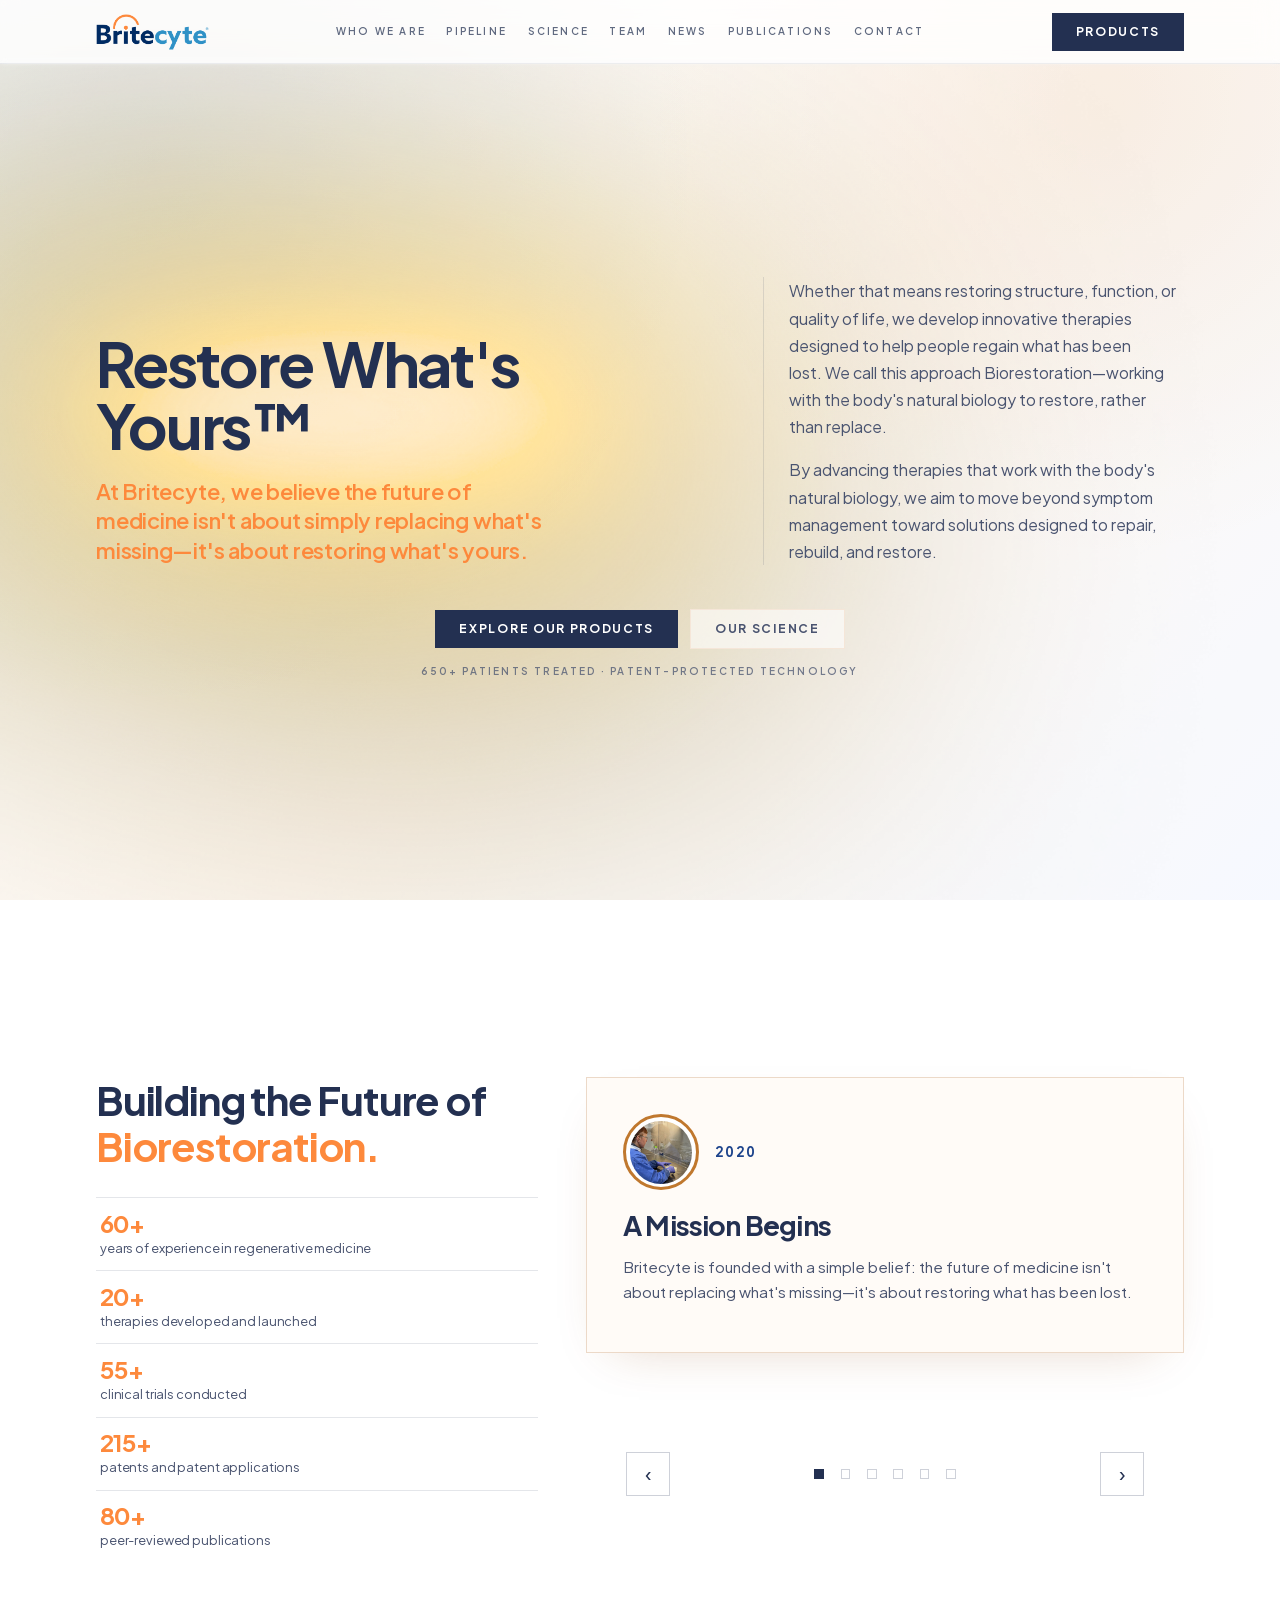
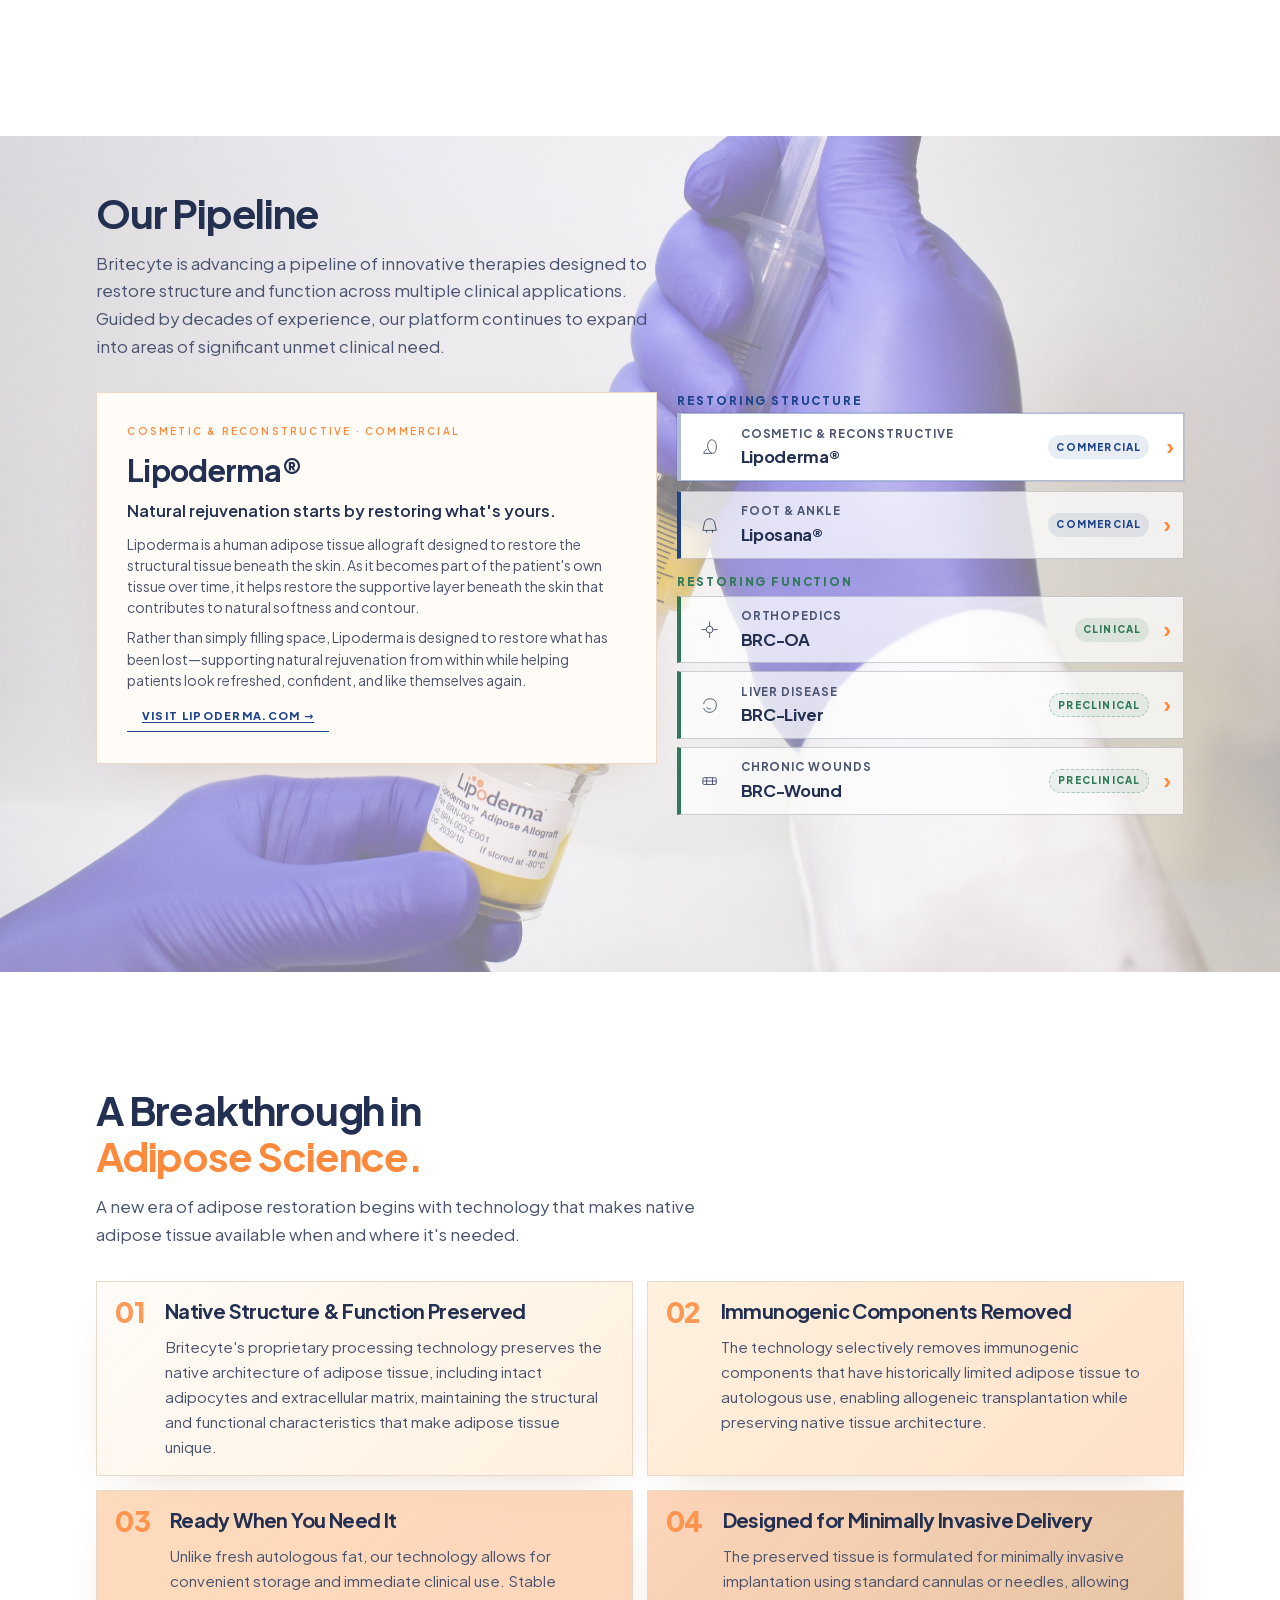
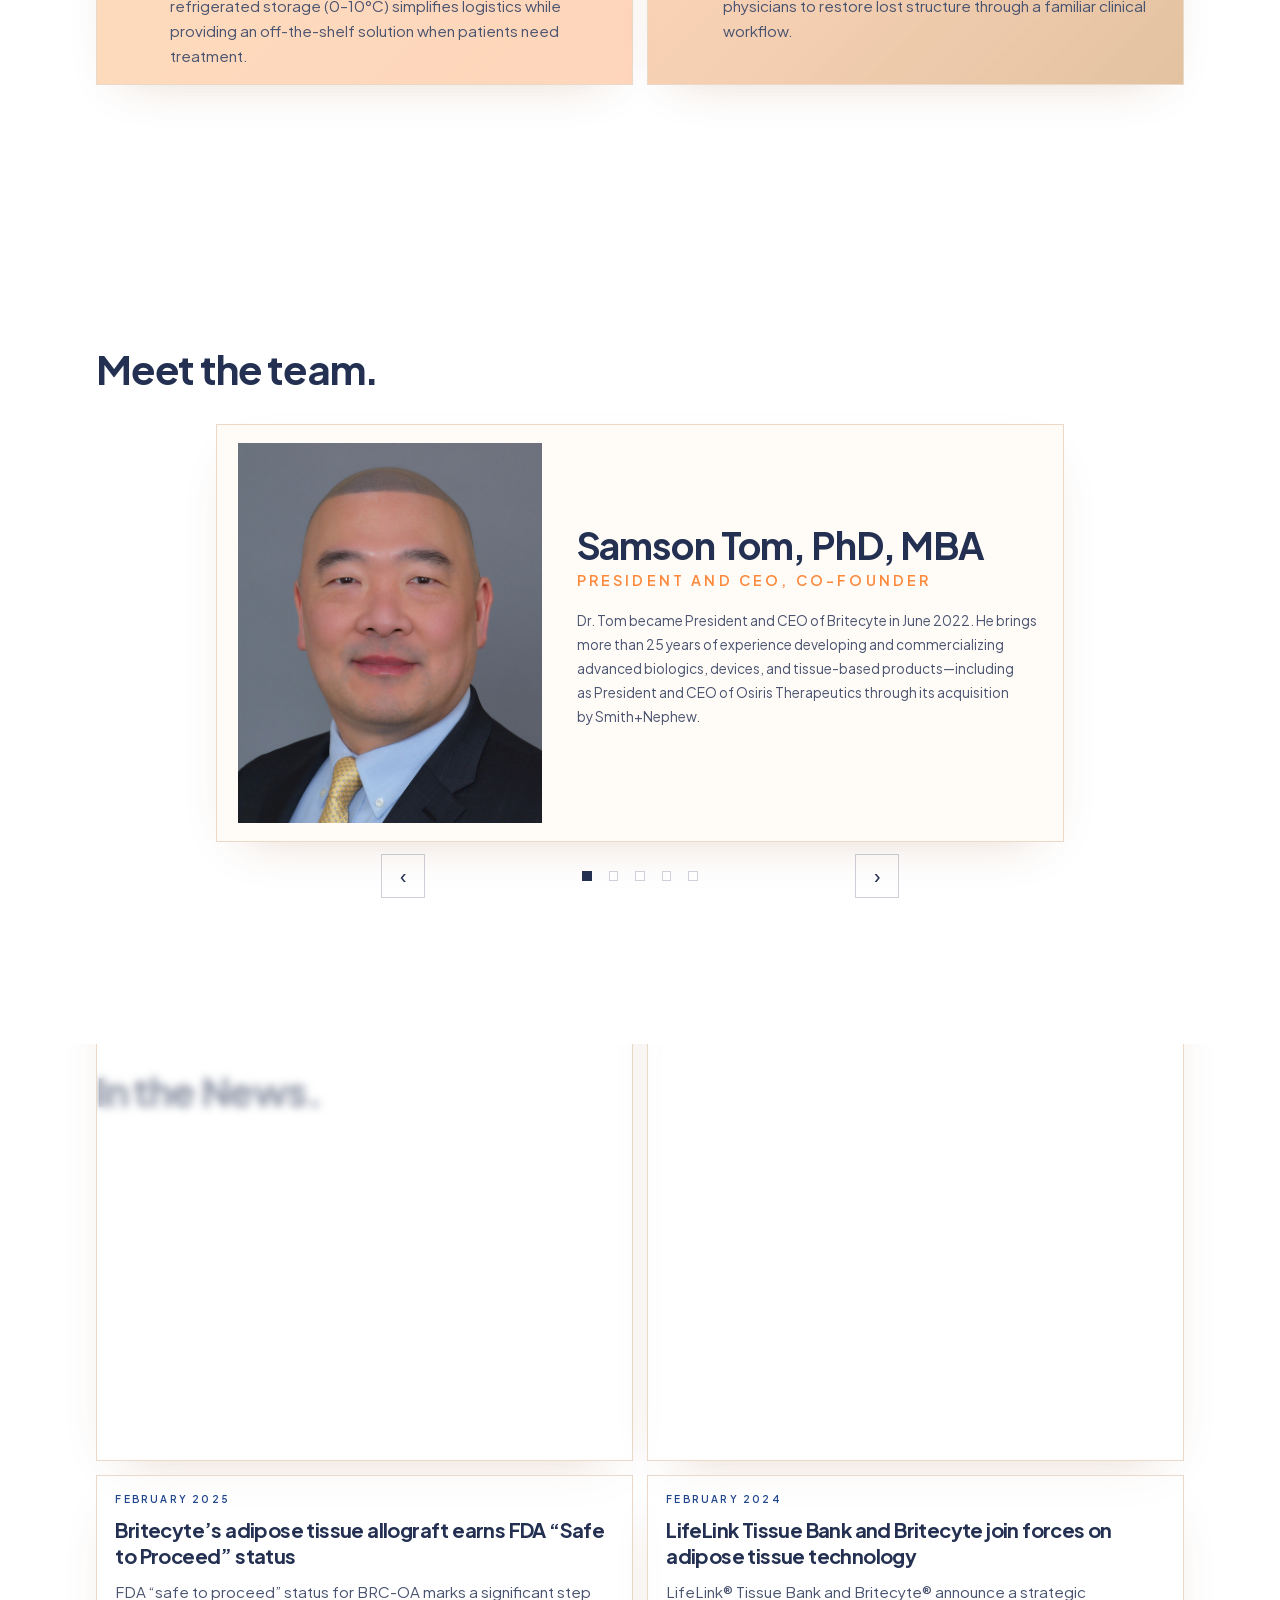
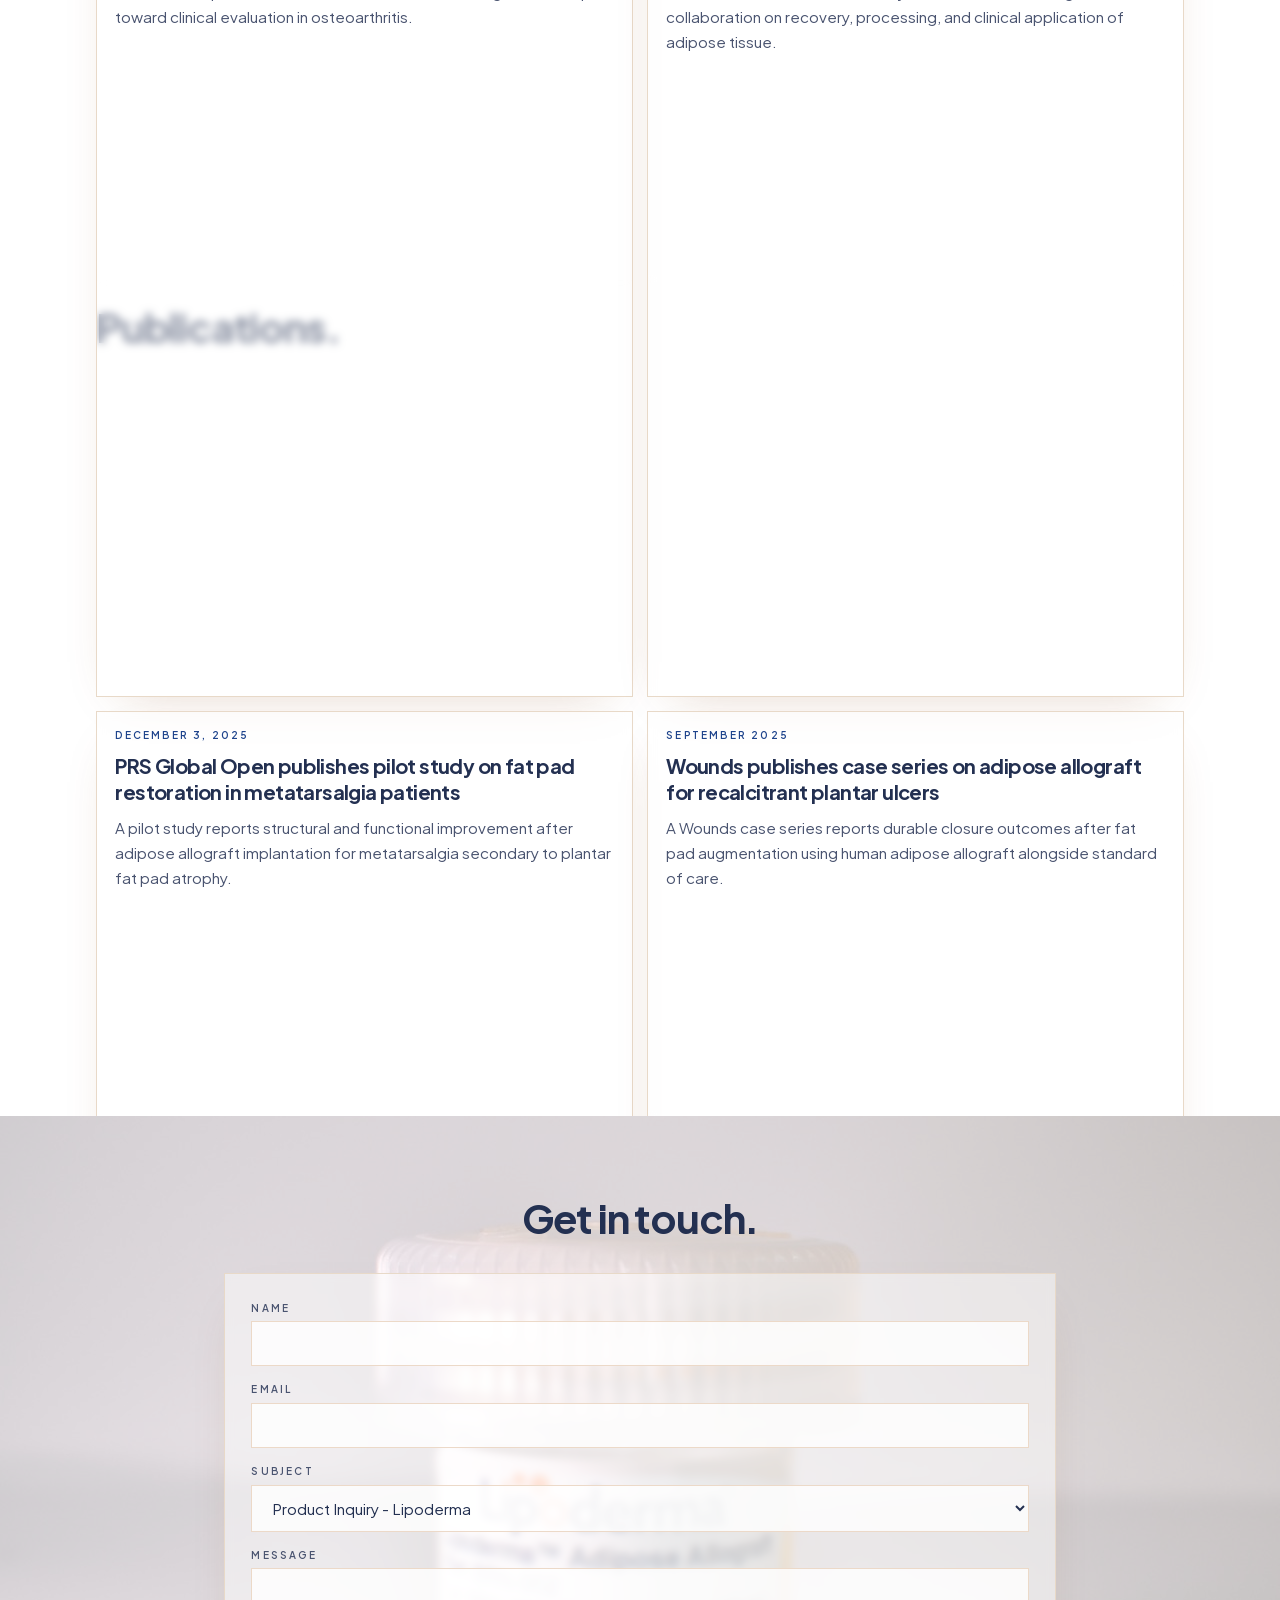
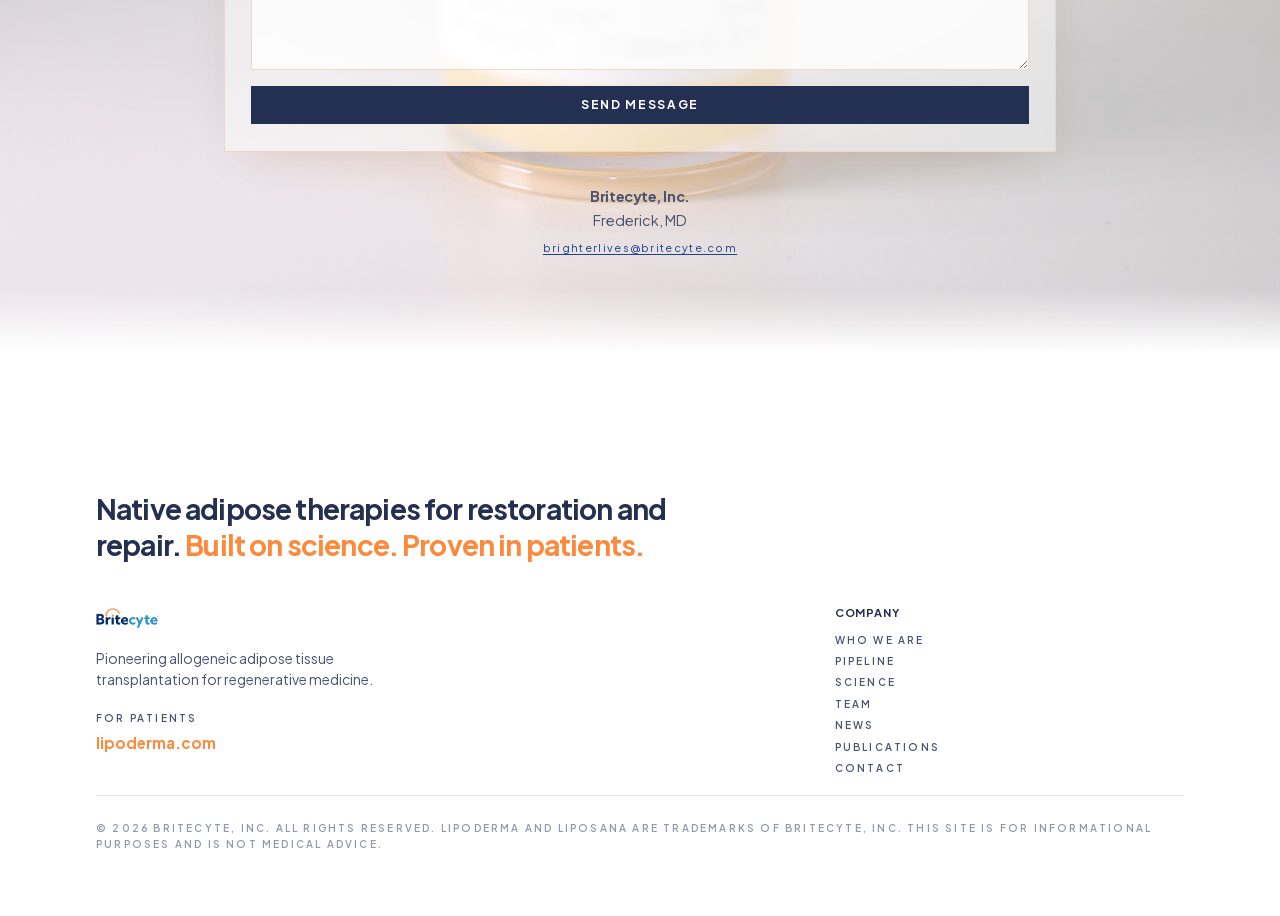
<file: index.html>
<!DOCTYPE html>
<html lang="en">
<head>
  <meta charset="utf-8" />
  <meta name="viewport" content="width=device-width, initial-scale=1" />
  <title>Britecyte — Biorestoration Therapies</title>
  <link rel="icon" href="/favicon.ico" sizes="32x32" />
  <link rel="icon" href="/assets/logos/britecyte-favicon.png" type="image/png" />
  <link rel="apple-touch-icon" href="/assets/logos/britecyte-favicon.png" />
  <meta name="description" content="Britecyte develops innovative therapies designed to restore structure, function, and quality of life by working with the body's natural biology." />
  <meta property="og:type" content="website" />
  <meta property="og:site_name" content="Britecyte" />
  <meta property="og:title" content="Britecyte—Biorestoration Therapies" />
  <meta property="og:description" content="Britecyte develops innovative therapies designed to restore structure, function, and quality of life by working with the body's natural biology." />
  <meta property="og:url" content="https://britecyte.com/" />
  <meta property="og:image" content="https://britecyte.com/assets/products/og-withdrawal-syringe.jpg" />
  <meta property="og:image:width" content="1200" />
  <meta property="og:image:height" content="630" />
  <meta property="og:image:alt" content="Blue-gloved hands withdrawing Lipoderma adipose allograft from a jar into a syringe" />
  <meta name="twitter:card" content="summary_large_image" />
  <meta name="twitter:title" content="Britecyte—Biorestoration Therapies" />
  <meta name="twitter:description" content="Britecyte develops innovative therapies designed to restore structure, function, and quality of life by working with the body's natural biology." />
  <meta name="twitter:image" content="https://britecyte.com/assets/products/og-withdrawal-syringe.jpg" />
  <link rel="preload" as="image" href="assets/logos/britecyte-logo.png" />
  <link rel="stylesheet" href="css/styles.css?v=20261023v" />
  <link rel="stylesheet" href="css/hybrid-home.css?v=20261023s" />
</head>
<body>
  <div class="site-surface">
    <header class="site-header" id="site-header">
      <div class="site-header-inner">
        <a href="#hero" class="site-logo" aria-label="Britecyte home">
          <img src="assets/logos/britecyte-logo.png" alt="Britecyte" width="140" height="45" />
        </a>
        <nav class="site-nav microtype" aria-label="Primary">
          <a href="#about">Who We Are</a>
          <a href="#pipeline">Pipeline</a>
          <a href="#platform">Science</a>
          <a href="#team">Team</a>
          <a href="#news">News</a>
          <a href="#publications">Publications</a>
          <a href="#contact">Contact</a>
        </nav>
        <div class="site-header-actions">
          <a href="#pipeline" class="btn btn-primary">Products</a>
          <button type="button" class="menu-toggle" aria-label="Toggle menu" aria-expanded="false" data-menu-toggle>
            <svg width="24" height="24" viewBox="0 0 24 24" fill="none" stroke="currentColor" stroke-width="1.5" aria-hidden="true">
              <path class="menu-icon-path" d="M4 6h16M4 12h16M4 18h16" />
            </svg>
          </button>
        </div>
      </div>
    </header>

    <main class="site-main">
      <!-- Hero -->
      <section id="hero" class="hero section-motif-host" data-section="hero" data-motif-key="hero">
        <div class="hero-grid">
          <div class="hero-copy reveal">
            <h1 class="hero-headline font-display">
              Restore What's Yours™<br />
              <span class="hero-belief">At Britecyte, we believe the future of medicine isn't about simply replacing what's missing—it's about restoring what's yours.</span>
            </h1>
            <div class="hero-lede">
              <p>Whether that means restoring structure, function, or quality of life, we develop innovative therapies designed to help people regain what has been lost. We call this approach Biorestoration—working with the body's natural biology to restore, rather than replace.</p>
              <p>By advancing therapies that work with the body's natural biology, we aim to move beyond symptom management toward solutions designed to repair, rebuild, and restore.</p>
            </div>
            <div class="hero-cta-row">
              <a href="#pipeline" class="btn btn-primary">Explore Our Products</a>
              <a href="#platform" class="btn btn-ghost">Our Science</a>
            </div>
            <p class="microtype hero-byline">650+ patients treated · Patent-protected technology</p>
          </div>
        </div>
      </section>

      <!-- Who We Are: journey carousel + proof stats -->
      <section id="about" class="section section-cream section-motif-host" data-section="about" data-motif-key="about">
        <div class="container">
          <div class="about-stage reveal">
            <div class="about-aside">
              <h2 class="section-title font-display">
                Building the Future of<br />
                <span class="text-bronze-deep">Biorestoration.</span>
              </h2>
              <ul class="about-stats proof-stats" aria-label="Britecyte experience and proof points">
                <li><strong class="font-display">60+</strong><span class="proof-stat-line">years of experience in regenerative medicine</span></li>
                <li><strong class="font-display">20+</strong><span class="proof-stat-line">therapies developed and launched</span></li>
                <li><strong class="font-display">55+</strong><span class="proof-stat-line">clinical trials conducted</span></li>
                <li><strong class="font-display">215+</strong><span class="proof-stat-line">patents and patent applications</span></li>
                <li><strong class="font-display">80+</strong><span class="proof-stat-line">peer-reviewed publications</span></li>
              </ul>
            </div>

            <div class="journey-carousel" data-journey-carousel>
              <div class="journey-slides" aria-live="polite" aria-label="Britecyte journey">
                <article class="journey-slide is-active" data-journey-slide>
                  <div class="journey-slide-top">
                    <span class="journey-photo journey-photo--lab"><img src="assets/journey/alla-lab-2020.png" alt="" /></span>
                    <span class="journey-year">2020</span>
                  </div>
                  <h3 class="font-display">A Mission Begins</h3>
                  <p>Britecyte is founded with a simple belief: the future of medicine isn't about replacing what's missing—it's about restoring what has been lost.</p>
                </article>
                <article class="journey-slide" data-journey-slide>
                  <div class="journey-slide-top">
                    <span class="journey-photo journey-photo--contain journey-photo--mscrf"><img src="assets/logos/mscrf-logo.png" alt="" /></span>
                    <span class="journey-year">2022</span>
                  </div>
                  <h3 class="font-display">Turning Vision into Innovation</h3>
                  <p>Building on that mission, Britecyte develops its proprietary adipose tissue technology platform, opening new possibilities for restoring structure and function across a broad range of clinical applications.</p>
                  <p>The Maryland Stem Cell Research Fund (MSCRF) awards Britecyte a grant supporting development of a therapy for liver fibrosis.</p>
                </article>
                <article class="journey-slide" data-journey-slide>
                  <div class="journey-slide-top">
                    <span class="journey-photo journey-photo--contain"><img src="assets/logos/liposana-logo.png" alt="" /></span>
                    <span class="journey-year">2023</span>
                  </div>
                  <h3 class="font-display">From Research to Patients</h3>
                  <p>Liposana® becomes Britecyte's first commercial product, helping restore cushioning and protection to the underlying structures of the foot for patients with fat pad loss and other soft tissue deficiencies that cause pain and chronic ulceration.</p>
                </article>
                <article class="journey-slide" data-journey-slide>
                  <div class="journey-slide-top">
                    <span class="journey-photo journey-photo--contain"><img src="assets/logos/lipoderma-logo.svg" alt="" /></span>
                    <span class="journey-year">2024</span>
                  </div>
                  <h3 class="font-display">Expanding into Aesthetics</h3>
                  <p>Building on the same platform technology, Lipoderma® is introduced to naturally restore the structural tissue beneath the skin that helps maintain the face's soft, natural contours and youthful appearance.</p>
                </article>
                <article class="journey-slide" data-journey-slide>
                  <div class="journey-slide-top">
                    <span class="journey-photo"><img src="assets/products/withdrawal-syringe.jpg" alt="" /></span>
                    <span class="journey-year">2025</span>
                  </div>
                  <h3 class="font-display">Continuing to Advance</h3>
                  <p>Clinical research expands with FDA Investigational New Drug (IND) clearance and the launch of a MSCRF-supported osteoarthritis clinical trial.</p>
                </article>
                <article class="journey-slide" data-journey-slide>
                  <div class="journey-slide-top">
                    <span class="journey-photo"><img src="assets/products/hand-vial-wide.png" alt="" /></span>
                    <span class="journey-year">2026</span>
                  </div>
                  <h3 class="font-display">Platform Technology Patented</h3>
                  <p>Britecyte reaches another milestone as the U.S. Patent and Trademark Office (USPTO) awards its first two patents covering the company's adipose tissue platform technology.</p>
                </article>
              </div>
              <div class="journey-controls">
                <button type="button" class="journey-arrow" data-journey-prev aria-label="Previous milestone">‹</button>
                <div class="journey-dots" data-journey-dots></div>
                <button type="button" class="journey-arrow" data-journey-next aria-label="Next milestone">›</button>
              </div>
            </div>
          </div>
        </div>
      </section>

      <!-- Pipeline: interactive map -->
      <section id="pipeline" class="section section-motif-host products-section section-with-photo" data-section="pipeline" data-motif-key="products">
        <div class="products-bg" aria-hidden="true">
          <div class="products-bg-frame">
            <img src="assets/products/withdrawal-syringe.jpg" alt="" class="products-bg-photo" width="2400" height="2084" />
          </div>
        </div>
        <div class="container">
          <div class="section-header reveal">
            <h2 class="section-title font-display">Our Pipeline</h2>
            <p class="section-intro">Britecyte is advancing a pipeline of innovative therapies designed to restore structure and function across multiple clinical applications. Guided by decades of experience, our platform continues to expand into areas of significant unmet clinical need.</p>
          </div>

          <div class="pipe-map reveal reveal-delay-1" data-pipe-map>
            <div class="pipe-detail" data-pipe-detail aria-live="polite">
              <!-- Filled by js/pipeline-map.js -->
            </div>
            <div class="pipe-map-controls">
              <div class="pipe-map-branches">
                <div class="pipe-branch pipe-branch--structure">
                  <div class="pipe-branch-head">
                    <p class="pipe-branch-kicker">Restoring Structure</p>
                  </div>
                  <div class="pipe-branch-cards">
                    <button type="button" class="pipe-node is-active" data-pipe-node="lipoderma" aria-pressed="true"><span class="pipe-node-icon" aria-hidden="true"><svg viewBox="0 0 48 48" fill="none"><path d="M28 10c-4 0-8 5-8 12 0 8 5 16 10 16s8-6 8-14c0-8-4-14-10-14Z" stroke="currentColor" stroke-width="1.6"/><path d="M18 30c-3 1-6 4-6 8h16" stroke="currentColor" stroke-width="1.6" stroke-linecap="round"/></svg></span><span class="pipe-node-copy"><span class="pipe-node-area">Cosmetic &amp; Reconstructive</span><span class="pipe-node-name">Lipoderma®</span></span><span class="pipe-node-stage pipe-node-stage--commercial">Commercial</span></button>
                    <button type="button" class="pipe-node" data-pipe-node="liposana" aria-pressed="false"><span class="pipe-node-icon" aria-hidden="true"><svg viewBox="0 0 48 48" fill="none"><path d="M14 18c4-8 16-8 20 0l4 18H10l4-18Z" stroke="currentColor" stroke-width="1.6"/><path d="M18 36v4M30 36v4" stroke="currentColor" stroke-width="1.6" stroke-linecap="round"/></svg></span><span class="pipe-node-copy"><span class="pipe-node-area">Foot &amp; Ankle</span><span class="pipe-node-name">Liposana®</span></span><span class="pipe-node-stage pipe-node-stage--commercial">Commercial</span></button>
                  </div>
                </div>
                <div class="pipe-branch pipe-branch--function">
                  <div class="pipe-branch-head"><p class="pipe-branch-kicker">Restoring Function</p></div>
                  <div class="pipe-branch-cards">
                    <button type="button" class="pipe-node" data-pipe-node="brc-oa" aria-pressed="false"><span class="pipe-node-icon" aria-hidden="true"><svg viewBox="0 0 48 48" fill="none"><circle cx="24" cy="24" r="7" stroke="currentColor" stroke-width="1.6"/><path d="M24 8v9M24 31v9M8 24h9M31 24h9" stroke="currentColor" stroke-width="1.6" stroke-linecap="round"/></svg></span><span class="pipe-node-copy"><span class="pipe-node-area">Orthopedics</span><span class="pipe-node-name">BRC-OA</span></span><span class="pipe-node-stage pipe-node-stage--clinical">Clinical</span></button>
                    <button type="button" class="pipe-node" data-pipe-node="brc-liver" aria-pressed="false"><span class="pipe-node-icon" aria-hidden="true"><svg viewBox="0 0 48 48" fill="none"><path d="M12 20c0-6 6-10 14-10s12 6 12 12c0 10-6 16-14 16-6 0-10-3-12-8" stroke="currentColor" stroke-width="1.6" stroke-linecap="round"/><path d="M18 28c2 2 5 3 8 3" stroke="currentColor" stroke-width="1.6" stroke-linecap="round"/></svg></span><span class="pipe-node-copy"><span class="pipe-node-area">Liver Disease</span><span class="pipe-node-name">BRC-Liver</span></span><span class="pipe-node-stage pipe-node-stage--preclinical">Preclinical</span></button>
                    <button type="button" class="pipe-node" data-pipe-node="brc-wound" aria-pressed="false"><span class="pipe-node-icon" aria-hidden="true"><svg viewBox="0 0 48 48" fill="none"><rect x="10" y="18" width="28" height="14" rx="3" stroke="currentColor" stroke-width="1.6"/><path d="M18 18v14M30 18v14M10 25h28" stroke="currentColor" stroke-width="1.6"/></svg></span><span class="pipe-node-copy"><span class="pipe-node-area">Chronic Wounds</span><span class="pipe-node-name">BRC-Wound</span></span><span class="pipe-node-stage pipe-node-stage--preclinical">Preclinical</span></button>
                  </div>
                </div>
              </div>
            </div>

          </div>
        </div>
      </section>

      <!-- Science: adipose platform pathway -->
      <section id="platform" class="section section-cream section-motif-host" data-section="platform" data-motif-key="platform">
        <div class="container">
          <div class="section-header reveal">
            <h2 class="section-title font-display">A Breakthrough in <span class="text-bronze-deep">Adipose Science.</span></h2>
            <p class="section-intro platform-intro">A new era of adipose restoration begins with technology that makes native adipose tissue available when and where it's needed.</p>
          </div>

          <ol class="pathway-grid reveal reveal-delay-1" aria-label="Britecyte technology pathway">
            <li class="pathway-step pathway-step--1 surface surface-lg">
              <span class="pathway-num font-display" aria-hidden="true">01</span>
              <div>
                <h3 class="pathway-title font-display">Native Structure &amp; Function Preserved</h3>
                <p class="pathway-body">Britecyte's proprietary processing technology preserves the native architecture of adipose tissue, including intact adipocytes and extracellular matrix, maintaining the structural and functional characteristics that make adipose tissue unique.</p>
              </div>
            </li>
            <li class="pathway-step pathway-step--2 surface surface-lg">
              <span class="pathway-num font-display" aria-hidden="true">02</span>
              <div>
                <h3 class="pathway-title font-display">Immunogenic Components Removed</h3>
                <p class="pathway-body">The technology selectively removes immunogenic components that have historically limited adipose tissue to autologous use, enabling allogeneic transplantation while preserving native tissue architecture.</p>
              </div>
            </li>
            <li class="pathway-step pathway-step--3 surface surface-lg">
              <span class="pathway-num font-display" aria-hidden="true">03</span>
              <div>
                <h3 class="pathway-title font-display">Ready When You Need It</h3>
                <p class="pathway-body">Unlike fresh autologous fat, our technology allows for convenient storage and immediate clinical use. Stable refrigerated storage (0–10°C) simplifies logistics while providing an off-the-shelf solution when patients need treatment.</p>
              </div>
            </li>
            <li class="pathway-step pathway-step--4 surface surface-lg">
              <span class="pathway-num font-display" aria-hidden="true">04</span>
              <div>
                <h3 class="pathway-title font-display">Designed for Minimally Invasive Delivery</h3>
                <p class="pathway-body">The preserved tissue is formulated for minimally invasive implantation using standard cannulas or needles, allowing physicians to restore lost structure through a familiar clinical workflow.</p>
              </div>
            </li>
          </ol>
        </div>
      </section>

      <!-- Team -->
      <section id="team" class="section" data-section="team">
        <div class="container">
          <div class="section-header reveal"><h2 class="section-title font-display">Meet the team.</h2></div>
          <div class="team-data" data-team-data hidden>
              <template data-leader="0" data-photo="assets/team/samson-tom.jpg" data-alt="Portrait of Samson Tom">
                <span class="type-sr">Samson Tom, PhD, MBA</span><span class="type-sr"> President and CEO, Co-Founder</span>
                <div class="team-data-bio"><p>Dr. Tom became President and CEO of Britecyte in June 2022. He brings more than 25 years of experience developing and commercializing advanced biologics, devices, and tissue-based products—including as President and CEO of Osiris Therapeutics through its acquisition by Smith+Nephew.</p></div>
              </template>
              <template data-leader="1" data-photo="assets/team/alla-danilkovitch.jpg" data-alt="Portrait of Alla Danilkovitch">
                <span class="type-sr">Alla Danilkovitch, PhD</span><span class="type-sr"> Founder and Chief Scientific Officer</span>
                <div class="team-data-bio"><p>Dr. Danilkovitch founded Britecyte in 2020 and leads its scientific vision in regenerative medicine. At Osiris Therapeutics she helped develop Prochymal®, BIO4™, Cartiform®, Grafix®, and Stravix™—with 30+ years of experience, 55 patents, and 60 publications across academia, government, and industry.</p></div>
              </template>
              <template data-leader="2" data-photo="assets/team/molly-saunders.jpg" data-alt="Portrait of Molly Saunders">
                <span class="type-sr">Molly Saunders</span><span class="type-sr"> VP, Customer Engagement</span>
                <div class="team-data-bio"><p>Molly Saunders joined Britecyte in January 2024. Previously Senior Manager of Clinical Operations at Osiris Therapeutics, she managed multi-center tissue-based studies and co-authored publications supporting market access and reimbursement before consulting in life sciences at Alvarez & Marsal.</p></div>
              </template>
              <template data-leader="3" data-photo="assets/team/lisa-rodemann.jpg" data-alt="Portrait of Lisa Rodemann">
                <span class="type-sr">Lisa Rodemann</span><span class="type-sr"> Director, Customer Experience</span>
                <div class="team-data-bio"><p>Lisa Rodemann joined Britecyte in January 2026. She spent 25 years at Osiris Therapeutics and Smith+Nephew across Human Resources, Clinical Programs, Marketing, and project management—including Advanced Wound Care and white-glove support for key accounts during the pandemic.</p></div>
              </template>
              <template data-leader="4" data-photo="assets/team/peter-friedli.jpg" data-alt="Portrait of Peter Friedli">
                <span class="type-sr">Peter Friedli</span><span class="type-sr"> Chairman and Co-Founder</span>
                <div class="team-data-bio"><p>Peter Friedli has led Swiss venture capital firm Friedli Corporate Finance AG since 1986, investing in more than 170 high-tech and biotechnology companies. He co-founded and chaired Osiris Therapeutics and was its major shareholder.</p></div>
              </template>
          </div>
          <div class="team-stage reveal reveal-delay-1">
          <div class="team-feature surface" data-team-spotlight>
            <div class="team-feature-photo"><img data-spot-img src="" alt="" /></div>
            <div class="team-feature-copy">
              <h3 class="team-feature-name font-display" data-spot-name></h3>
              <p class="team-feature-role microtype" data-spot-role></p>
              <div class="team-feature-bio" data-spot-bio></div>
            </div>
          </div>
          <div class="team-controls">
            <button type="button" class="team-arrow" data-team-prev aria-label="Previous team member">&#8249;</button>
            <div class="team-dots" data-team-dots></div>
            <button type="button" class="team-arrow" data-team-next aria-label="Next team member">&#8250;</button>
          </div>
          </div>
        </div>
      </section>

      <!-- News -->
      <section id="news" class="section section-cream section-motif-host" data-section="news" data-motif-key="news">
        <div class="container">
          <div class="section-header reveal">
            <h2 class="section-title font-display">In the News.</h2>
          </div>
          <div class="news-split reveal reveal-delay-1" data-news-split="news"></div>
        </div>
      </section>

      <!-- Publications -->
      <section id="publications" class="section section-motif-host" data-section="publications">
        <div class="container">
          <div class="section-header reveal">
            <h2 class="section-title font-display">Publications.</h2>
          </div>
          <div class="news-split reveal reveal-delay-1" data-news-split="publication"></div>
        </div>
      </section>

      <!-- Contact -->
      <section id="contact" class="section section-motif-host section-with-photo" data-section="contact" data-motif-key="contact">
        <div class="products-bg" aria-hidden="true">
          <div class="products-bg-frame">
            <img src="assets/products/lipoderma-10cc-jar-45.jpg" alt="" class="products-bg-photo" width="1280" height="1600" />
          </div>
        </div>
        <div class="container">
          <div class="contact-block reveal">
            <h2 class="section-title font-display">Get in touch.</h2>
            <form class="contact-form surface surface-lg" data-contact-form action="https://www.launchpad.lipoderma.com/website-contact" method="POST">
              <input type="hidden" name="_subject" value="Britecyte website contact form" />
              <input type="hidden" name="_template" value="table" />
              <input type="hidden" name="_url" value="https://britecyte.com/" />
              <input type="hidden" name="_captcha" value="false" />
              <div class="form-row">
                <label class="form-label microtype" for="contact-name">Name</label>
                <input type="text" id="contact-name" name="name" required class="form-input" autocomplete="name" />
              </div>
              <div class="form-row">
                <label class="form-label microtype" for="contact-email">Email</label>
                <input type="email" id="contact-email" name="email" required class="form-input" autocomplete="email" />
              </div>
              <div class="form-row">
                <label class="form-label microtype" for="contact-subject">Subject</label>
                <select id="contact-subject" name="subject" class="form-input">
                  <option value="product-lipoderma">Product Inquiry - Lipoderma</option>
                  <option value="product-liposana">Product Inquiry - Liposana</option>
                  <option value="clinical">Clinical / physician</option>
                  <option value="media">Media</option>
                  <option value="partnership">Partnership</option>
                </select>
              </div>
              <div class="form-row">
                <label class="form-label microtype" for="contact-message">Message</label>
                <textarea id="contact-message" name="message" rows="4" required class="form-input form-textarea"></textarea>
              </div>
              <button type="submit" class="btn btn-primary btn-full">Send message</button>
              <p class="form-success microtype" data-form-success hidden>Thank you—we'll be in touch shortly.</p>
              <p class="form-error microtype" data-form-error hidden>Something went wrong. Please try again or email us directly.</p>
            </form>
            <address class="contact-address">
              <strong class="font-display">Britecyte, Inc.</strong><br />
              Frederick, MD<br />
              <a href="mailto:brighterlives@britecyte.com">brighterlives@britecyte.com</a>
            </address>
          </div>
        </div>
      </section>
    </main>

    <footer class="site-footer section-motif-host" data-motif-key="footer">
      <div class="footer-gradient" aria-hidden="true"></div>
      <div class="container footer-inner">
        <div class="footer-lead">
          <p class="font-display footer-headline">
            Native adipose therapies for restoration and repair.
            <span class="text-bronze-deep">Built on science. Proven in patients.</span>
          </p>
        </div>
        <div class="footer-grid">
          <div class="footer-brand">
            <img src="assets/logos/britecyte-logo.png" alt="Britecyte" width="140" height="45" class="footer-logo" />
            <p class="footer-tagline">Pioneering allogeneic adipose tissue transplantation for regenerative medicine.</p>
            <div class="footer-audience">
              <div class="footer-patients">
                <span class="footer-patients-label microtype">For patients</span>
                <a href="https://lipoderma.com" target="_blank" rel="noopener noreferrer">lipoderma.com</a>
              </div>
            </div>
          </div>
          <nav class="footer-nav microtype" aria-label="Footer">
            <div class="footer-nav-col">
              <span class="footer-nav-heading">Company</span>
              <a href="#about">Who We Are</a>
              <a href="#pipeline">Pipeline</a>
              <a href="#platform">Science</a>
              <a href="#team">Team</a>
              <a href="#news">News</a>
              <a href="#publications">Publications</a>
              <a href="#contact">Contact</a>
            </div>
          </nav>
        </div>
        <p class="footer-disclaimer microtype">
          © <span data-year></span> Britecyte, Inc. All rights reserved. Lipoderma and Liposana are trademarks of Britecyte, Inc. This site is for informational purposes and is not medical advice.
        </p>
      </div>
    </footer>
  </div>
  <nav class="site-nav-mobile microtype" data-mobile-nav aria-label="Mobile">
    <a href="#about">Who We Are</a>
    <a href="#pipeline">Pipeline</a>
    <a href="#platform">Science</a>
    <a href="#team">Team</a>
    <a href="#news">News</a>
    <a href="#publications">Publications</a>
    <a href="#contact">Contact</a>
  </nav>
  <script type="module" src="js/main.js?v=20261023r"></script>
</body>
</html>
</file>
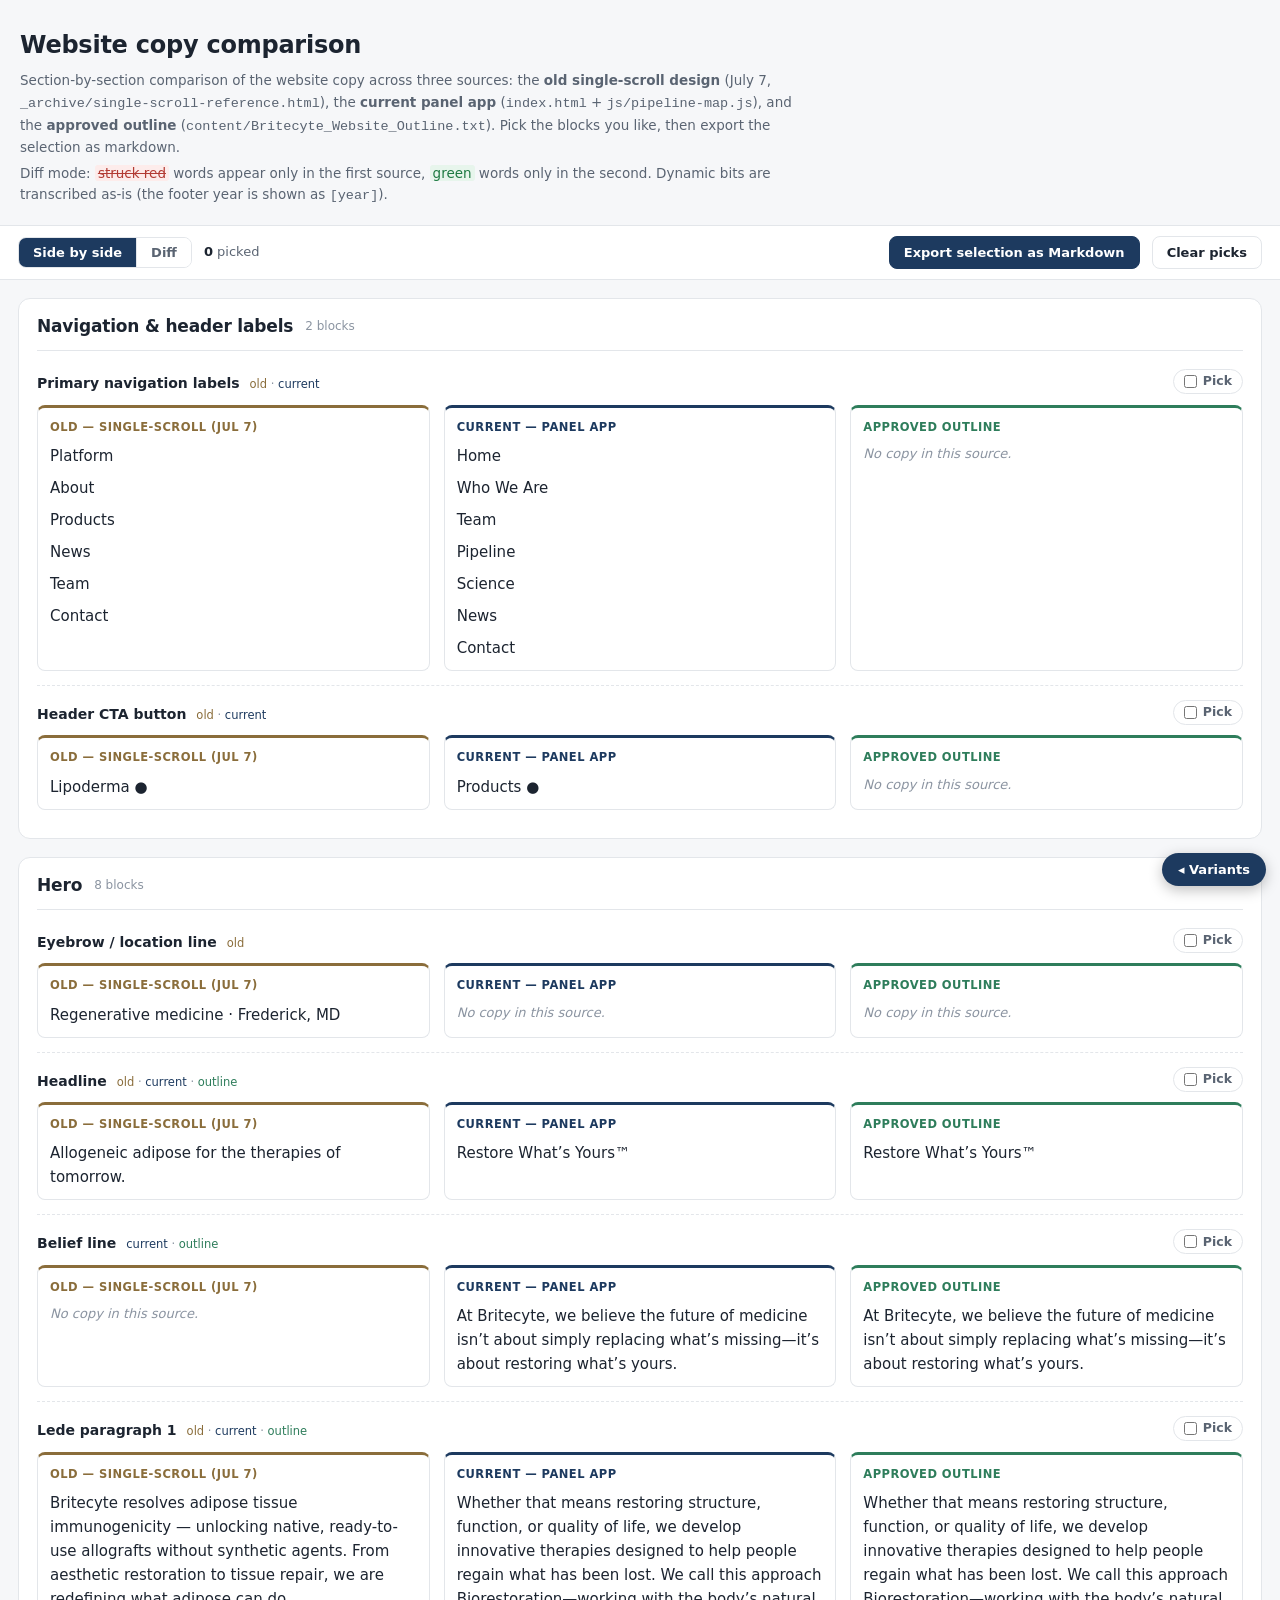
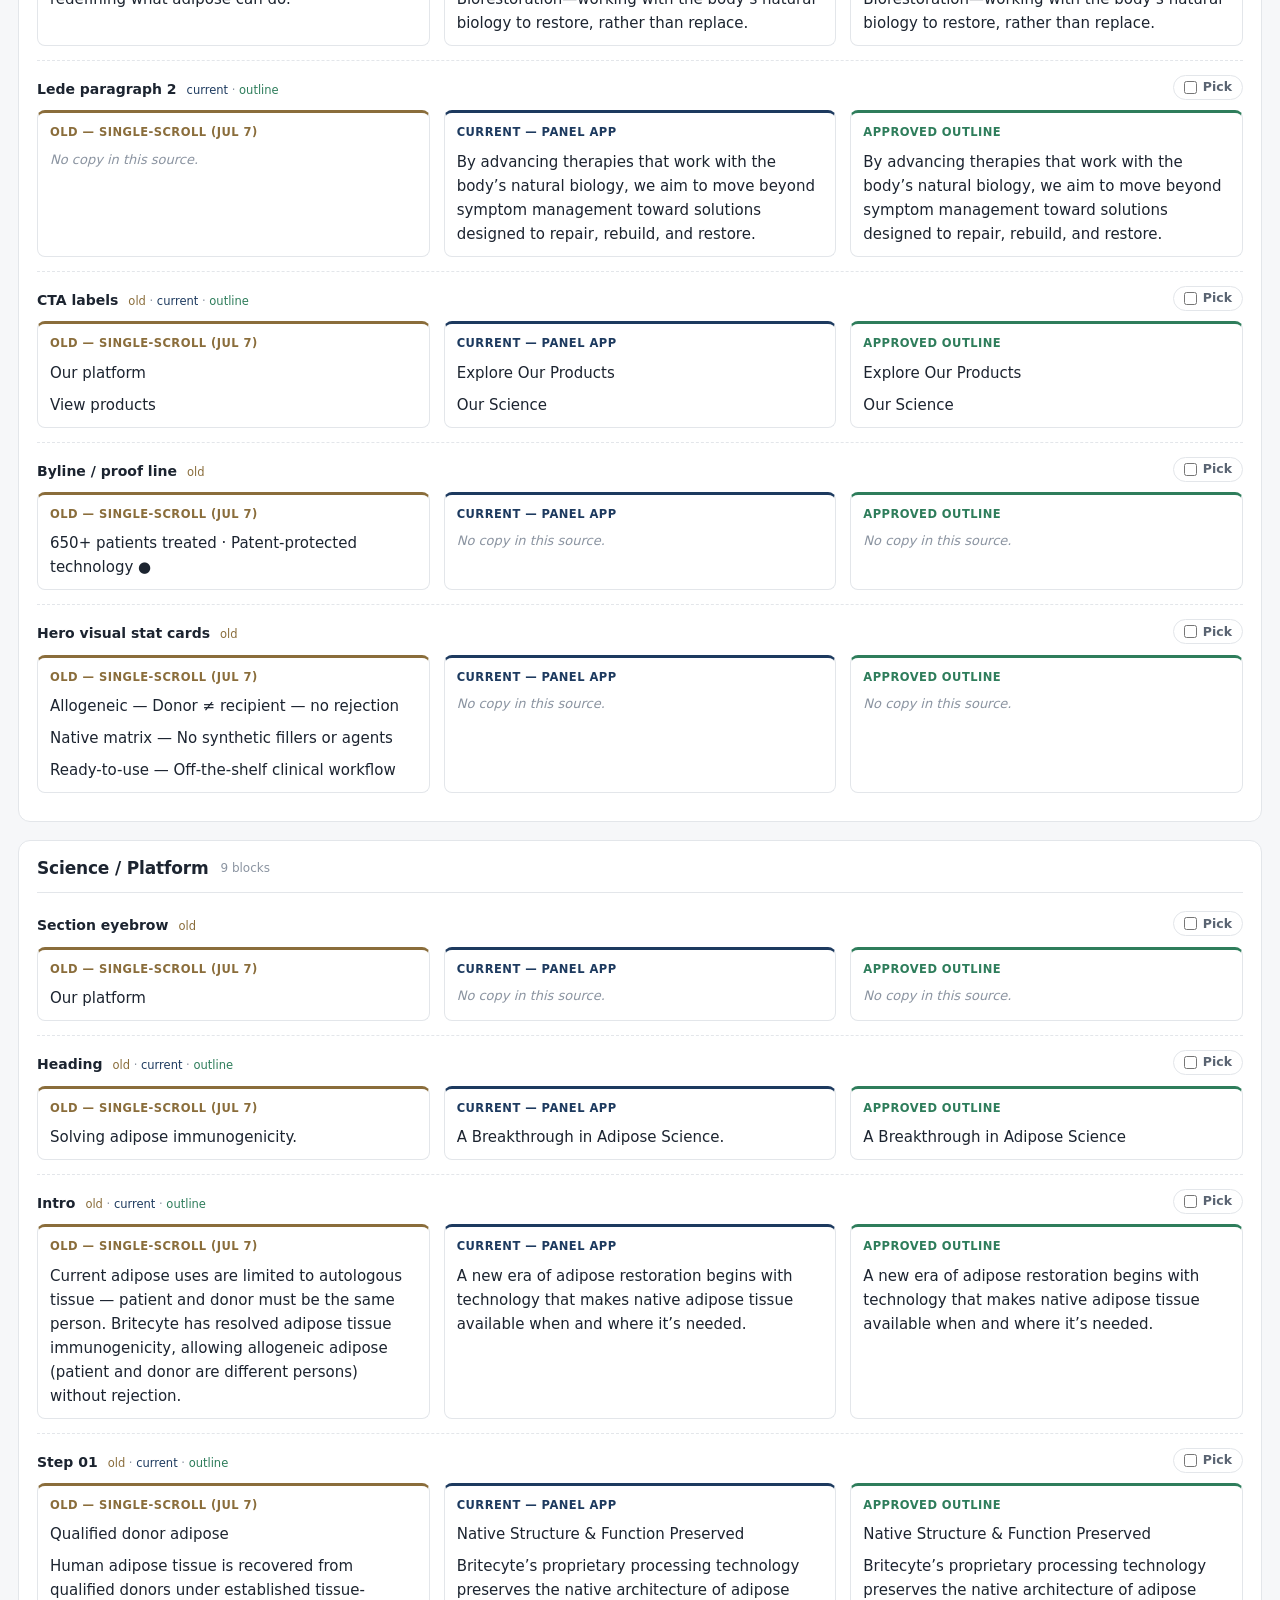
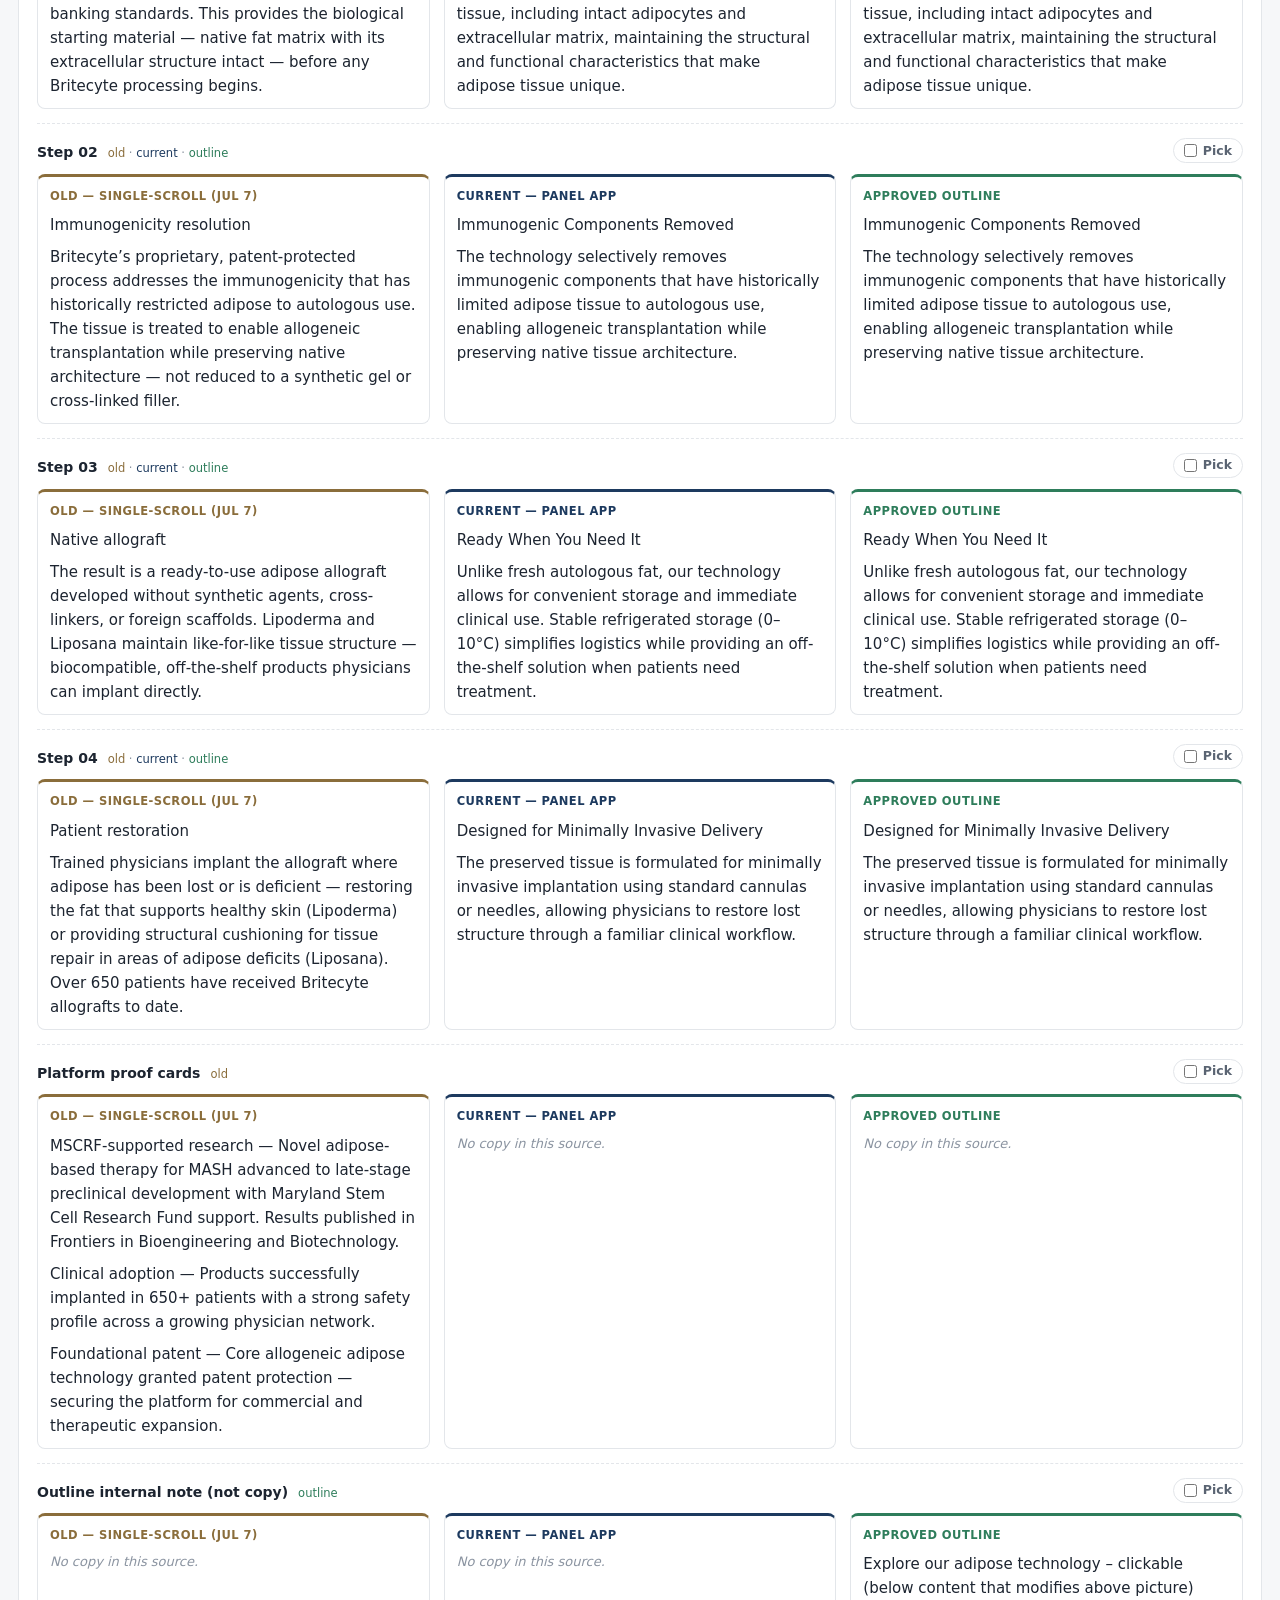
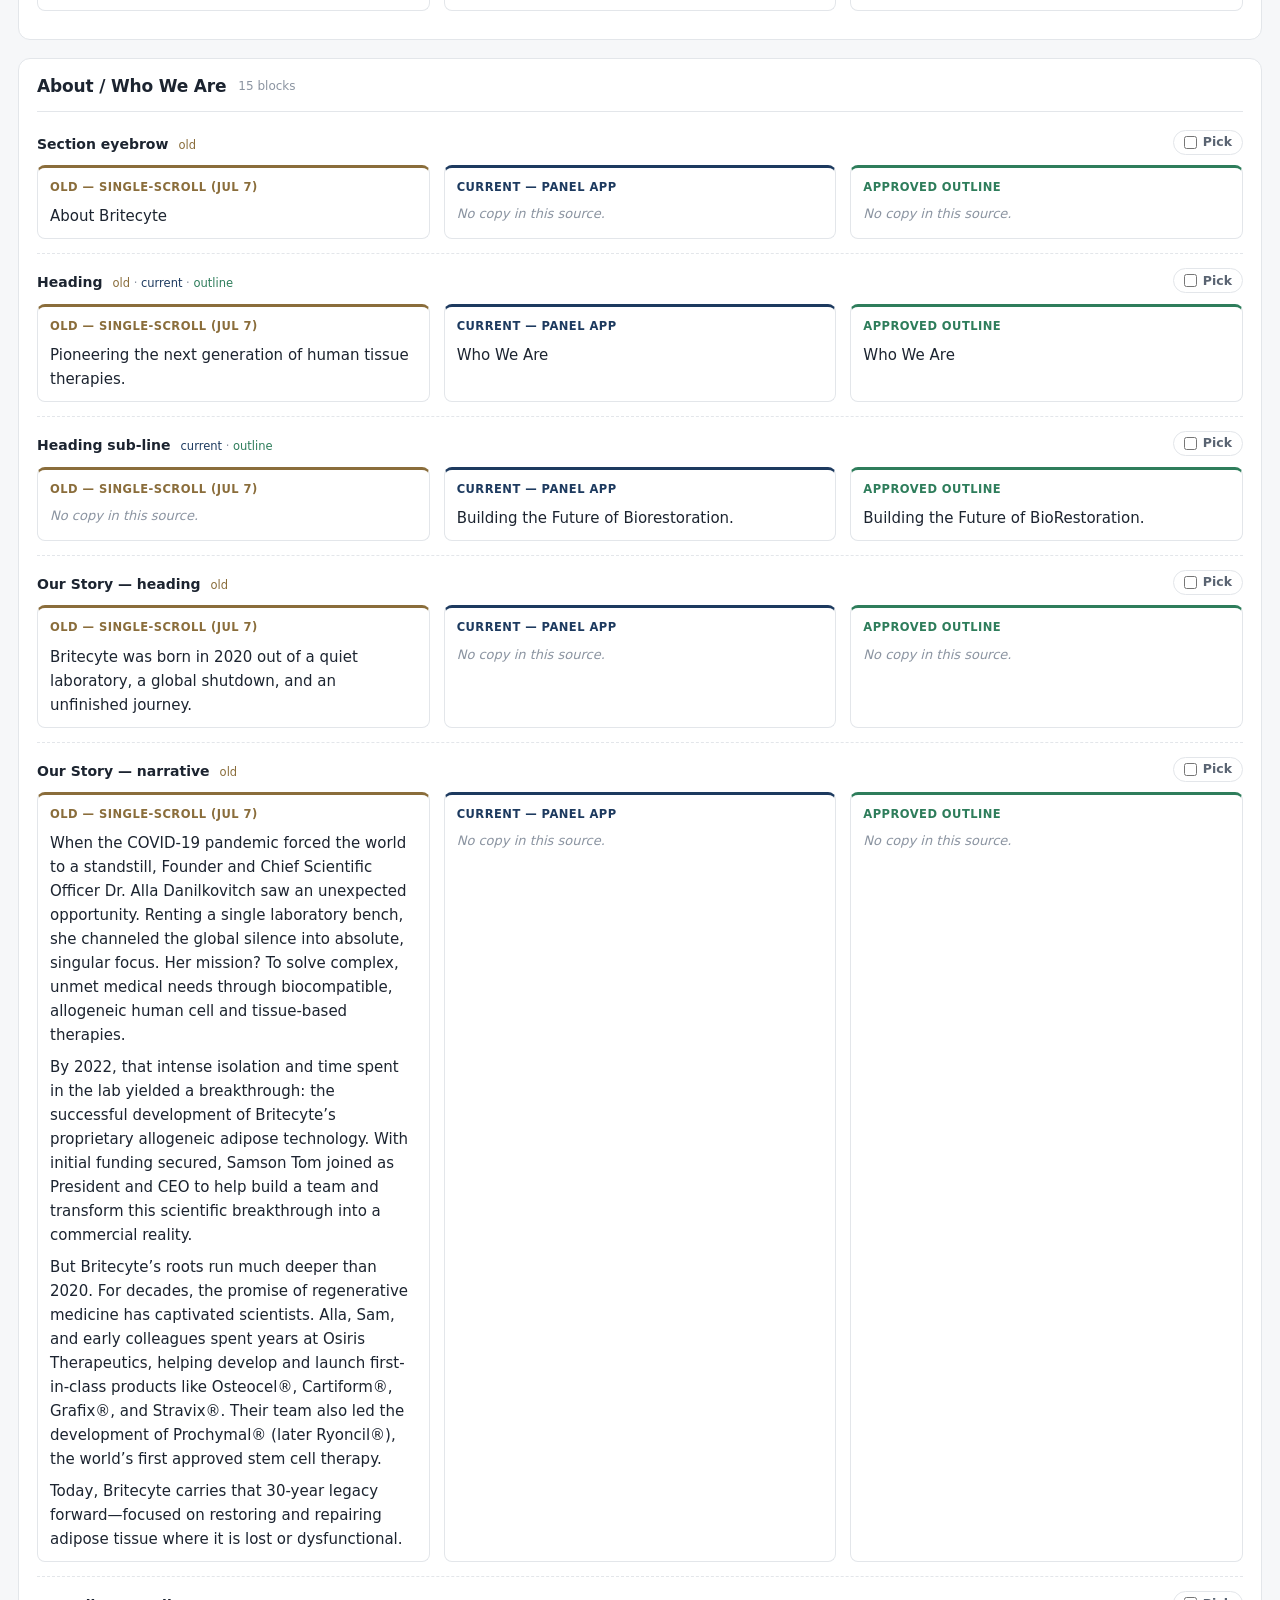
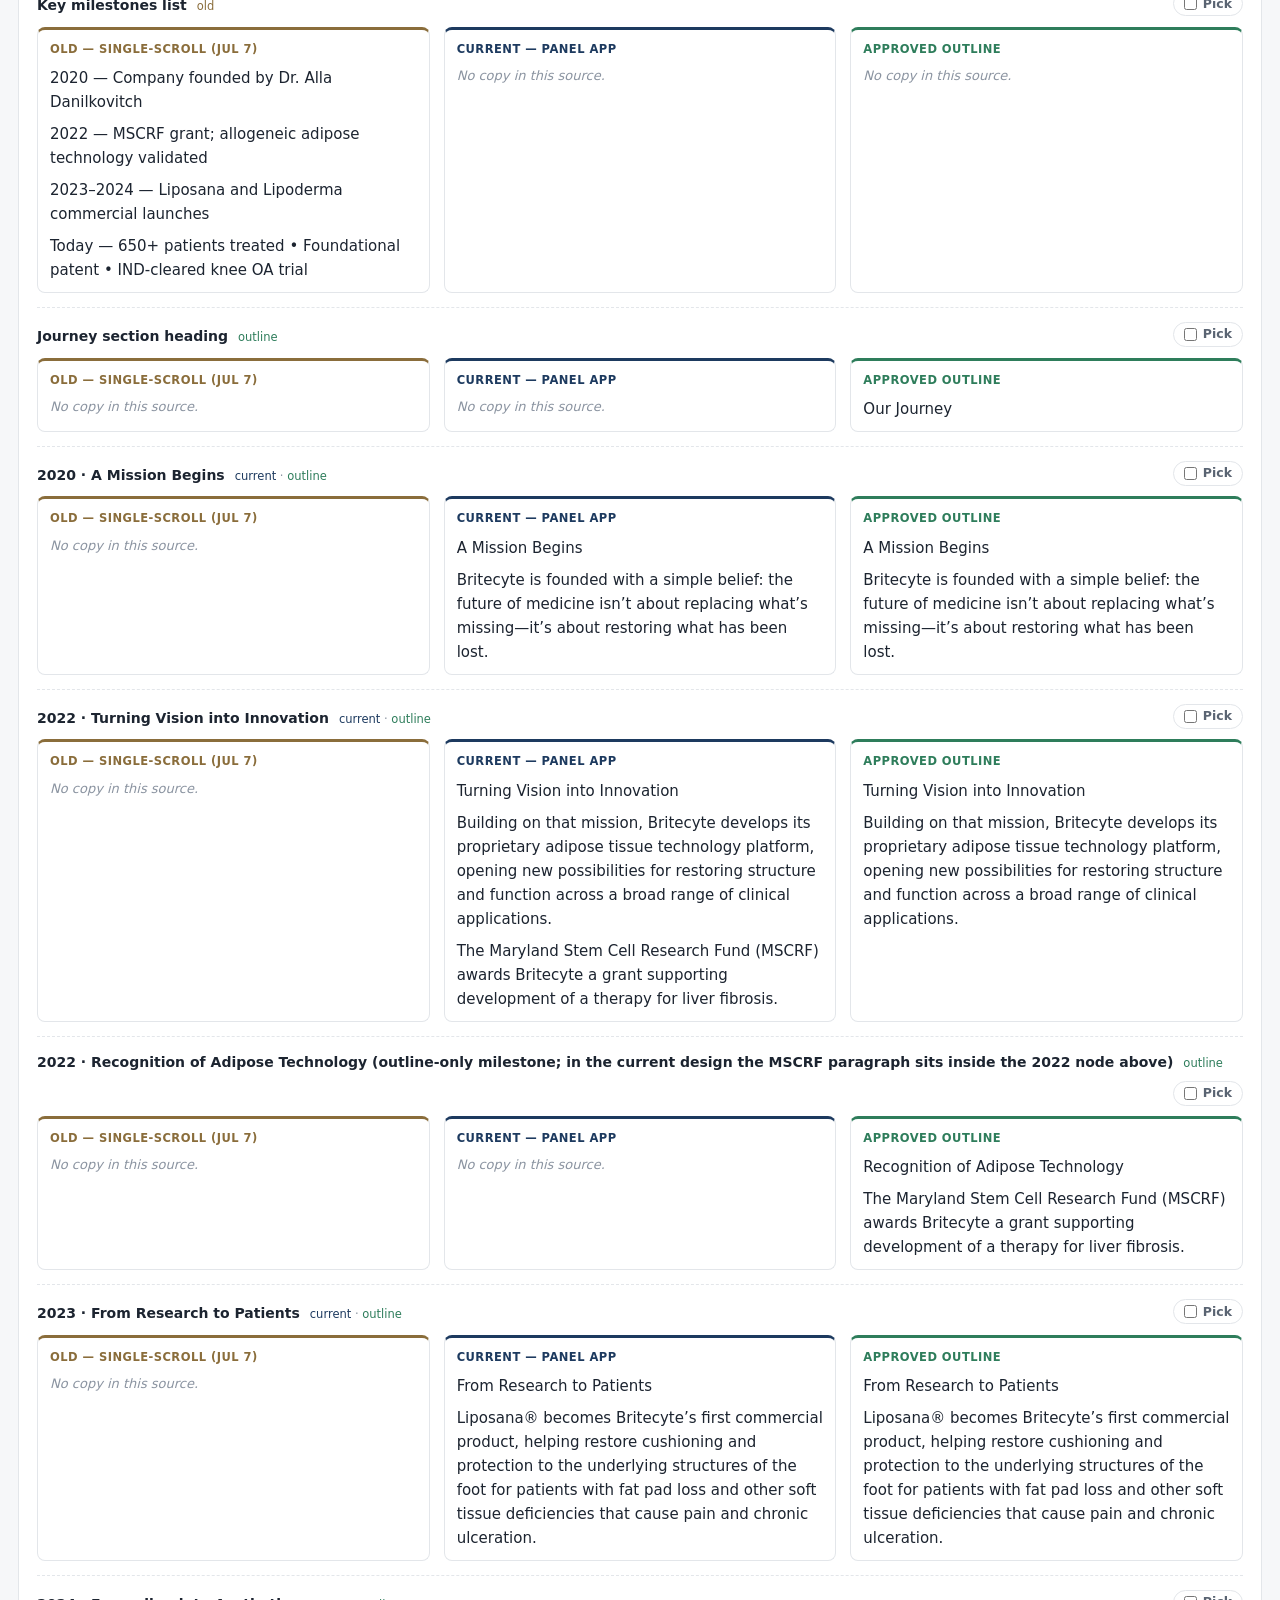
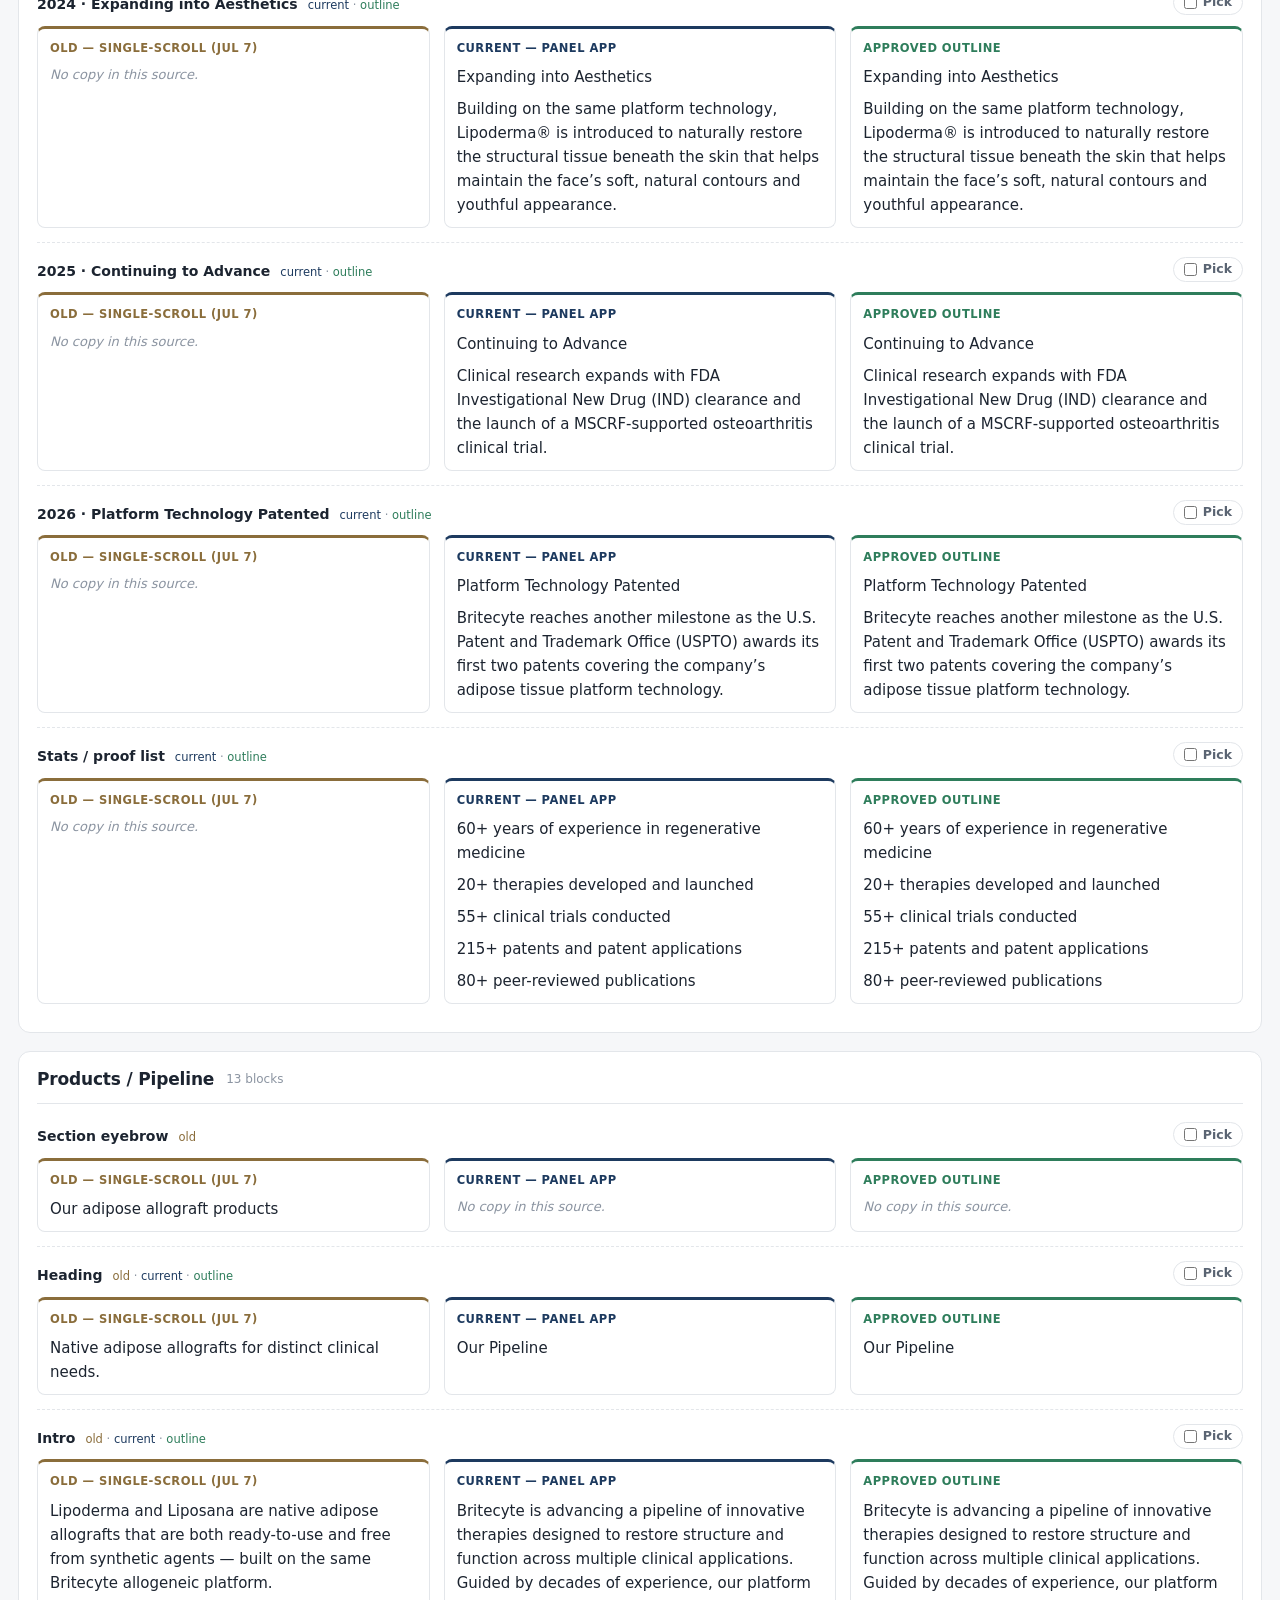
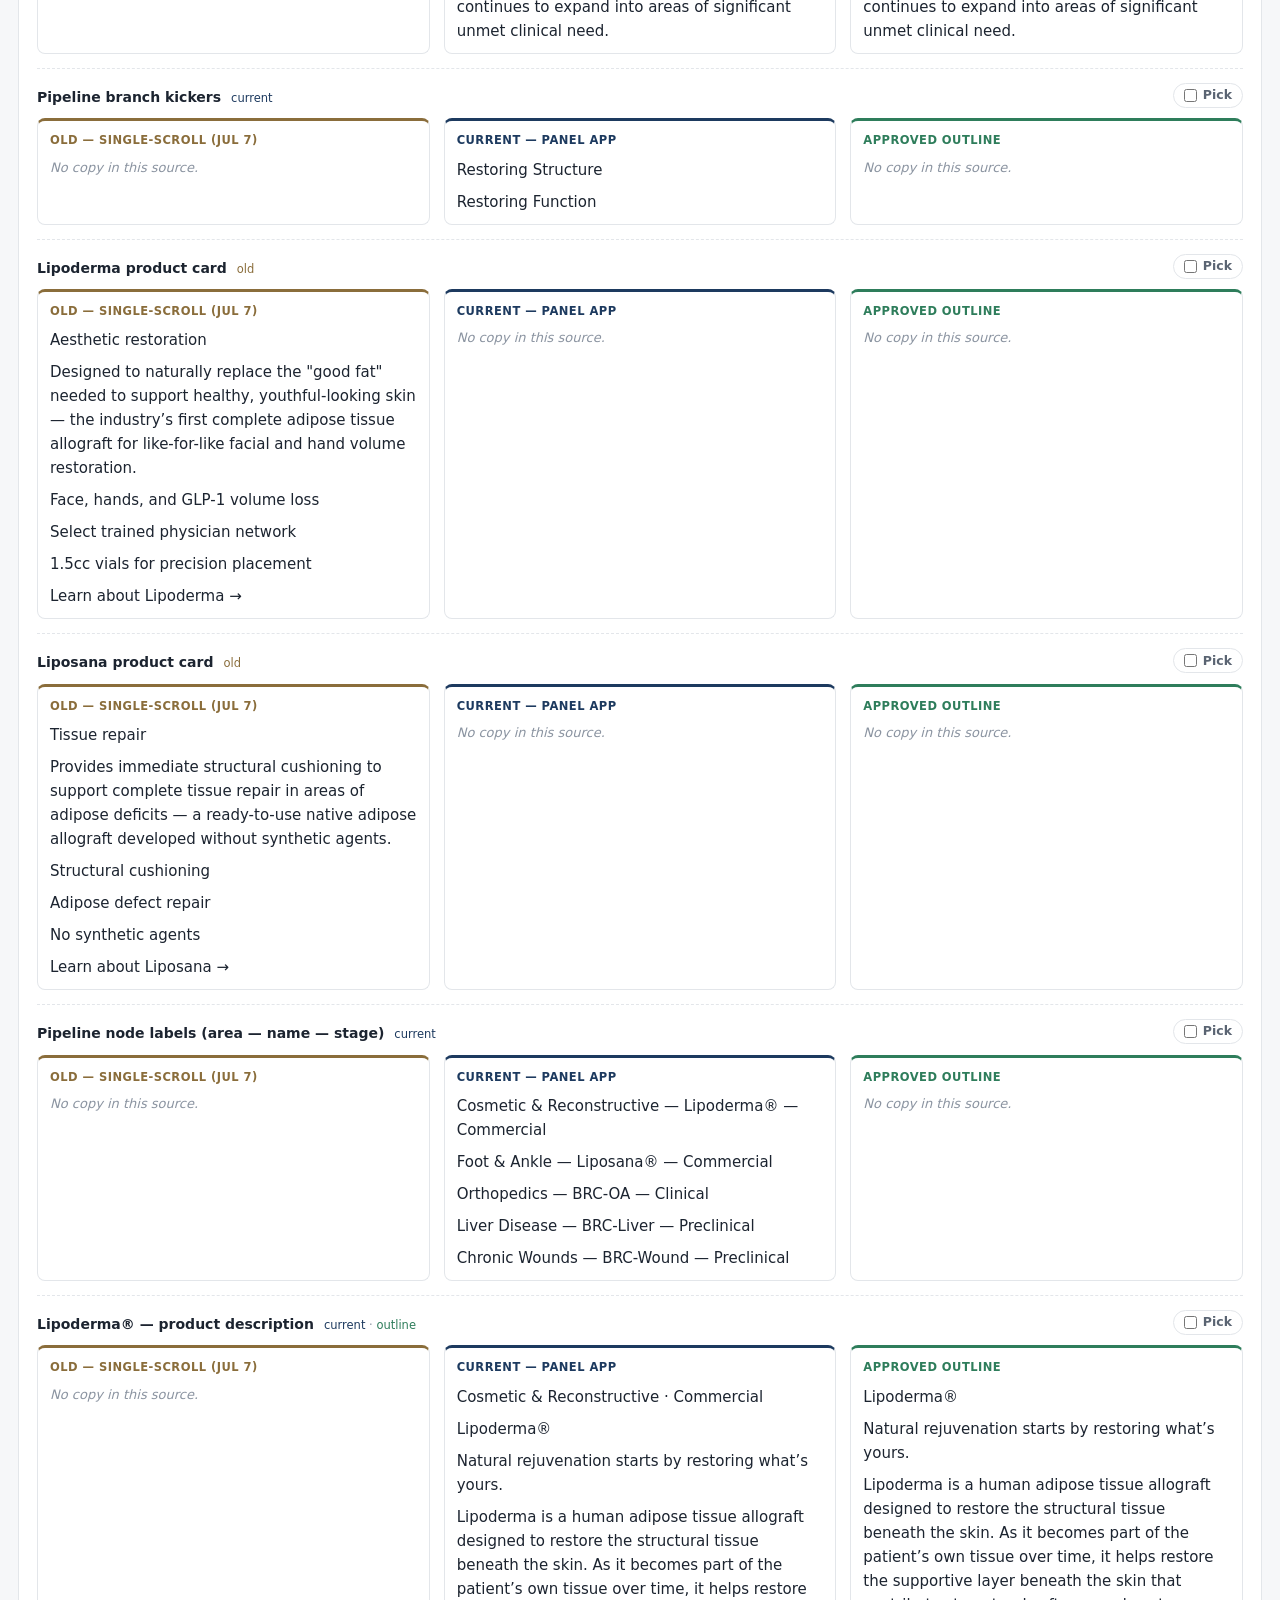
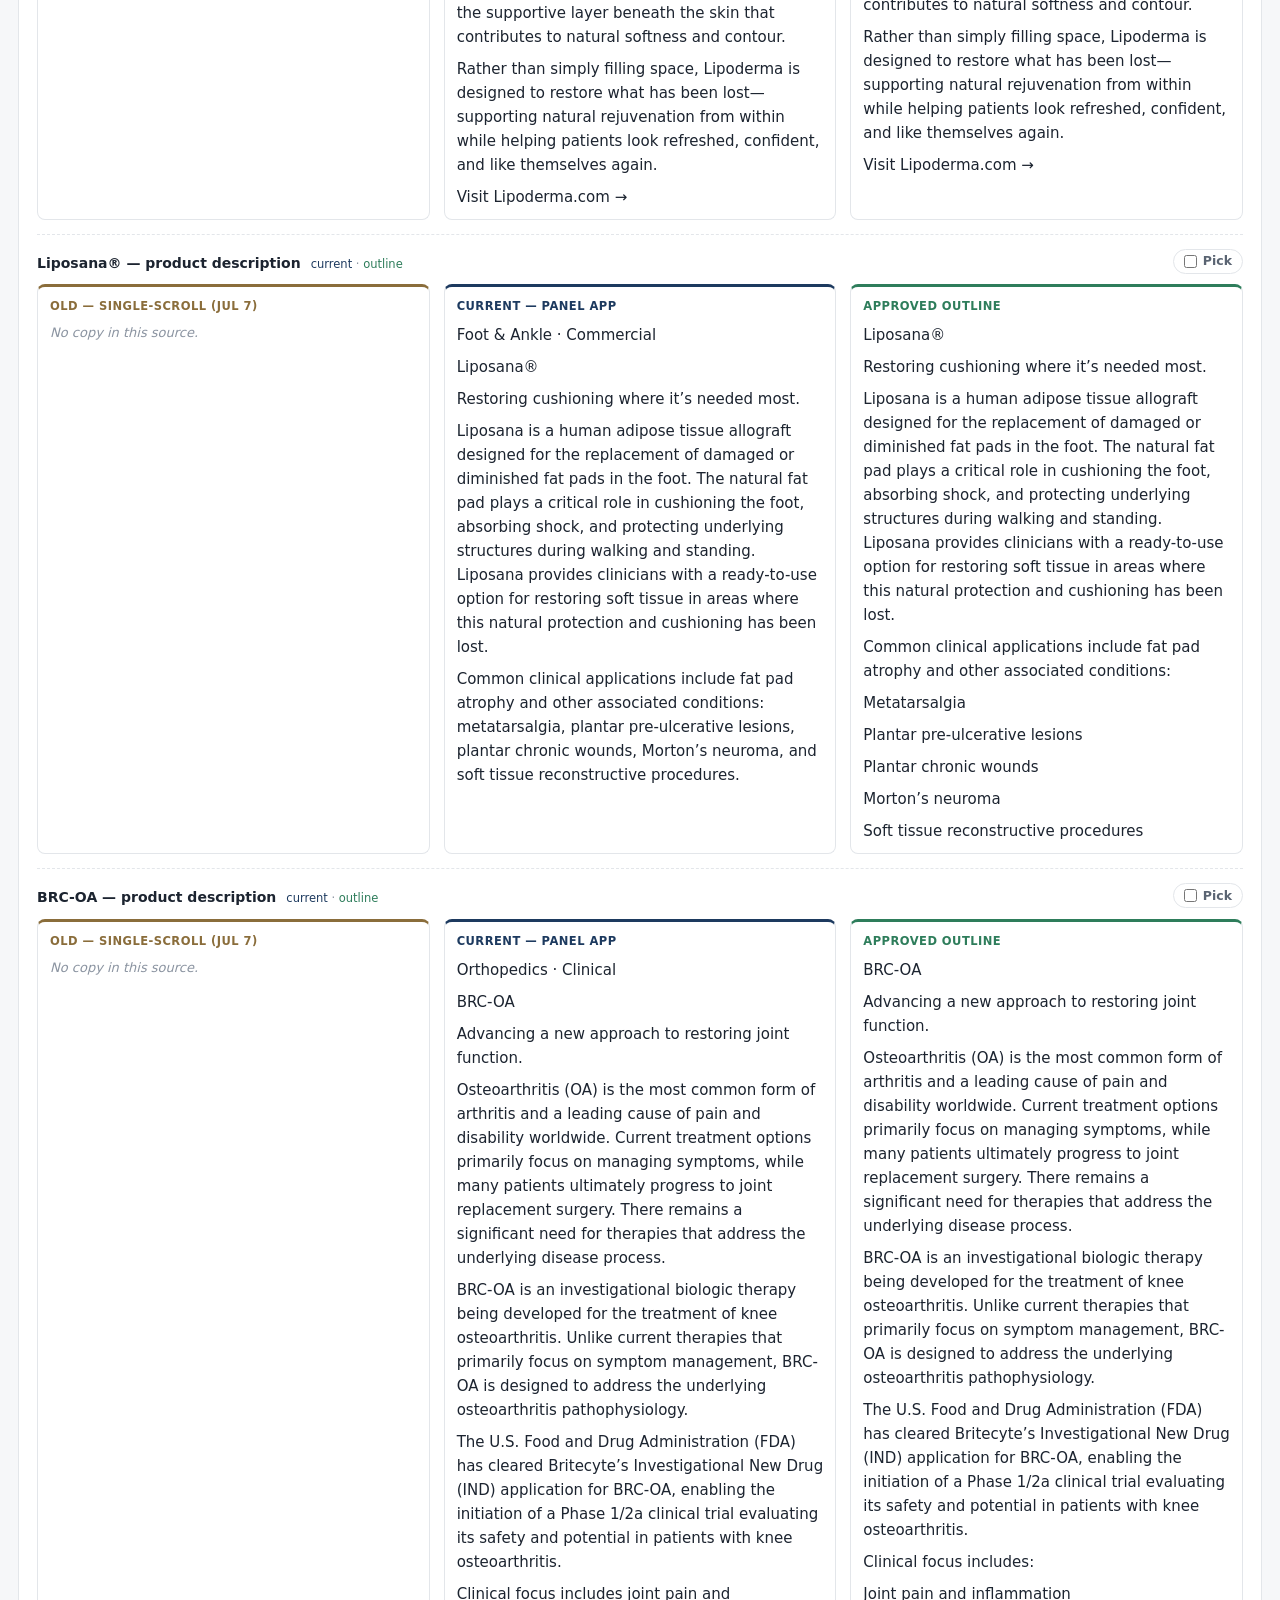
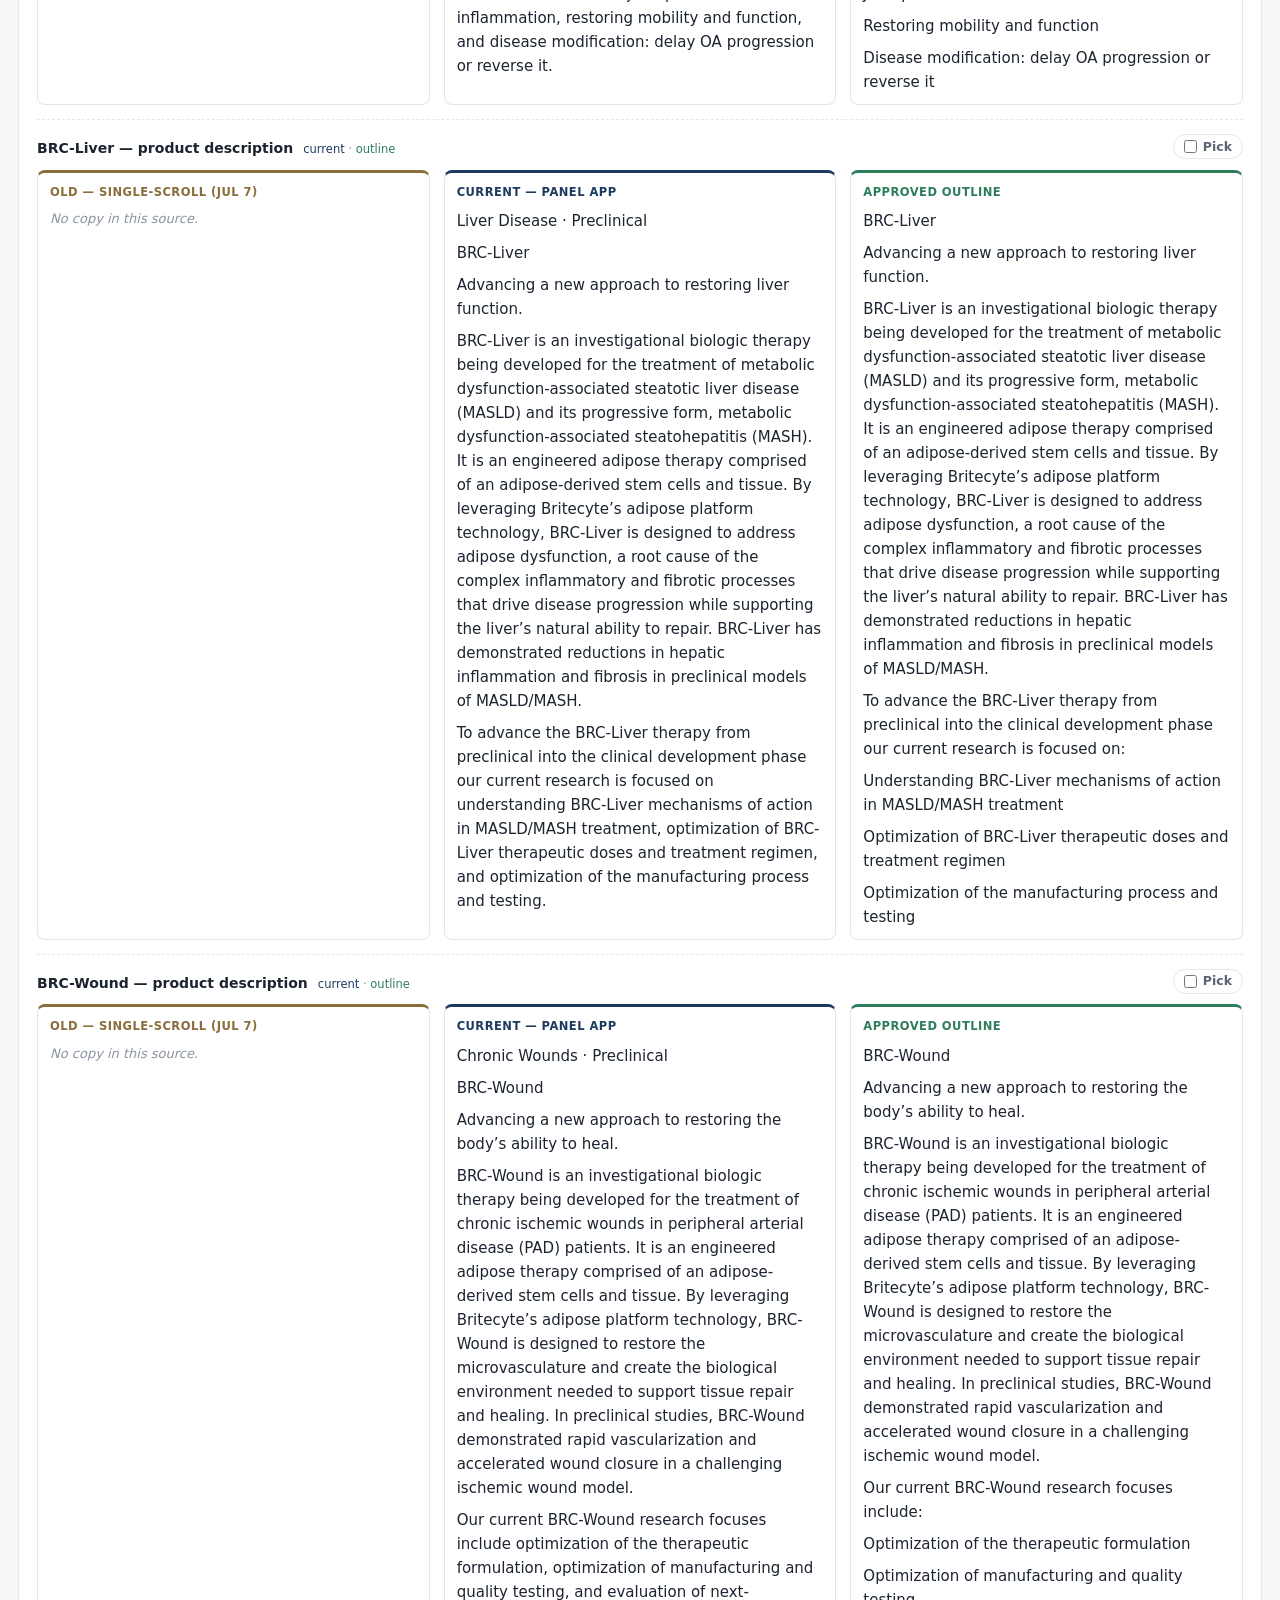
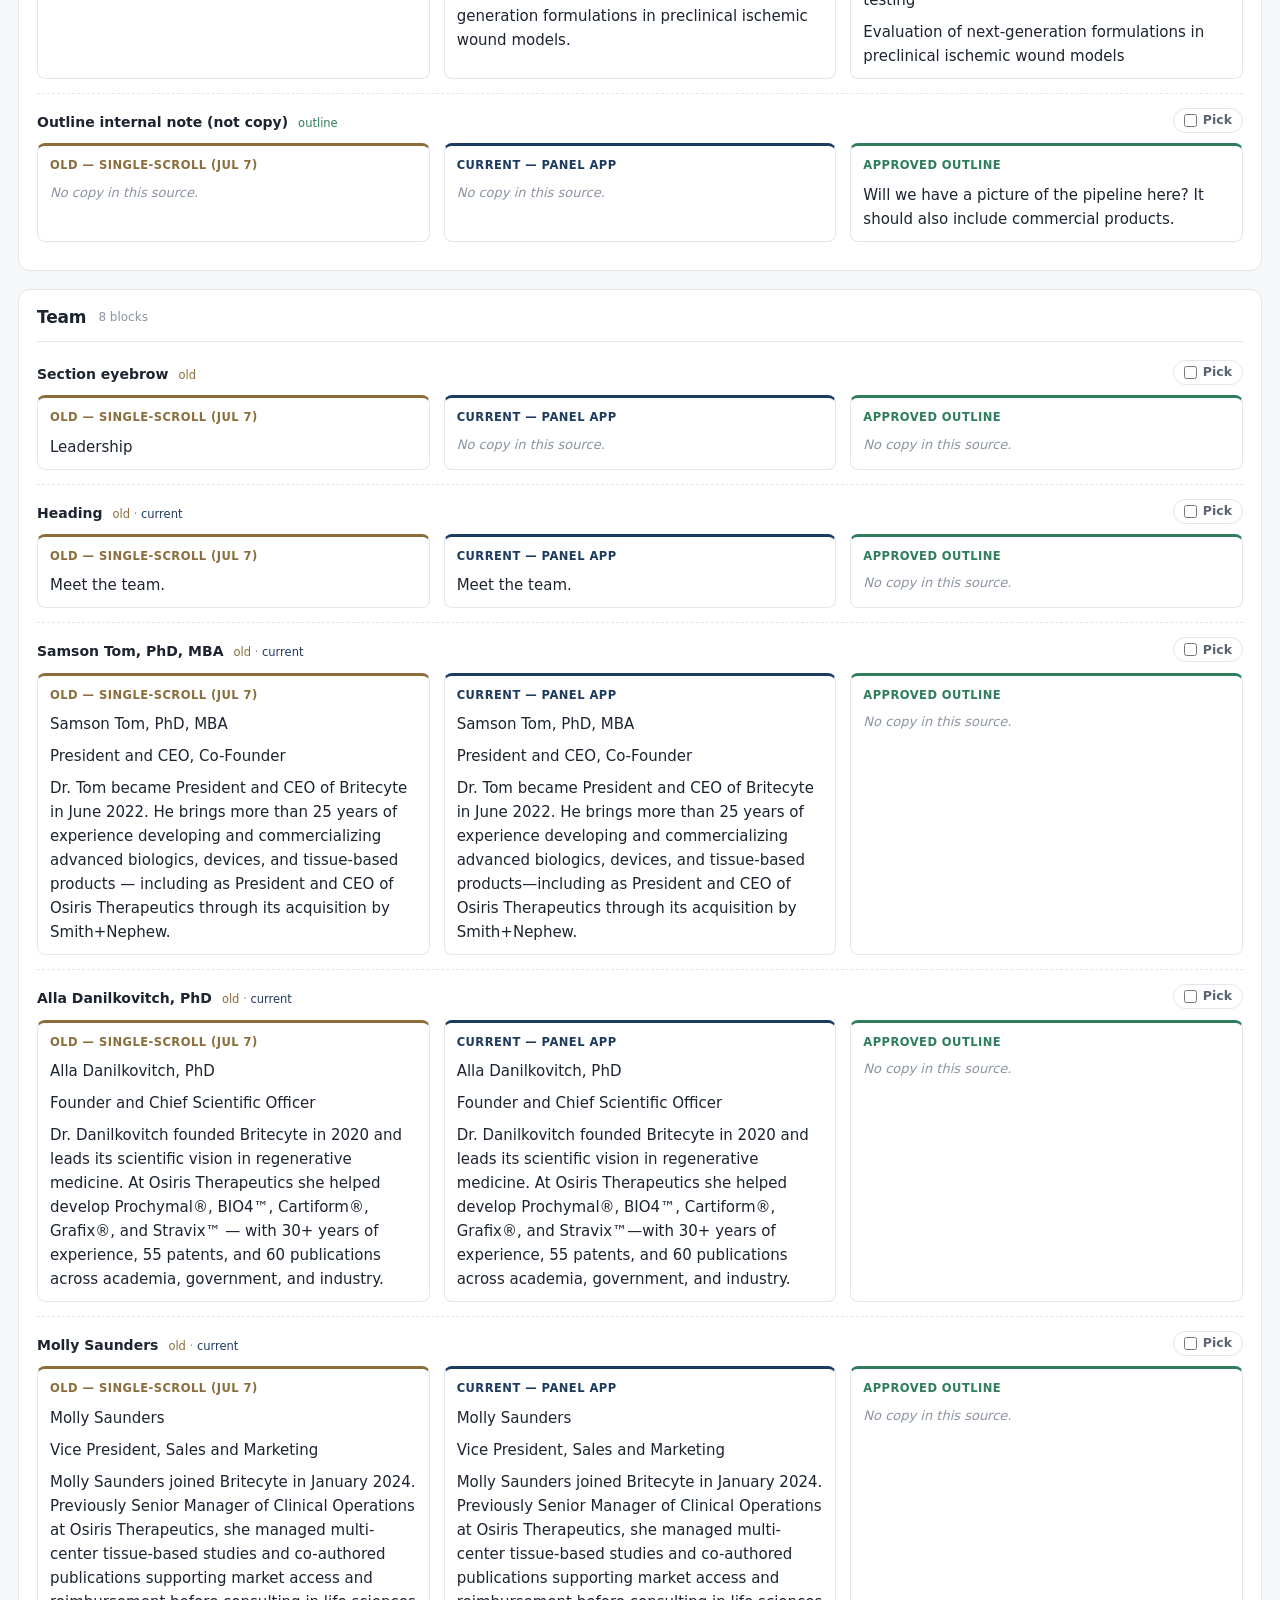
<file: compare.html>
<!DOCTYPE html>
<html lang="en">
<head>
<meta charset="utf-8" />
<meta name="viewport" content="width=device-width, initial-scale=1" />
<title>Britecyte — Website Copy Compare</title>
<meta name="description" content="Compare website copy across the old single-scroll design, the current panel app, and the approved outline. Pick blocks and export as markdown." />
<style>
  :root {
    --ink: #1c2430;
    --muted: #5a6472;
    --faint: #8b94a1;
    --line: #e3e6ea;
    --bg: #f6f7f9;
    --card: #ffffff;
    --navy: #1d3a5f;
    --c-old: #8a6d3b;
    --c-current: #1d3a5f;
    --c-outline: #2e7d5b;
    --del-bg: #fdeceb;
    --del-ink: #b23b34;
    --ins-bg: #e7f5ec;
    --ins-ink: #1e7a43;
    --pick: #fff8e6;
  }
  * { box-sizing: border-box; }
  html, body { margin: 0; padding: 0; }
  body {
    font-family: system-ui, -apple-system, "Segoe UI", Roboto, Helvetica, Arial, sans-serif;
    color: var(--ink);
    background: var(--bg);
    font-size: 15px;
    line-height: 1.6;
  }
  .wrap { max-width: 1500px; margin: 0 auto; padding: 0 18px 90px; }
  .page-head { padding: 26px 2px 14px; }
  .page-head h1 { margin: 0 0 6px; font-size: 24px; letter-spacing: -0.01em; }
  .page-head p { margin: 0 0 4px; color: var(--muted); font-size: 13.5px; max-width: 90ch; }
  .legend { color: var(--faint); font-size: 12.5px; }
  .legend .del-sample { text-decoration: line-through; text-decoration-color: var(--del-ink); background: var(--del-bg); color: var(--del-ink); padding: 0 3px; border-radius: 3px; }
  .legend .ins-sample { background: var(--ins-bg); color: var(--ins-ink); padding: 0 3px; border-radius: 3px; }

  /* Sticky toolbar */
  .toolbar {
    position: sticky; top: 0; z-index: 100;
    display: flex; flex-wrap: wrap; align-items: center; gap: 12px;
    background: var(--card);
    border: 1px solid var(--line);
    border-left: none; border-right: none;
    padding: 10px 18px;
    margin: 0 -18px;
  }
  .seg { display: inline-flex; border: 1px solid var(--line); border-radius: 8px; overflow: hidden; }
  .seg button {
    appearance: none; border: 0; background: var(--card); color: var(--muted);
    font: 600 13px/1 system-ui, sans-serif; padding: 8px 14px; cursor: pointer;
  }
  .seg button + button { border-left: 1px solid var(--line); }
  .seg button.is-on { background: var(--navy); color: #fff; }
  .picked-count { font-size: 13px; color: var(--muted); }
  .picked-count strong { color: var(--ink); }
  .toolbar .spacer { flex: 1 1 auto; }
  .btn {
    appearance: none; cursor: pointer; border-radius: 8px;
    font: 600 13px/1 system-ui, sans-serif; padding: 9px 14px; border: 1px solid var(--line);
    background: var(--card); color: var(--ink);
  }
  .btn:hover { border-color: var(--faint); }
  .btn-primary { background: var(--navy); border-color: var(--navy); color: #fff; }
  .btn-primary:hover { filter: brightness(1.1); }
  .btn-ghost { background: transparent; }
  .toolbar-status { font-size: 12.5px; color: var(--ins-ink); min-width: 0; }
  .toolbar-status.is-err { color: var(--del-ink); }

  /* Section cards */
  .section-card {
    background: var(--card); border: 1px solid var(--line); border-radius: 12px;
    margin: 18px 0; padding: 0 18px 14px;
  }
  .section-card > header {
    display: flex; flex-wrap: wrap; align-items: center; gap: 12px;
    padding: 14px 0 10px; border-bottom: 1px solid var(--line); margin-bottom: 4px;
  }
  .section-card h2 { margin: 0; font-size: 17px; letter-spacing: -0.01em; }
  .section-card .block-count { font-size: 12px; color: var(--faint); }
  .pair-picker { margin-left: auto; display: none; align-items: center; gap: 8px; font-size: 12.5px; color: var(--muted); }
  body.mode-diff .pair-picker { display: inline-flex; }
  .pair-picker select {
    font: 500 12.5px/1 system-ui, sans-serif; padding: 6px 8px; border-radius: 6px;
    border: 1px solid var(--line); background: var(--card); color: var(--ink);
  }

  /* Blocks */
  .block { padding: 14px 0; border-bottom: 1px dashed var(--line); }
  .block:last-child { border-bottom: none; }
  .block.is-picked { background: var(--pick); border-radius: 8px; margin: 0 -10px; padding: 14px 10px; }
  .block-head { display: flex; flex-wrap: wrap; align-items: baseline; gap: 8px 10px; margin-bottom: 10px; }
  .block-title { font-weight: 650; font-size: 14px; }
  .prov { font-size: 11.5px; color: var(--faint); }
  .prov .s-old { color: var(--c-old); }
  .prov .s-current { color: var(--c-current); }
  .prov .s-outline { color: var(--c-outline); }
  .pick-label {
    margin-left: auto; display: inline-flex; align-items: center; gap: 6px;
    font: 600 12.5px/1 system-ui, sans-serif; color: var(--muted); cursor: pointer;
    border: 1px solid var(--line); border-radius: 999px; padding: 5px 10px; user-select: none;
  }
  .pick-label input { accent-color: var(--navy); margin: 0; cursor: pointer; }
  .block.is-picked .pick-label { color: var(--navy); border-color: var(--navy); }

  /* Side-by-side */
  .sbs { display: grid; gap: 14px; grid-template-columns: repeat(auto-fit, minmax(min(100%, 300px), 1fr)); }
  .sbs-col { border: 1px solid var(--line); border-radius: 8px; padding: 10px 12px; max-width: 70ch; }
  .sbs-col h4 { margin: 0 0 8px; font-size: 11.5px; letter-spacing: 0.04em; text-transform: uppercase; }
  .sbs-col.src-old { border-top: 3px solid var(--c-old); }
  .sbs-col.src-old h4 { color: var(--c-old); }
  .sbs-col.src-current { border-top: 3px solid var(--c-current); }
  .sbs-col.src-current h4 { color: var(--c-current); }
  .sbs-col.src-outline { border-top: 3px solid var(--c-outline); }
  .sbs-col.src-outline h4 { color: var(--c-outline); }
  .sbs-col p { margin: 0 0 8px; }
  .sbs-col p:last-child { margin-bottom: 0; }
  .sbs-col .lines { white-space: pre-wrap; }
  .sbs-col .none { color: var(--faint); font-style: italic; font-size: 13px; }

  /* Diff */
  .diff-body { white-space: pre-wrap; max-width: 70ch; font-size: 14.5px; }
  .diff-body .d { background: var(--del-bg); color: var(--del-ink); text-decoration: line-through; text-decoration-color: var(--del-ink); border-radius: 3px; padding: 0 1px; }
  .diff-body .i { background: var(--ins-bg); color: var(--ins-ink); border-radius: 3px; padding: 0 1px; }
  .diff-meta { font-size: 12px; color: var(--faint); margin-bottom: 6px; }
  .diff-meta .from { color: var(--c-old); }
  .diff-note { font-style: italic; color: var(--faint); font-size: 13px; margin: 2px 0 0; }

  .page-foot { margin-top: 26px; color: var(--faint); font-size: 12.5px; }
  @media (max-width: 720px) {
    .toolbar { gap: 8px; padding: 10px 12px; }
    .section-card { padding: 0 12px 10px; }
  }
</style>
</head>
<body class="mode-sbs">
  <div class="wrap">
    <header class="page-head">
      <h1>Website copy comparison</h1>
      <p>Section-by-section comparison of the website copy across three sources: the <strong>old single-scroll design</strong> (July 7, <code>_archive/single-scroll-reference.html</code>), the <strong>current panel app</strong> (<code>index.html</code> + <code>js/pipeline-map.js</code>), and the <strong>approved outline</strong> (<code>content/Britecyte_Website_Outline.txt</code>). Pick the blocks you like, then export the selection as markdown.</p>
      <p class="legend">Diff mode: <span class="del-sample">struck red</span> words appear only in the first source, <span class="ins-sample">green</span> words only in the second. Dynamic bits are transcribed as-is (the footer year is shown as <code>[year]</code>).</p>
    </header>

    <div class="toolbar" role="toolbar" aria-label="Comparison controls">
      <div class="seg" role="group" aria-label="View mode">
        <button type="button" id="mode-sbs" class="is-on">Side by side</button>
        <button type="button" id="mode-diff">Diff</button>
      </div>
      <span class="picked-count" id="picked-count" aria-live="polite"><strong>0</strong> picked</span>
      <span class="spacer"></span>
      <span class="toolbar-status" id="toolbar-status" role="status"></span>
      <button type="button" class="btn btn-primary" id="btn-export">Export selection as Markdown</button>
      <button type="button" class="btn btn-ghost" id="btn-clear">Clear picks</button>
    </div>

    <main id="sections" aria-label="Copy sections"></main>

    <p class="page-foot">Self-contained tool page — no external dependencies. Picks are saved in this browser via localStorage.</p>
  </div>

  <a href="variants.html" style="position:fixed;right:14px;bottom:14px;z-index:999;background:#1d3a5f;color:#fff;padding:10px 16px;border-radius:999px;font:600 13px/1 system-ui;text-decoration:none;box-shadow:0 4px 14px rgba(0,0,0,.25)">◂ Variants</a>

<script>
'use strict';

/* ------------------------------------------------------------------ *
 * Sources
 * ------------------------------------------------------------------ */
const SOURCES = {
  old:     { key: 'old',     label: 'Old — single-scroll (Jul 7)', chip: 'old' },
  current: { key: 'current', label: 'Current — panel app',         chip: 'current' },
  outline: { key: 'outline', label: 'Approved outline',            chip: 'outline' },
};
const SRC_ORDER = ['old', 'current', 'outline'];

/* ------------------------------------------------------------------ *
 * Content model. Each block: { key, label, variants: {old, current, outline} }
 * Variant value: null | string | string[] (each array item is a line/paragraph).
 * Text transcribed faithfully from the sources (HTML stripped to plain text).
 * ------------------------------------------------------------------ */
const SECTIONS = [
  {
    id: 'navigation',
    title: 'Navigation & header labels',
    blocks: [
      {
        key: 'nav.primary',
        label: 'Primary navigation labels',
        variants: {
          old: ['Platform', 'About', 'Products', 'News', 'Team', 'Contact'],
          current: ['Home', 'Who We Are', 'Team', 'Pipeline', 'Science', 'News', 'Contact'],
          outline: null,
        },
      },
      {
        key: 'nav.cta',
        label: 'Header CTA button',
        variants: {
          old: 'Lipoderma ●',
          current: 'Products ●',
          outline: null,
        },
      },
    ],
  },
  {
    id: 'hero',
    title: 'Hero',
    blocks: [
      {
        key: 'hero.eyebrow',
        label: 'Eyebrow / location line',
        variants: {
          old: 'Regenerative medicine · Frederick, MD',
          current: null,
          outline: null,
        },
      },
      {
        key: 'hero.headline',
        label: 'Headline',
        variants: {
          old: 'Allogeneic adipose for the therapies of tomorrow.',
          current: 'Restore What’s Yours™',
          outline: 'Restore What’s Yours™',
        },
      },
      {
        key: 'hero.belief',
        label: 'Belief line',
        variants: {
          old: null,
          current: 'At Britecyte, we believe the future of medicine isn’t about simply replacing what’s missing—it’s about restoring what’s yours.',
          outline: 'At Britecyte, we believe the future of medicine isn’t about simply replacing what’s missing—it’s about restoring what’s yours.',
        },
      },
      {
        key: 'hero.lede1',
        label: 'Lede paragraph 1',
        variants: {
          old: 'Britecyte resolves adipose tissue immunogenicity — unlocking native, ready-to-use allografts without synthetic agents. From aesthetic restoration to tissue repair, we are redefining what adipose can do.',
          current: 'Whether that means restoring structure, function, or quality of life, we develop innovative therapies designed to help people regain what has been lost. We call this approach Biorestoration—working with the body’s natural biology to restore, rather than replace.',
          outline: 'Whether that means restoring structure, function, or quality of life, we develop innovative therapies designed to help people regain what has been lost. We call this approach Biorestoration—working with the body’s natural biology to restore, rather than replace.',
        },
      },
      {
        key: 'hero.lede2',
        label: 'Lede paragraph 2',
        variants: {
          old: null,
          current: 'By advancing therapies that work with the body’s natural biology, we aim to move beyond symptom management toward solutions designed to repair, rebuild, and restore.',
          outline: 'By advancing therapies that work with the body’s natural biology, we aim to move beyond symptom management toward solutions designed to repair, rebuild, and restore.',
        },
      },
      {
        key: 'hero.ctas',
        label: 'CTA labels',
        variants: {
          old: ['Our platform', 'View products'],
          current: ['Explore Our Products', 'Our Science'],
          outline: ['Explore Our Products', 'Our Science'],
        },
      },
      {
        key: 'hero.byline',
        label: 'Byline / proof line',
        variants: {
          old: '650+ patients treated · Patent-protected technology ●',
          current: null,
          outline: null,
        },
      },
      {
        key: 'hero.cards',
        label: 'Hero visual stat cards',
        variants: {
          old: [
            'Allogeneic — Donor ≠ recipient — no rejection',
            'Native matrix — No synthetic fillers or agents',
            'Ready-to-use — Off-the-shelf clinical workflow',
          ],
          current: null,
          outline: null,
        },
      },
    ],
  },
  {
    id: 'science',
    title: 'Science / Platform',
    blocks: [
      {
        key: 'sci.eyebrow',
        label: 'Section eyebrow',
        variants: {
          old: 'Our platform',
          current: null,
          outline: null,
        },
      },
      {
        key: 'sci.heading',
        label: 'Heading',
        variants: {
          old: 'Solving adipose immunogenicity.',
          current: 'A Breakthrough in Adipose Science.',
          outline: 'A Breakthrough in Adipose Science',
        },
      },
      {
        key: 'sci.intro',
        label: 'Intro',
        variants: {
          old: 'Current adipose uses are limited to autologous tissue — patient and donor must be the same person. Britecyte has resolved adipose tissue immunogenicity, allowing allogeneic adipose (patient and donor are different persons) without rejection.',
          current: 'A new era of adipose restoration begins with technology that makes native adipose tissue available when and where it’s needed.',
          outline: 'A new era of adipose restoration begins with technology that makes native adipose tissue available when and where it’s needed.',
        },
      },
      {
        key: 'sci.step1',
        label: 'Step 01',
        variants: {
          old: [
            'Qualified donor adipose',
            'Human adipose tissue is recovered from qualified donors under established tissue-banking standards. This provides the biological starting material — native fat matrix with its extracellular structure intact — before any Britecyte processing begins.',
          ],
          current: [
            'Native Structure & Function Preserved',
            'Britecyte’s proprietary processing technology preserves the native architecture of adipose tissue, including intact adipocytes and extracellular matrix, maintaining the structural and functional characteristics that make adipose tissue unique.',
          ],
          outline: [
            'Native Structure & Function Preserved',
            'Britecyte’s proprietary processing technology preserves the native architecture of adipose tissue, including intact adipocytes and extracellular matrix, maintaining the structural and functional characteristics that make adipose tissue unique.',
          ],
        },
      },
      {
        key: 'sci.step2',
        label: 'Step 02',
        variants: {
          old: [
            'Immunogenicity resolution',
            'Britecyte’s proprietary, patent-protected process addresses the immunogenicity that has historically restricted adipose to autologous use. The tissue is treated to enable allogeneic transplantation while preserving native architecture — not reduced to a synthetic gel or cross-linked filler.',
          ],
          current: [
            'Immunogenic Components Removed',
            'The technology selectively removes immunogenic components that have historically limited adipose tissue to autologous use, enabling allogeneic transplantation while preserving native tissue architecture.',
          ],
          outline: [
            'Immunogenic Components Removed',
            'The technology selectively removes immunogenic components that have historically limited adipose tissue to autologous use, enabling allogeneic transplantation while preserving native tissue architecture.',
          ],
        },
      },
      {
        key: 'sci.step3',
        label: 'Step 03',
        variants: {
          old: [
            'Native allograft',
            'The result is a ready-to-use adipose allograft developed without synthetic agents, cross-linkers, or foreign scaffolds. Lipoderma and Liposana maintain like-for-like tissue structure — biocompatible, off-the-shelf products physicians can implant directly.',
          ],
          current: [
            'Ready When You Need It',
            'Unlike fresh autologous fat, our technology allows for convenient storage and immediate clinical use. Stable refrigerated storage (0–10°C) simplifies logistics while providing an off-the-shelf solution when patients need treatment.',
          ],
          outline: [
            'Ready When You Need It',
            'Unlike fresh autologous fat, our technology allows for convenient storage and immediate clinical use. Stable refrigerated storage (0–10°C) simplifies logistics while providing an off-the-shelf solution when patients need treatment.',
          ],
        },
      },
      {
        key: 'sci.step4',
        label: 'Step 04',
        variants: {
          old: [
            'Patient restoration',
            'Trained physicians implant the allograft where adipose has been lost or is deficient — restoring the fat that supports healthy skin (Lipoderma) or providing structural cushioning for tissue repair in areas of adipose deficits (Liposana). Over 650 patients have received Britecyte allografts to date.',
          ],
          current: [
            'Designed for Minimally Invasive Delivery',
            'The preserved tissue is formulated for minimally invasive implantation using standard cannulas or needles, allowing physicians to restore lost structure through a familiar clinical workflow.',
          ],
          outline: [
            'Designed for Minimally Invasive Delivery',
            'The preserved tissue is formulated for minimally invasive implantation using standard cannulas or needles, allowing physicians to restore lost structure through a familiar clinical workflow.',
          ],
        },
      },
      {
        key: 'sci.proof',
        label: 'Platform proof cards',
        variants: {
          old: [
            'MSCRF-supported research — Novel adipose-based therapy for MASH advanced to late-stage preclinical development with Maryland Stem Cell Research Fund support. Results published in Frontiers in Bioengineering and Biotechnology.',
            'Clinical adoption — Products successfully implanted in 650+ patients with a strong safety profile across a growing physician network.',
            'Foundational patent — Core allogeneic adipose technology granted patent protection — securing the platform for commercial and therapeutic expansion.',
          ],
          current: null,
          outline: null,
        },
      },
      {
        key: 'sci.outline-note',
        label: 'Outline internal note (not copy)',
        variants: {
          old: null,
          current: null,
          outline: 'Explore our adipose technology – clickable (below content that modifies above picture)',
        },
      },
    ],
  },
  {
    id: 'about',
    title: 'About / Who We Are',
    blocks: [
      {
        key: 'about.eyebrow',
        label: 'Section eyebrow',
        variants: {
          old: 'About Britecyte',
          current: null,
          outline: null,
        },
      },
      {
        key: 'about.heading',
        label: 'Heading',
        variants: {
          old: 'Pioneering the next generation of human tissue therapies.',
          current: 'Who We Are',
          outline: 'Who We Are',
        },
      },
      {
        key: 'about.intro',
        label: 'Heading sub-line',
        variants: {
          old: null,
          current: 'Building the Future of Biorestoration.',
          outline: 'Building the Future of BioRestoration.',
        },
      },
      {
        key: 'about.story-heading',
        label: 'Our Story — heading',
        variants: {
          old: 'Britecyte was born in 2020 out of a quiet laboratory, a global shutdown, and an unfinished journey.',
          current: null,
          outline: null,
        },
      },
      {
        key: 'about.story',
        label: 'Our Story — narrative',
        variants: {
          old: [
            'When the COVID-19 pandemic forced the world to a standstill, Founder and Chief Scientific Officer Dr. Alla Danilkovitch saw an unexpected opportunity. Renting a single laboratory bench, she channeled the global silence into absolute, singular focus. Her mission? To solve complex, unmet medical needs through biocompatible, allogeneic human cell and tissue-based therapies.',
            'By 2022, that intense isolation and time spent in the lab yielded a breakthrough: the successful development of Britecyte’s proprietary allogeneic adipose technology. With initial funding secured, Samson Tom joined as President and CEO to help build a team and transform this scientific breakthrough into a commercial reality.',
            'But Britecyte’s roots run much deeper than 2020. For decades, the promise of regenerative medicine has captivated scientists. Alla, Sam, and early colleagues spent years at Osiris Therapeutics, helping develop and launch first-in-class products like Osteocel®, Cartiform®, Grafix®, and Stravix®. Their team also led the development of Prochymal® (later Ryoncil®), the world’s first approved stem cell therapy.',
            'Today, Britecyte carries that 30-year legacy forward—focused on restoring and repairing adipose tissue where it is lost or dysfunctional.',
          ],
          current: null,
          outline: null,
        },
      },
      {
        key: 'about.milestones-old',
        label: 'Key milestones list',
        variants: {
          old: [
            '2020 — Company founded by Dr. Alla Danilkovitch',
            '2022 — MSCRF grant; allogeneic adipose technology validated',
            '2023–2024 — Liposana and Lipoderma commercial launches',
            'Today — 650+ patients treated • Foundational patent • IND-cleared knee OA trial',
          ],
          current: null,
          outline: null,
        },
      },
      {
        key: 'about.journey-heading',
        label: 'Journey section heading',
        variants: {
          old: null,
          current: null,
          outline: 'Our Journey',
        },
      },
      {
        key: 'about.j2020',
        label: '2020 · A Mission Begins',
        variants: {
          old: null,
          current: [
            'A Mission Begins',
            'Britecyte is founded with a simple belief: the future of medicine isn’t about replacing what’s missing—it’s about restoring what has been lost.',
          ],
          outline: [
            'A Mission Begins',
            'Britecyte is founded with a simple belief: the future of medicine isn’t about replacing what’s missing—it’s about restoring what has been lost.',
          ],
        },
      },
      {
        key: 'about.j2022',
        label: '2022 · Turning Vision into Innovation',
        variants: {
          old: null,
          current: [
            'Turning Vision into Innovation',
            'Building on that mission, Britecyte develops its proprietary adipose tissue technology platform, opening new possibilities for restoring structure and function across a broad range of clinical applications.',
            'The Maryland Stem Cell Research Fund (MSCRF) awards Britecyte a grant supporting development of a therapy for liver fibrosis.',
          ],
          outline: [
            'Turning Vision into Innovation',
            'Building on that mission, Britecyte develops its proprietary adipose tissue technology platform, opening new possibilities for restoring structure and function across a broad range of clinical applications.',
          ],
        },
      },
      {
        key: 'about.j2022b',
        label: '2022 · Recognition of Adipose Technology (outline-only milestone; in the current design the MSCRF paragraph sits inside the 2022 node above)',
        variants: {
          old: null,
          current: null,
          outline: [
            'Recognition of Adipose Technology',
            'The Maryland Stem Cell Research Fund (MSCRF) awards Britecyte a grant supporting development of a therapy for liver fibrosis.',
          ],
        },
      },
      {
        key: 'about.j2023',
        label: '2023 · From Research to Patients',
        variants: {
          old: null,
          current: [
            'From Research to Patients',
            'Liposana® becomes Britecyte’s first commercial product, helping restore cushioning and protection to the underlying structures of the foot for patients with fat pad loss and other soft tissue deficiencies that cause pain and chronic ulceration.',
          ],
          outline: [
            'From Research to Patients',
            'Liposana® becomes Britecyte’s first commercial product, helping restore cushioning and protection to the underlying structures of the foot for patients with fat pad loss and other soft tissue deficiencies that cause pain and chronic ulceration.',
          ],
        },
      },
      {
        key: 'about.j2024',
        label: '2024 · Expanding into Aesthetics',
        variants: {
          old: null,
          current: [
            'Expanding into Aesthetics',
            'Building on the same platform technology, Lipoderma® is introduced to naturally restore the structural tissue beneath the skin that helps maintain the face’s soft, natural contours and youthful appearance.',
          ],
          outline: [
            'Expanding into Aesthetics',
            'Building on the same platform technology, Lipoderma® is introduced to naturally restore the structural tissue beneath the skin that helps maintain the face’s soft, natural contours and youthful appearance.',
          ],
        },
      },
      {
        key: 'about.j2025',
        label: '2025 · Continuing to Advance',
        variants: {
          old: null,
          current: [
            'Continuing to Advance',
            'Clinical research expands with FDA Investigational New Drug (IND) clearance and the launch of a MSCRF-supported osteoarthritis clinical trial.',
          ],
          outline: [
            'Continuing to Advance',
            'Clinical research expands with FDA Investigational New Drug (IND) clearance and the launch of a MSCRF-supported osteoarthritis clinical trial.',
          ],
        },
      },
      {
        key: 'about.j2026',
        label: '2026 · Platform Technology Patented',
        variants: {
          old: null,
          current: [
            'Platform Technology Patented',
            'Britecyte reaches another milestone as the U.S. Patent and Trademark Office (USPTO) awards its first two patents covering the company’s adipose tissue platform technology.',
          ],
          outline: [
            'Platform Technology Patented',
            'Britecyte reaches another milestone as the U.S. Patent and Trademark Office (USPTO) awards its first two patents covering the company’s adipose tissue platform technology.',
          ],
        },
      },
      {
        key: 'about.stats',
        label: 'Stats / proof list',
        variants: {
          old: null,
          current: [
            '60+ years of experience in regenerative medicine',
            '20+ therapies developed and launched',
            '55+ clinical trials conducted',
            '215+ patents and patent applications',
            '80+ peer-reviewed publications',
          ],
          outline: [
            '60+ years of experience in regenerative medicine',
            '20+ therapies developed and launched',
            '55+ clinical trials conducted',
            '215+ patents and patent applications',
            '80+ peer-reviewed publications',
          ],
        },
      },
    ],
  },
  {
    id: 'products',
    title: 'Products / Pipeline',
    blocks: [
      {
        key: 'prod.eyebrow',
        label: 'Section eyebrow',
        variants: {
          old: 'Our adipose allograft products',
          current: null,
          outline: null,
        },
      },
      {
        key: 'prod.heading',
        label: 'Heading',
        variants: {
          old: 'Native adipose allografts for distinct clinical needs.',
          current: 'Our Pipeline',
          outline: 'Our Pipeline',
        },
      },
      {
        key: 'prod.intro',
        label: 'Intro',
        variants: {
          old: 'Lipoderma and Liposana are native adipose allografts that are both ready-to-use and free from synthetic agents — built on the same Britecyte allogeneic platform.',
          current: 'Britecyte is advancing a pipeline of innovative therapies designed to restore structure and function across multiple clinical applications. Guided by decades of experience, our platform continues to expand into areas of significant unmet clinical need.',
          outline: 'Britecyte is advancing a pipeline of innovative therapies designed to restore structure and function across multiple clinical applications. Guided by decades of experience, our platform continues to expand into areas of significant unmet clinical need.',
        },
      },
      {
        key: 'prod.branches',
        label: 'Pipeline branch kickers',
        variants: {
          old: null,
          current: ['Restoring Structure', 'Restoring Function'],
          outline: null,
        },
      },
      {
        key: 'prod.old-lipoderma-card',
        label: 'Lipoderma product card',
        variants: {
          old: [
            'Aesthetic restoration',
            'Designed to naturally replace the "good fat" needed to support healthy, youthful-looking skin — the industry’s first complete adipose tissue allograft for like-for-like facial and hand volume restoration.',
            'Face, hands, and GLP-1 volume loss',
            'Select trained physician network',
            '1.5cc vials for precision placement',
            'Learn about Lipoderma →',
          ],
          current: null,
          outline: null,
        },
      },
      {
        key: 'prod.old-liposana-card',
        label: 'Liposana product card',
        variants: {
          old: [
            'Tissue repair',
            'Provides immediate structural cushioning to support complete tissue repair in areas of adipose deficits — a ready-to-use native adipose allograft developed without synthetic agents.',
            'Structural cushioning',
            'Adipose defect repair',
            'No synthetic agents',
            'Learn about Liposana →',
          ],
          current: null,
          outline: null,
        },
      },
      {
        key: 'prod.node-labels',
        label: 'Pipeline node labels (area — name — stage)',
        variants: {
          old: null,
          current: [
            'Cosmetic & Reconstructive — Lipoderma® — Commercial',
            'Foot & Ankle — Liposana® — Commercial',
            'Orthopedics — BRC-OA — Clinical',
            'Liver Disease — BRC-Liver — Preclinical',
            'Chronic Wounds — BRC-Wound — Preclinical',
          ],
          outline: null,
        },
      },
      {
        key: 'prod.lipoderma',
        label: 'Lipoderma® — product description',
        variants: {
          old: null,
          current: [
            'Cosmetic & Reconstructive · Commercial',
            'Lipoderma®',
            'Natural rejuvenation starts by restoring what’s yours.',
            'Lipoderma is a human adipose tissue allograft designed to restore the structural tissue beneath the skin. As it becomes part of the patient’s own tissue over time, it helps restore the supportive layer beneath the skin that contributes to natural softness and contour.',
            'Rather than simply filling space, Lipoderma is designed to restore what has been lost—supporting natural rejuvenation from within while helping patients look refreshed, confident, and like themselves again.',
            'Visit Lipoderma.com →',
          ],
          outline: [
            'Lipoderma®',
            'Natural rejuvenation starts by restoring what’s yours.',
            'Lipoderma is a human adipose tissue allograft designed to restore the structural tissue beneath the skin. As it becomes part of the patient’s own tissue over time, it helps restore the supportive layer beneath the skin that contributes to natural softness and contour.',
            'Rather than simply filling space, Lipoderma is designed to restore what has been lost—supporting natural rejuvenation from within while helping patients look refreshed, confident, and like themselves again.',
            'Visit Lipoderma.com →',
          ],
        },
      },
      {
        key: 'prod.liposana',
        label: 'Liposana® — product description',
        variants: {
          old: null,
          current: [
            'Foot & Ankle · Commercial',
            'Liposana®',
            'Restoring cushioning where it’s needed most.',
            'Liposana is a human adipose tissue allograft designed for the replacement of damaged or diminished fat pads in the foot. The natural fat pad plays a critical role in cushioning the foot, absorbing shock, and protecting underlying structures during walking and standing. Liposana provides clinicians with a ready-to-use option for restoring soft tissue in areas where this natural protection and cushioning has been lost.',
            'Common clinical applications include fat pad atrophy and other associated conditions: metatarsalgia, plantar pre-ulcerative lesions, plantar chronic wounds, Morton’s neuroma, and soft tissue reconstructive procedures.',
          ],
          outline: [
            'Liposana®',
            'Restoring cushioning where it’s needed most.',
            'Liposana is a human adipose tissue allograft designed for the replacement of damaged or diminished fat pads in the foot. The natural fat pad plays a critical role in cushioning the foot, absorbing shock, and protecting underlying structures during walking and standing. Liposana provides clinicians with a ready-to-use option for restoring soft tissue in areas where this natural protection and cushioning has been lost.',
            'Common clinical applications include fat pad atrophy and other associated conditions:',
            'Metatarsalgia',
            'Plantar pre-ulcerative lesions',
            'Plantar chronic wounds',
            'Morton’s neuroma',
            'Soft tissue reconstructive procedures',
          ],
        },
      },
      {
        key: 'prod.brc-oa',
        label: 'BRC-OA — product description',
        variants: {
          old: null,
          current: [
            'Orthopedics · Clinical',
            'BRC-OA',
            'Advancing a new approach to restoring joint function.',
            'Osteoarthritis (OA) is the most common form of arthritis and a leading cause of pain and disability worldwide. Current treatment options primarily focus on managing symptoms, while many patients ultimately progress to joint replacement surgery. There remains a significant need for therapies that address the underlying disease process.',
            'BRC-OA is an investigational biologic therapy being developed for the treatment of knee osteoarthritis. Unlike current therapies that primarily focus on symptom management, BRC-OA is designed to address the underlying osteoarthritis pathophysiology.',
            'The U.S. Food and Drug Administration (FDA) has cleared Britecyte’s Investigational New Drug (IND) application for BRC-OA, enabling the initiation of a Phase 1/2a clinical trial evaluating its safety and potential in patients with knee osteoarthritis.',
            'Clinical focus includes joint pain and inflammation, restoring mobility and function, and disease modification: delay OA progression or reverse it.',
          ],
          outline: [
            'BRC-OA',
            'Advancing a new approach to restoring joint function.',
            'Osteoarthritis (OA) is the most common form of arthritis and a leading cause of pain and disability worldwide. Current treatment options primarily focus on managing symptoms, while many patients ultimately progress to joint replacement surgery. There remains a significant need for therapies that address the underlying disease process.',
            'BRC-OA is an investigational biologic therapy being developed for the treatment of knee osteoarthritis. Unlike current therapies that primarily focus on symptom management, BRC-OA is designed to address the underlying osteoarthritis pathophysiology.',
            'The U.S. Food and Drug Administration (FDA) has cleared Britecyte’s Investigational New Drug (IND) application for BRC-OA, enabling the initiation of a Phase 1/2a clinical trial evaluating its safety and potential in patients with knee osteoarthritis.',
            'Clinical focus includes:',
            'Joint pain and inflammation',
            'Restoring mobility and function',
            'Disease modification: delay OA progression or reverse it',
          ],
        },
      },
      {
        key: 'prod.brc-liver',
        label: 'BRC-Liver — product description',
        variants: {
          old: null,
          current: [
            'Liver Disease · Preclinical',
            'BRC-Liver',
            'Advancing a new approach to restoring liver function.',
            'BRC-Liver is an investigational biologic therapy being developed for the treatment of metabolic dysfunction-associated steatotic liver disease (MASLD) and its progressive form, metabolic dysfunction-associated steatohepatitis (MASH). It is an engineered adipose therapy comprised of an adipose-derived stem cells and tissue. By leveraging Britecyte’s adipose platform technology, BRC-Liver is designed to address adipose dysfunction, a root cause of the complex inflammatory and fibrotic processes that drive disease progression while supporting the liver’s natural ability to repair. BRC-Liver has demonstrated reductions in hepatic inflammation and fibrosis in preclinical models of MASLD/MASH.',
            'To advance the BRC-Liver therapy from preclinical into the clinical development phase our current research is focused on understanding BRC-Liver mechanisms of action in MASLD/MASH treatment, optimization of BRC-Liver therapeutic doses and treatment regimen, and optimization of the manufacturing process and testing.',
          ],
          outline: [
            'BRC-Liver',
            'Advancing a new approach to restoring liver function.',
            'BRC-Liver is an investigational biologic therapy being developed for the treatment of metabolic dysfunction-associated steatotic liver disease (MASLD) and its progressive form, metabolic dysfunction-associated steatohepatitis (MASH). It is an engineered adipose therapy comprised of an adipose-derived stem cells and tissue. By leveraging Britecyte’s adipose platform technology, BRC-Liver is designed to address adipose dysfunction, a root cause of the complex inflammatory and fibrotic processes that drive disease progression while supporting the liver’s natural ability to repair. BRC-Liver has demonstrated reductions in hepatic inflammation and fibrosis in preclinical models of MASLD/MASH.',
            'To advance the BRC-Liver therapy from preclinical into the clinical development phase our current research is focused on:',
            'Understanding BRC-Liver mechanisms of action in MASLD/MASH treatment',
            'Optimization of BRC-Liver therapeutic doses and treatment regimen',
            'Optimization of the manufacturing process and testing',
          ],
        },
      },
      {
        key: 'prod.brc-wound',
        label: 'BRC-Wound — product description',
        variants: {
          old: null,
          current: [
            'Chronic Wounds · Preclinical',
            'BRC-Wound',
            'Advancing a new approach to restoring the body’s ability to heal.',
            'BRC-Wound is an investigational biologic therapy being developed for the treatment of chronic ischemic wounds in peripheral arterial disease (PAD) patients. It is an engineered adipose therapy comprised of an adipose-derived stem cells and tissue. By leveraging Britecyte’s adipose platform technology, BRC-Wound is designed to restore the microvasculature and create the biological environment needed to support tissue repair and healing. In preclinical studies, BRC-Wound demonstrated rapid vascularization and accelerated wound closure in a challenging ischemic wound model.',
            'Our current BRC-Wound research focuses include optimization of the therapeutic formulation, optimization of manufacturing and quality testing, and evaluation of next-generation formulations in preclinical ischemic wound models.',
          ],
          outline: [
            'BRC-Wound',
            'Advancing a new approach to restoring the body’s ability to heal.',
            'BRC-Wound is an investigational biologic therapy being developed for the treatment of chronic ischemic wounds in peripheral arterial disease (PAD) patients. It is an engineered adipose therapy comprised of an adipose-derived stem cells and tissue. By leveraging Britecyte’s adipose platform technology, BRC-Wound is designed to restore the microvasculature and create the biological environment needed to support tissue repair and healing. In preclinical studies, BRC-Wound demonstrated rapid vascularization and accelerated wound closure in a challenging ischemic wound model.',
            'Our current BRC-Wound research focuses include:',
            'Optimization of the therapeutic formulation',
            'Optimization of manufacturing and quality testing',
            'Evaluation of next-generation formulations in preclinical ischemic wound models',
          ],
        },
      },
      {
        key: 'prod.outline-note',
        label: 'Outline internal note (not copy)',
        variants: {
          old: null,
          current: null,
          outline: 'Will we have a picture of the pipeline here? It should also include commercial products.',
        },
      },
    ],
  },
  {
    id: 'team',
    title: 'Team',
    blocks: [
      {
        key: 'team.eyebrow',
        label: 'Section eyebrow',
        variants: {
          old: 'Leadership',
          current: null,
          outline: null,
        },
      },
      {
        key: 'team.heading',
        label: 'Heading',
        variants: {
          old: 'Meet the team.',
          current: 'Meet the team.',
          outline: null,
        },
      },
      {
        key: 'team.samson',
        label: 'Samson Tom, PhD, MBA',
        variants: {
          old: [
            'Samson Tom, PhD, MBA',
            'President and CEO, Co-Founder',
            'Dr. Tom became President and CEO of Britecyte in June 2022. He brings more than 25 years of experience developing and commercializing advanced biologics, devices, and tissue-based products — including as President and CEO of Osiris Therapeutics through its acquisition by Smith+Nephew.',
          ],
          current: [
            'Samson Tom, PhD, MBA',
            'President and CEO, Co-Founder',
            'Dr. Tom became President and CEO of Britecyte in June 2022. He brings more than 25 years of experience developing and commercializing advanced biologics, devices, and tissue-based products—including as President and CEO of Osiris Therapeutics through its acquisition by Smith+Nephew.',
          ],
          outline: null,
        },
      },
      {
        key: 'team.alla',
        label: 'Alla Danilkovitch, PhD',
        variants: {
          old: [
            'Alla Danilkovitch, PhD',
            'Founder and Chief Scientific Officer',
            'Dr. Danilkovitch founded Britecyte in 2020 and leads its scientific vision in regenerative medicine. At Osiris Therapeutics she helped develop Prochymal®, BIO4™, Cartiform®, Grafix®, and Stravix™ — with 30+ years of experience, 55 patents, and 60 publications across academia, government, and industry.',
          ],
          current: [
            'Alla Danilkovitch, PhD',
            'Founder and Chief Scientific Officer',
            'Dr. Danilkovitch founded Britecyte in 2020 and leads its scientific vision in regenerative medicine. At Osiris Therapeutics she helped develop Prochymal®, BIO4™, Cartiform®, Grafix®, and Stravix™—with 30+ years of experience, 55 patents, and 60 publications across academia, government, and industry.',
          ],
          outline: null,
        },
      },
      {
        key: 'team.molly',
        label: 'Molly Saunders',
        variants: {
          old: [
            'Molly Saunders',
            'Vice President, Sales and Marketing',
            'Molly Saunders joined Britecyte in January 2024. Previously Senior Manager of Clinical Operations at Osiris Therapeutics, she managed multi-center tissue-based studies and co-authored publications supporting market access and reimbursement before consulting in life sciences at Alvarez & Marsal.',
          ],
          current: [
            'Molly Saunders',
            'Vice President, Sales and Marketing',
            'Molly Saunders joined Britecyte in January 2024. Previously Senior Manager of Clinical Operations at Osiris Therapeutics, she managed multi-center tissue-based studies and co-authored publications supporting market access and reimbursement before consulting in life sciences at Alvarez & Marsal.',
          ],
          outline: null,
        },
      },
      {
        key: 'team.lisa',
        label: 'Lisa Rodemann',
        variants: {
          old: [
            'Lisa Rodemann',
            'Director, Customer Experience',
            'Lisa Rodemann joined Britecyte in January 2026. She spent 25 years at Osiris Therapeutics and Smith+Nephew across Human Resources, Clinical Programs, Marketing, and project management — including Advanced Wound Care and white-glove support for key accounts during the pandemic.',
          ],
          current: [
            'Lisa Rodemann',
            'Director, Customer Experience',
            'Lisa Rodemann joined Britecyte in January 2026. She spent 25 years at Osiris Therapeutics and Smith+Nephew across Human Resources, Clinical Programs, Marketing, and project management—including Advanced Wound Care and white-glove support for key accounts during the pandemic.',
          ],
          outline: null,
        },
      },
      {
        key: 'team.peter',
        label: 'Peter Friedli',
        variants: {
          old: [
            'Peter Friedli',
            'Chairman and Co-Founder',
            'Peter Friedli has led Swiss venture capital firm Friedli Corporate Finance AG since 1986, investing in more than 170 high-tech and biotechnology companies. He co-founded and chaired Osiris Therapeutics and was its major shareholder.',
          ],
          current: [
            'Peter Friedli',
            'Chairman and Co-Founder',
            'Peter Friedli has led Swiss venture capital firm Friedli Corporate Finance AG since 1986, investing in more than 170 high-tech and biotechnology companies. He co-founded and chaired Osiris Therapeutics and was its major shareholder.',
          ],
          outline: null,
        },
      },
      {
        key: 'team.outline-note',
        label: 'Outline internal note (not copy)',
        variants: {
          old: null,
          current: null,
          outline: 'INSERT TEAM BIOs',
        },
      },
    ],
  },
  {
    id: 'news',
    title: 'News',
    blocks: [
      {
        key: 'news.eyebrow',
        label: 'Section eyebrow',
        variants: {
          old: 'News & updates',
          current: null,
          outline: null,
        },
      },
      {
        key: 'news.heading',
        label: 'Heading',
        variants: {
          old: 'Latest from Britecyte.',
          current: 'In the News & Publications.',
          outline: 'In the News & Publications',
        },
      },
      {
        key: 'news.old-1',
        label: 'January 2025 — IND cleared for knee osteoarthritis trial',
        variants: {
          old: [
            'January 2025',
            'IND cleared for knee osteoarthritis trial',
            'Britecyte receives FDA clearance to initiate Phase 1/2a study evaluating adipose allograft therapy for knee osteoarthritis.',
            'The study will assess safety and preliminary efficacy in patients with symptomatic knee OA, building on Britecyte’s existing clinical experience across more than 650 adipose allograft implantations. Enrollment is expected to begin at select U.S. sites in the coming quarters.',
            'Clinical',
          ],
          current: null,
          outline: null,
        },
      },
      {
        key: 'news.old-2',
        label: 'June 2024 — Lipoderma commercial launch',
        variants: {
          old: [
            'June 2024',
            'Lipoderma commercial launch',
            'Britecyte introduces Lipoderma — the first complete adipose tissue allograft for aesthetic volume restoration through select trained physicians.',
            'Launch begins with a curated network of physicians trained directly on the product, prioritizing like-for-like facial and hand restoration over synthetic augmentation. Early adoption has focused on patients experiencing age-related volume loss and GLP-1-associated facial thinning.',
            'Product',
          ],
          current: null,
          outline: null,
        },
      },
      {
        key: 'news.old-3',
        label: 'March 2024 — Foundational patent granted',
        variants: {
          old: [
            'March 2024',
            'Foundational patent granted',
            'Core allogeneic adipose technology receives patent protection — securing Britecyte’s platform for commercial and therapeutic expansion.',
            'The granted patent covers key aspects of Britecyte’s immunogenicity-resolved processing pathway and allogeneic adipose matrix composition, reinforcing the company’s IP position as it scales Lipoderma, Liposana, and pipeline indications.',
            'IP',
          ],
          current: null,
          outline: null,
        },
      },
      {
        key: 'news.current-1',
        label: 'August 13, 2026 — Journal of Surgery meta-analysis',
        variants: {
          old: null,
          current: [
            'August 13, 2026',
            'Journal of Surgery publishes systematic review and meta-analysis of banked human adipose allograft',
            'A Journal of Surgery review and meta-analysis evaluates banked human adipose allograft for host-mediated dermal white adipose tissue replacement and volumization.',
          ],
          outline: null,
        },
      },
      {
        key: 'news.current-2',
        label: 'August 4, 2026 — PRS Global Open volume restoration study',
        variants: {
          old: null,
          current: [
            'August 4, 2026',
            'PRS Global Open publishes Britecyte study on host-mediated volume restoration with human adipose allograft',
            'A PRS Global Open article by Danilkovitch, Saunders, and Tom evaluates how human adipose allograft restores volume through host-mediated tissue replacement.',
          ],
          outline: null,
        },
      },
      {
        key: 'news.current-3',
        label: 'December 3, 2025 — PRS Global Open metatarsalgia pilot study',
        variants: {
          old: null,
          current: [
            'December 3, 2025',
            'PRS Global Open publishes pilot study on fat pad restoration in metatarsalgia patients',
            'A pilot study reports structural and functional improvement after adipose allograft implantation for metatarsalgia secondary to plantar fat pad atrophy.',
          ],
          outline: null,
        },
      },
      {
        key: 'news.current-4',
        label: 'November 2025 — $1M MSCRF osteoarthritis grant',
        variants: {
          old: null,
          current: [
            'November 2025',
            '$1M MSCRF grant powers novel adipose allograft therapy for osteoarthritis',
            '$1M grant from the Maryland Stem Cell Research Fund (MSCRF) powers novel adipose tissue allograft therapy for osteoarthritis.',
          ],
          outline: null,
        },
      },
      {
        key: 'news.more',
        label: 'News list link label',
        variants: {
          old: null,
          current: 'View all news',
          outline: null,
        },
      },
    ],
  },
  {
    id: 'contact',
    title: 'Contact',
    blocks: [
      {
        key: 'contact.eyebrow',
        label: 'Section eyebrow',
        variants: {
          old: 'Contact',
          current: null,
          outline: null,
        },
      },
      {
        key: 'contact.heading',
        label: 'Heading',
        variants: {
          old: 'Get in touch.',
          current: 'Get in touch.',
          outline: 'Contact Us to Learn More →',
        },
      },
      {
        key: 'contact.labels',
        label: 'Form field labels',
        variants: {
          old: ['Name', 'Email', 'Subject', 'Message'],
          current: ['Name', 'Email', 'Subject', 'Message'],
          outline: null,
        },
      },
      {
        key: 'contact.subject-options',
        label: 'Subject dropdown options',
        variants: {
          old: ['General inquiry', 'Clinical / physician', 'Media', 'Partnership'],
          current: ['Product Inquiry - Lipoderma', 'Product Inquiry - Liposana', 'Clinical / physician', 'Media', 'Partnership'],
          outline: null,
        },
      },
      {
        key: 'contact.form-messages',
        label: 'Submit button & form messages',
        variants: {
          old: ['Send message', 'Thank you — we’ll be in touch shortly.'],
          current: ['Send message', 'Thank you—we’ll be in touch shortly.', 'Something went wrong. Please try again or email us directly.'],
          outline: null,
        },
      },
      {
        key: 'contact.address',
        label: 'Address block',
        variants: {
          old: ['Britecyte, Inc.', 'Frederick, MD', 'info@britecyte.com'],
          current: ['Britecyte, Inc.', 'Frederick, MD', 'brighterlives@britecyte.com'],
          outline: null,
        },
      },
    ],
  },
  {
    id: 'footer',
    title: 'Footer',
    blocks: [
      {
        key: 'footer.headline',
        label: 'Footer headline',
        variants: {
          old: 'Native adipose therapies for restoration and repair. Built on science. Proven in patients.',
          current: null,
          outline: null,
        },
      },
      {
        key: 'footer.tagline',
        label: 'Tagline',
        variants: {
          old: 'Pioneering allogeneic adipose tissue transplantation for regenerative medicine.',
          current: 'Restore What’s Yours™',
          outline: null,
        },
      },
      {
        key: 'footer.audience',
        label: 'Audience routing',
        variants: {
          old: ['For patients — lipoderma.com', 'For clinicians — Clinician portal'],
          current: null,
          outline: null,
        },
      },
      {
        key: 'footer.nav',
        label: 'Footer navigation / meta',
        variants: {
          old: ['Company — Platform · About · Products · News · Team · Contact'],
          current: ['© [year] Britecyte, Inc. — brighterlives@britecyte.com — lipoderma.com — Contact'],
          outline: null,
        },
      },
      {
        key: 'footer.disclaimer',
        label: 'Legal disclaimer',
        variants: {
          old: ['© [year] Britecyte, Inc. All rights reserved. Lipoderma and Liposana are trademarks of Britecyte, Inc. This site is for informational purposes and is not medical advice.'],
          current: null,
          outline: null,
        },
      },
    ],
  },
];

/* ------------------------------------------------------------------ *
 * State (picks persisted in localStorage)
 * ------------------------------------------------------------------ */
const PICKS_KEY = 'britecyte.compare.picks.v1';
const MODE_KEY = 'britecyte.compare.mode.v1';

const state = {
  mode: 'sbs',                       // 'sbs' | 'diff'
  picks: {},                         // blockKey -> true
  pairs: {},                         // sectionId -> 'old|current' etc.
};

function loadState() {
  try {
    const raw = localStorage.getItem(PICKS_KEY);
    if (raw) {
      const obj = JSON.parse(raw);
      if (obj && typeof obj === 'object') {
        const known = new Set();
        SECTIONS.forEach((s) => s.blocks.forEach((b) => known.add(b.key)));
        Object.keys(obj).forEach((k) => { if (known.has(k) && obj[k]) state.picks[k] = true; });
      }
    }
    const mode = localStorage.getItem(MODE_KEY);
    if (mode === 'diff' || mode === 'sbs') state.mode = mode;
  } catch (err) { /* storage unavailable — run without persistence */ }
}

function savePicks() {
  try { localStorage.setItem(PICKS_KEY, JSON.stringify(state.picks)); } catch (err) { /* ignore */ }
}

function saveMode() {
  try { localStorage.setItem(MODE_KEY, state.mode); } catch (err) { /* ignore */ }
}

/* ------------------------------------------------------------------ *
 * Helpers
 * ------------------------------------------------------------------ */
function escapeHtml(text) {
  return String(text)
    .replaceAll('&', '&amp;')
    .replaceAll('<', '&lt;')
    .replaceAll('>', '&gt;')
    .replaceAll('"', '&quot;');
}

function variantLines(v) {
  if (v === null || v === undefined) return [];
  return Array.isArray(v) ? v : [v];
}

function variantText(v) {
  return variantLines(v).join('\n\n');
}

function hasVariant(block, src) {
  const v = block.variants[src];
  return v !== null && v !== undefined;
}

function pickedCount() {
  return Object.keys(state.picks).filter((k) => state.picks[k]).length;
}

/* ------------------------------------------------------------------ *
 * Word-level diff (LCS over word tokens)
 * ------------------------------------------------------------------ */
function tokenize(text) {
  return text.match(/\S+|\s+/g) || [];
}

function wordDiff(fromText, toText) {
  const a = tokenize(fromText);
  const b = tokenize(toText);
  const n = a.length;
  const m = b.length;
  // dp[i][j] = LCS length of a[i..] and b[j..]
  const dp = new Array(n + 1);
  dp[n] = new Uint32Array(m + 1);
  for (let i = n - 1; i >= 0; i--) {
    dp[i] = new Uint32Array(m + 1);
    for (let j = m - 1; j >= 0; j--) {
      dp[i][j] = a[i] === b[j] ? dp[i + 1][j + 1] + 1 : Math.max(dp[i + 1][j], dp[i][j + 1]);
    }
  }
  const ops = [];
  let i = 0;
  let j = 0;
  while (i < n && j < m) {
    if (a[i] === b[j]) { ops.push({ op: 'eq', t: a[i] }); i += 1; j += 1; }
    else if (dp[i + 1][j] >= dp[i][j + 1]) { ops.push({ op: 'del', t: a[i] }); i += 1; }
    else { ops.push({ op: 'ins', t: b[j] }); j += 1; }
  }
  while (i < n) ops.push({ op: 'del', t: a[i++] });
  while (j < m) ops.push({ op: 'ins', t: b[j++] });
  return ops;
}

function diffHtml(ops) {
  let html = '';
  ops.forEach(({ op, t }) => {
    if (op === 'eq') html += escapeHtml(t);
    else if (op === 'del') html += `<span class="d">${escapeHtml(t)}</span>`;
    else html += `<span class="i">${escapeHtml(t)}</span>`;
  });
  return html;
}

/* ------------------------------------------------------------------ *
 * Rendering
 * ------------------------------------------------------------------ */
const sectionsEl = document.getElementById('sections');
const countEl = document.getElementById('picked-count');
const statusEl = document.getElementById('toolbar-status');
const sbsBtn = document.getElementById('mode-sbs');
const diffBtn = document.getElementById('mode-diff');

function provenance(block) {
  return SRC_ORDER.filter((s) => hasVariant(block, s))
    .map((s) => `<span class="s-${s}">${SOURCES[s].chip}</span>`)
    .join(' · ');
}

function blockSbsHtml(block) {
  const cols = SRC_ORDER.map((src) => {
    const lines = variantLines(block.variants[src]);
    const body = lines.length
      ? lines.map((l) => `<p>${escapeHtml(l)}</p>`).join('')
      : '<p class="none">No copy in this source.</p>';
    return `<div class="sbs-col src-${src}"><h4>${escapeHtml(SOURCES[src].label)}</h4>${body}</div>`;
  }).join('');
  return `<div class="sbs">${cols}</div>`;
}

function blockDiffHtml(block, sectionId) {
  const pair = state.pairs[sectionId] || 'old|current';
  const [fromSrc, toSrc] = pair.split('|');
  const from = block.variants[fromSrc];
  const to = block.variants[toSrc];
  const meta = `<p class="diff-meta"><span class="from" style="color:var(--c-${fromSrc})">${escapeHtml(SOURCES[fromSrc].label)}</span> → <span style="color:var(--c-${toSrc})">${escapeHtml(SOURCES[toSrc].label)}</span></p>`;
  if (!hasVariant(block, fromSrc) || !hasVariant(block, toSrc)) {
    const missing = !hasVariant(block, fromSrc) ? SOURCES[fromSrc].label : SOURCES[toSrc].label;
    const shown = hasVariant(block, fromSrc) ? from : to;
    const note = `<p class="diff-note">Diff unavailable — ${escapeHtml(missing)} has no copy for this block.</p>`;
    const body = hasVariant(block, fromSrc) || hasVariant(block, toSrc)
      ? variantLines(shown).map((l) => `<p>${escapeHtml(l)}</p>`).join('')
      : '<p class="diff-note">Neither source has copy for this block.</p>';
    return `${meta}${note}<div class="diff-body">${body}</div>`;
  }
  return `${meta}<div class="diff-body">${diffHtml(wordDiff(variantText(from), variantText(to)))}</div>`;
}

function blockHtml(block, sectionId) {
  const picked = !!state.picks[block.key];
  const body = state.mode === 'diff' ? blockDiffHtml(block, sectionId) : blockSbsHtml(block);
  return `
    <div class="block${picked ? ' is-picked' : ''}" data-block="${block.key}">
      <div class="block-head">
        <span class="block-title">${escapeHtml(block.label)}</span>
        <span class="prov">${provenance(block)}</span>
        <label class="pick-label">
          <input type="checkbox" data-pick="${block.key}"${picked ? ' checked' : ''} />
          Pick
        </label>
      </div>
      ${body}
    </div>`;
}

function sectionHtml(section) {
  const pair = state.pairs[section.id] || 'old|current';
  const opt = (v, t) => `<option value="${v}"${pair === v ? ' selected' : ''}>${t}</option>`;
  const blocks = section.blocks.map((b) => blockHtml(b, section.id)).join('');
  return `
    <section class="section-card" data-section="${section.id}">
      <header>
        <h2>${escapeHtml(section.title)}</h2>
        <span class="block-count">${section.blocks.length} blocks</span>
        <span class="pair-picker">
          <label for="pair-${section.id}">Diff pair</label>
          <select id="pair-${section.id}" data-pair="${section.id}">
            ${opt('old|current', 'old → current')}
            ${opt('old|outline', 'old → outline')}
            ${opt('current|outline', 'current → outline')}
          </select>
        </span>
      </header>
      ${blocks}
    </section>`;
}

function render() {
  document.body.classList.toggle('mode-sbs', state.mode === 'sbs');
  document.body.classList.toggle('mode-diff', state.mode === 'diff');
  sbsBtn.classList.toggle('is-on', state.mode === 'sbs');
  diffBtn.classList.toggle('is-on', state.mode === 'diff');
  sectionsEl.innerHTML = SECTIONS.map(sectionHtml).join('');
  updateCount();
}

function updateCount() {
  countEl.innerHTML = `<strong>${pickedCount()}</strong> picked`;
}

let statusTimer = null;
function setStatus(msg, isError) {
  statusEl.textContent = msg;
  statusEl.classList.toggle('is-err', !!isError);
  if (statusTimer) clearTimeout(statusTimer);
  statusTimer = setTimeout(() => { statusEl.textContent = ''; }, 6000);
}

/* ------------------------------------------------------------------ *
 * Markdown export
 * ------------------------------------------------------------------ */
function buildMarkdown() {
  const out = ['# Britecyte — Selected Website Copy', ''];
  let blocksExported = 0;
  SECTIONS.forEach((section) => {
    const pickedBlocks = section.blocks.filter((b) => state.picks[b.key]);
    if (!pickedBlocks.length) return;
    out.push(`## ${section.title}`, '');
    pickedBlocks.forEach((block) => {
      out.push(`### ${block.label}`, '');
      let any = false;
      SRC_ORDER.forEach((src) => {
        if (!hasVariant(block, src)) return;
        any = true;
        out.push(`> source: ${SOURCES[src].label} / ${section.title}`, '');
        variantLines(block.variants[src]).forEach((l) => { out.push(l, ''); });
      });
      if (!any) out.push('_No copy in any source._', '');
      blocksExported += 1;
    });
  });
  return { md: out.join('\n').trimEnd() + '\n', count: blocksExported };
}

function copyText(text) {
  if (navigator.clipboard && window.isSecureContext) {
    return navigator.clipboard.writeText(text);
  }
  return new Promise((resolve, reject) => {
    const ta = document.createElement('textarea');
    ta.value = text;
    ta.setAttribute('readonly', '');
    ta.style.position = 'fixed';
    ta.style.left = '-9999px';
    document.body.appendChild(ta);
    ta.select();
    let ok = false;
    try { ok = document.execCommand('copy'); } catch (err) { ok = false; }
    document.body.removeChild(ta);
    if (ok) resolve(); else reject(new Error('execCommand copy failed'));
  });
}

/* ------------------------------------------------------------------ *
 * Events
 * ------------------------------------------------------------------ */
sbsBtn.addEventListener('click', () => { state.mode = 'sbs'; saveMode(); render(); });
diffBtn.addEventListener('click', () => { state.mode = 'diff'; saveMode(); render(); });

sectionsEl.addEventListener('change', (ev) => {
  const target = ev.target;
  if (target.matches('input[data-pick]')) {
    const key = target.dataset.pick;
    if (target.checked) state.picks[key] = true; else delete state.picks[key];
    savePicks();
    target.closest('.block').classList.toggle('is-picked', target.checked);
    updateCount();
  } else if (target.matches('select[data-pair]')) {
    state.pairs[target.dataset.pair] = target.value;
    const sectionEl = target.closest('.section-card');
    const section = SECTIONS.find((s) => s.id === target.dataset.pair);
    if (section) {
      // Re-render just this section's blocks; keep the select's state.
      const blockHosts = Array.from(sectionEl.querySelectorAll('.block'));
      blockHosts.forEach((host, idx) => {
        const tmp = document.createElement('div');
        tmp.innerHTML = blockHtml(section.blocks[idx], section.id);
        host.replaceWith(tmp.firstElementChild);
      });
    }
  }
});

document.getElementById('btn-export').addEventListener('click', () => {
  const { md, count } = buildMarkdown();
  if (!count) { setStatus('Nothing picked yet — tick a block first.', true); return; }
  copyText(md)
    .then(() => setStatus(`Markdown for ${count} block${count === 1 ? '' : 's'} copied to clipboard.`))
    .catch(() => setStatus('Clipboard copy failed — your browser blocked it. Try a secure (https/localhost) origin.', true));
});

document.getElementById('btn-clear').addEventListener('click', () => {
  state.picks = {};
  savePicks();
  render();
  setStatus('Picks cleared.');
});

/* ------------------------------------------------------------------ *
 * Init
 * ------------------------------------------------------------------ */
loadState();
render();
</script>
</body>
</html>
</file>
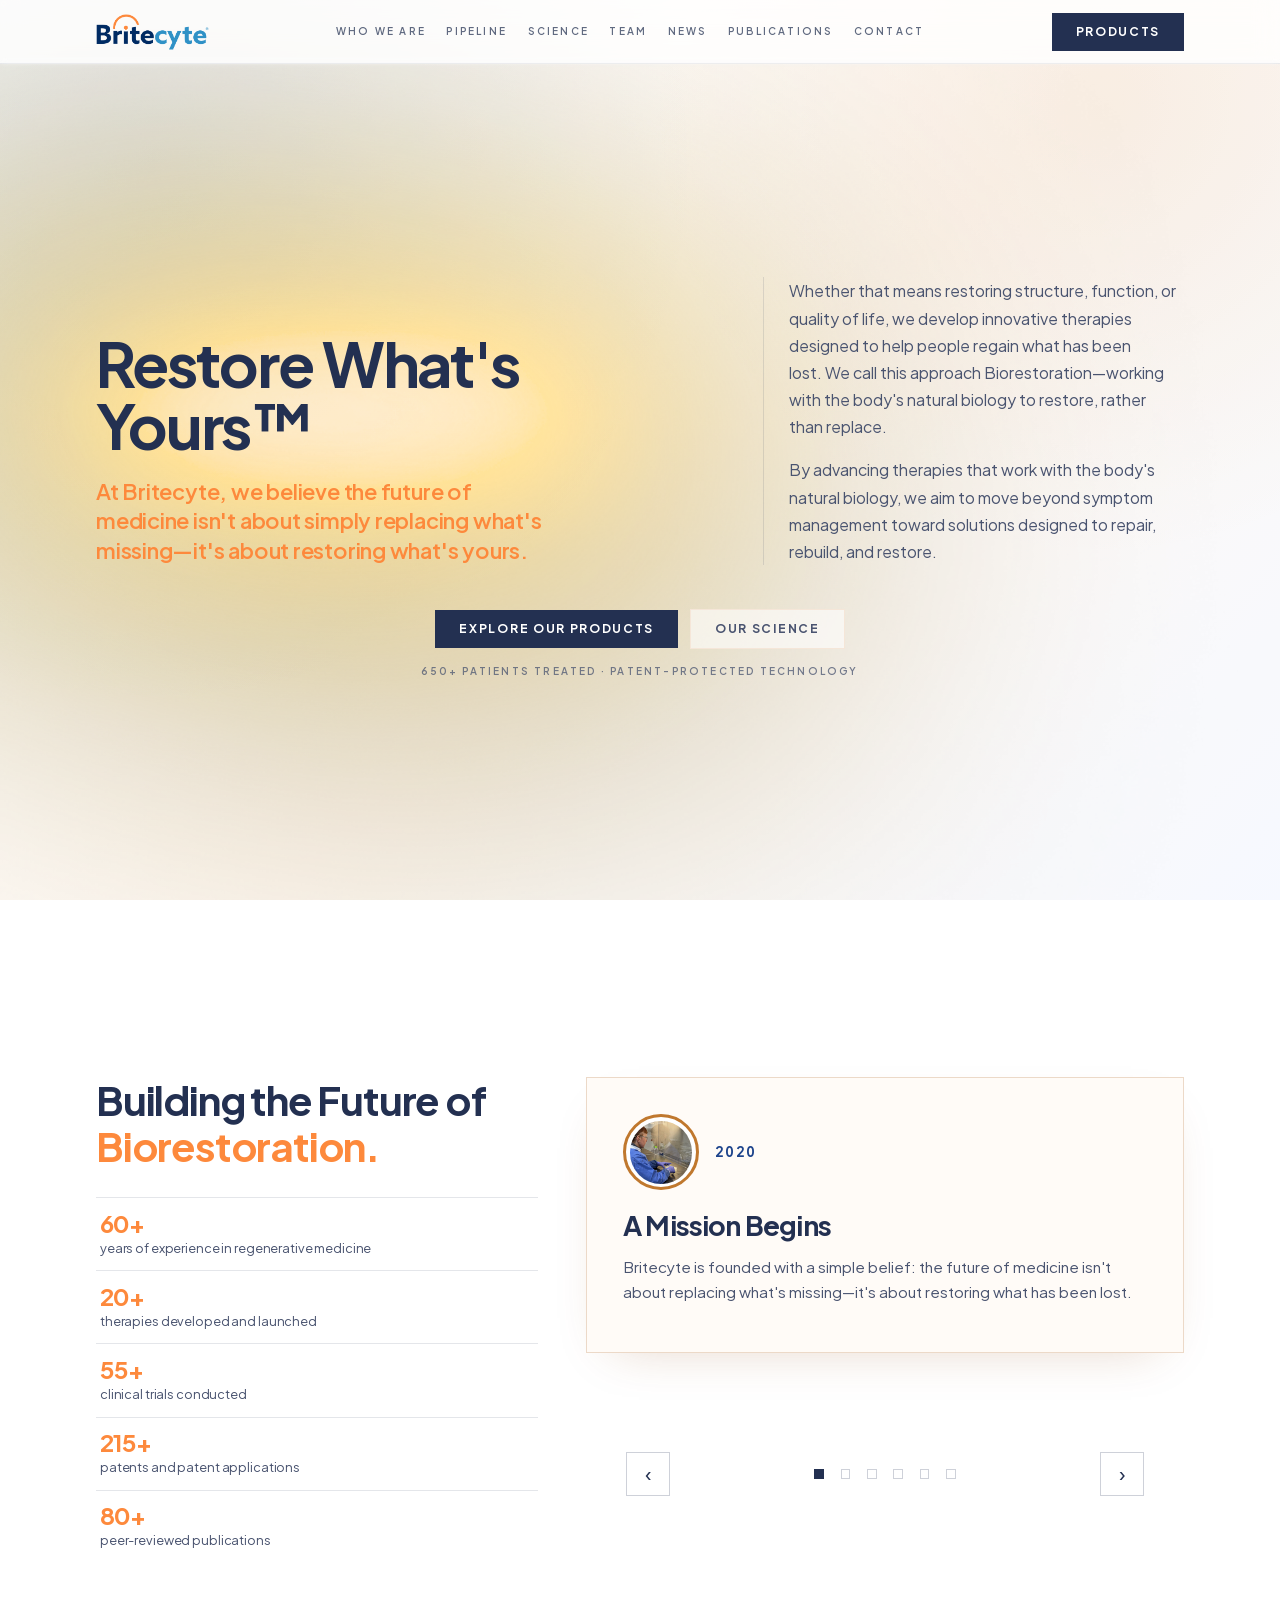
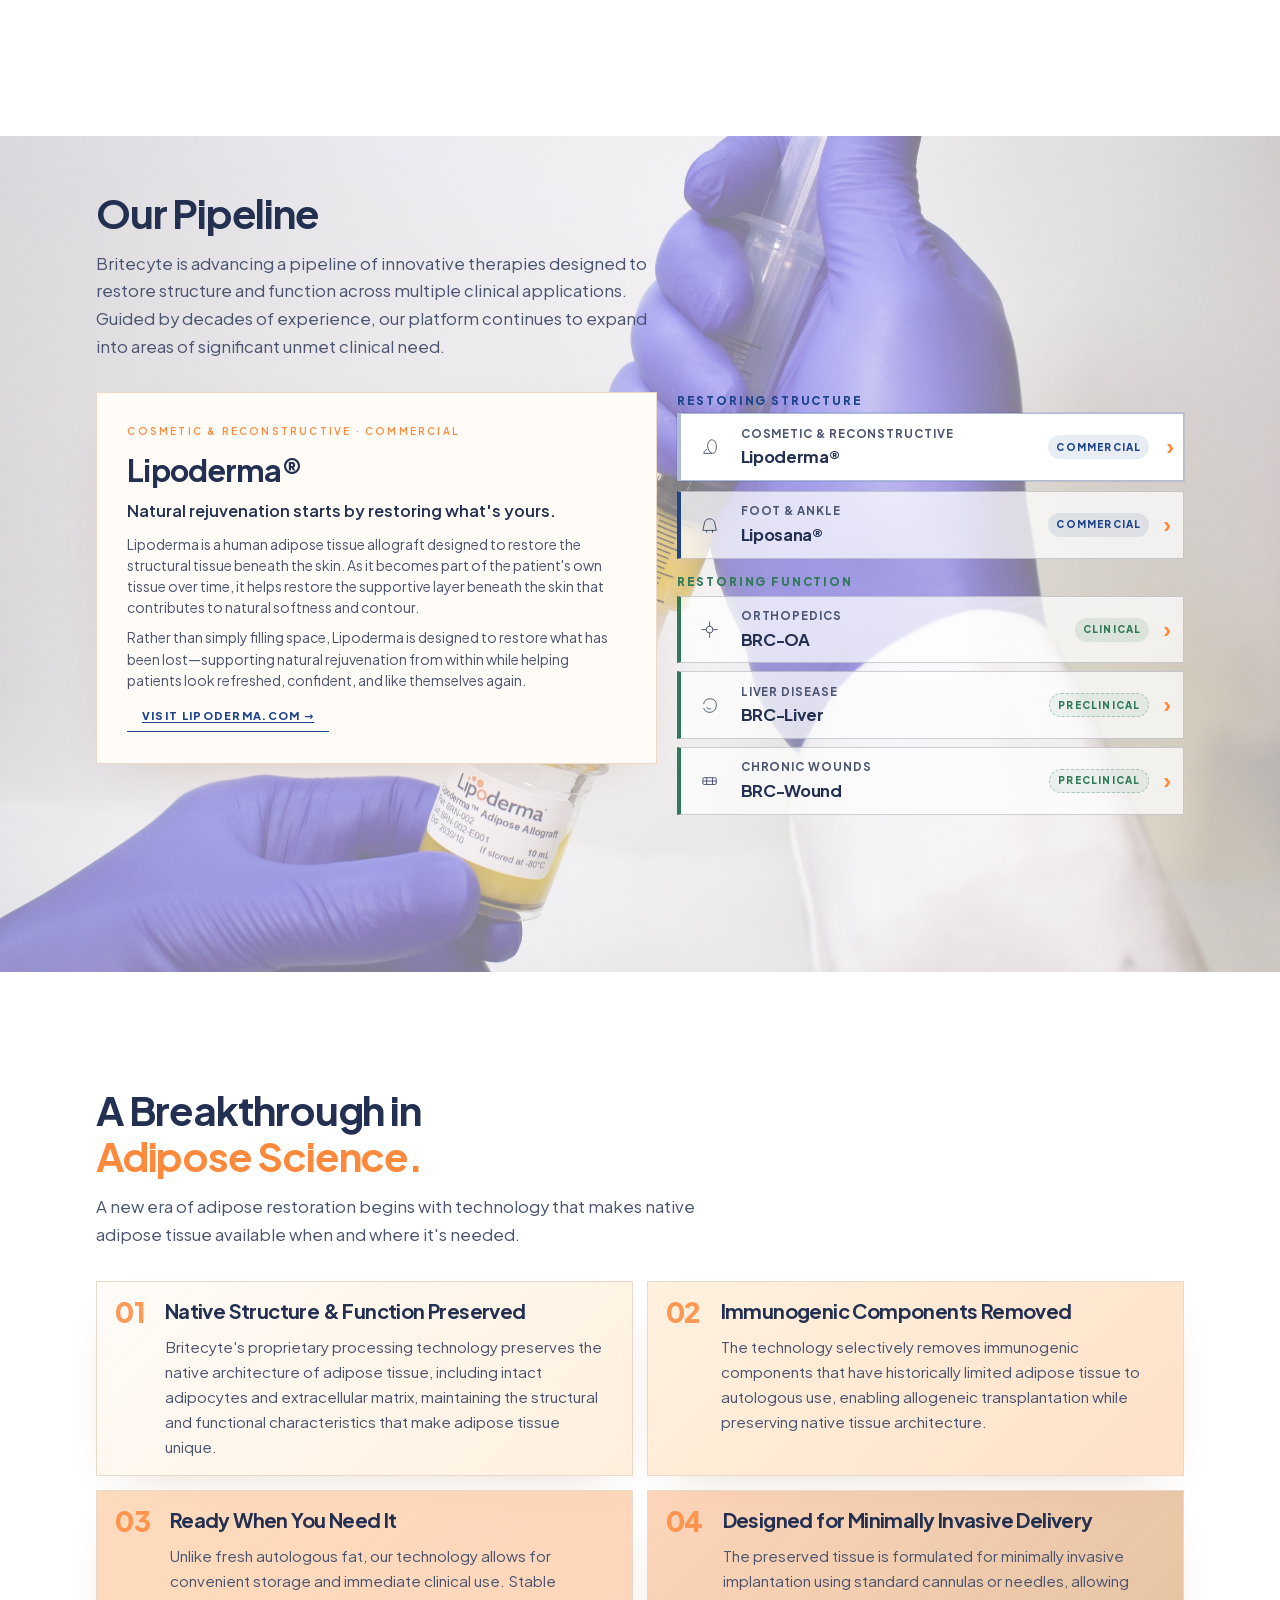
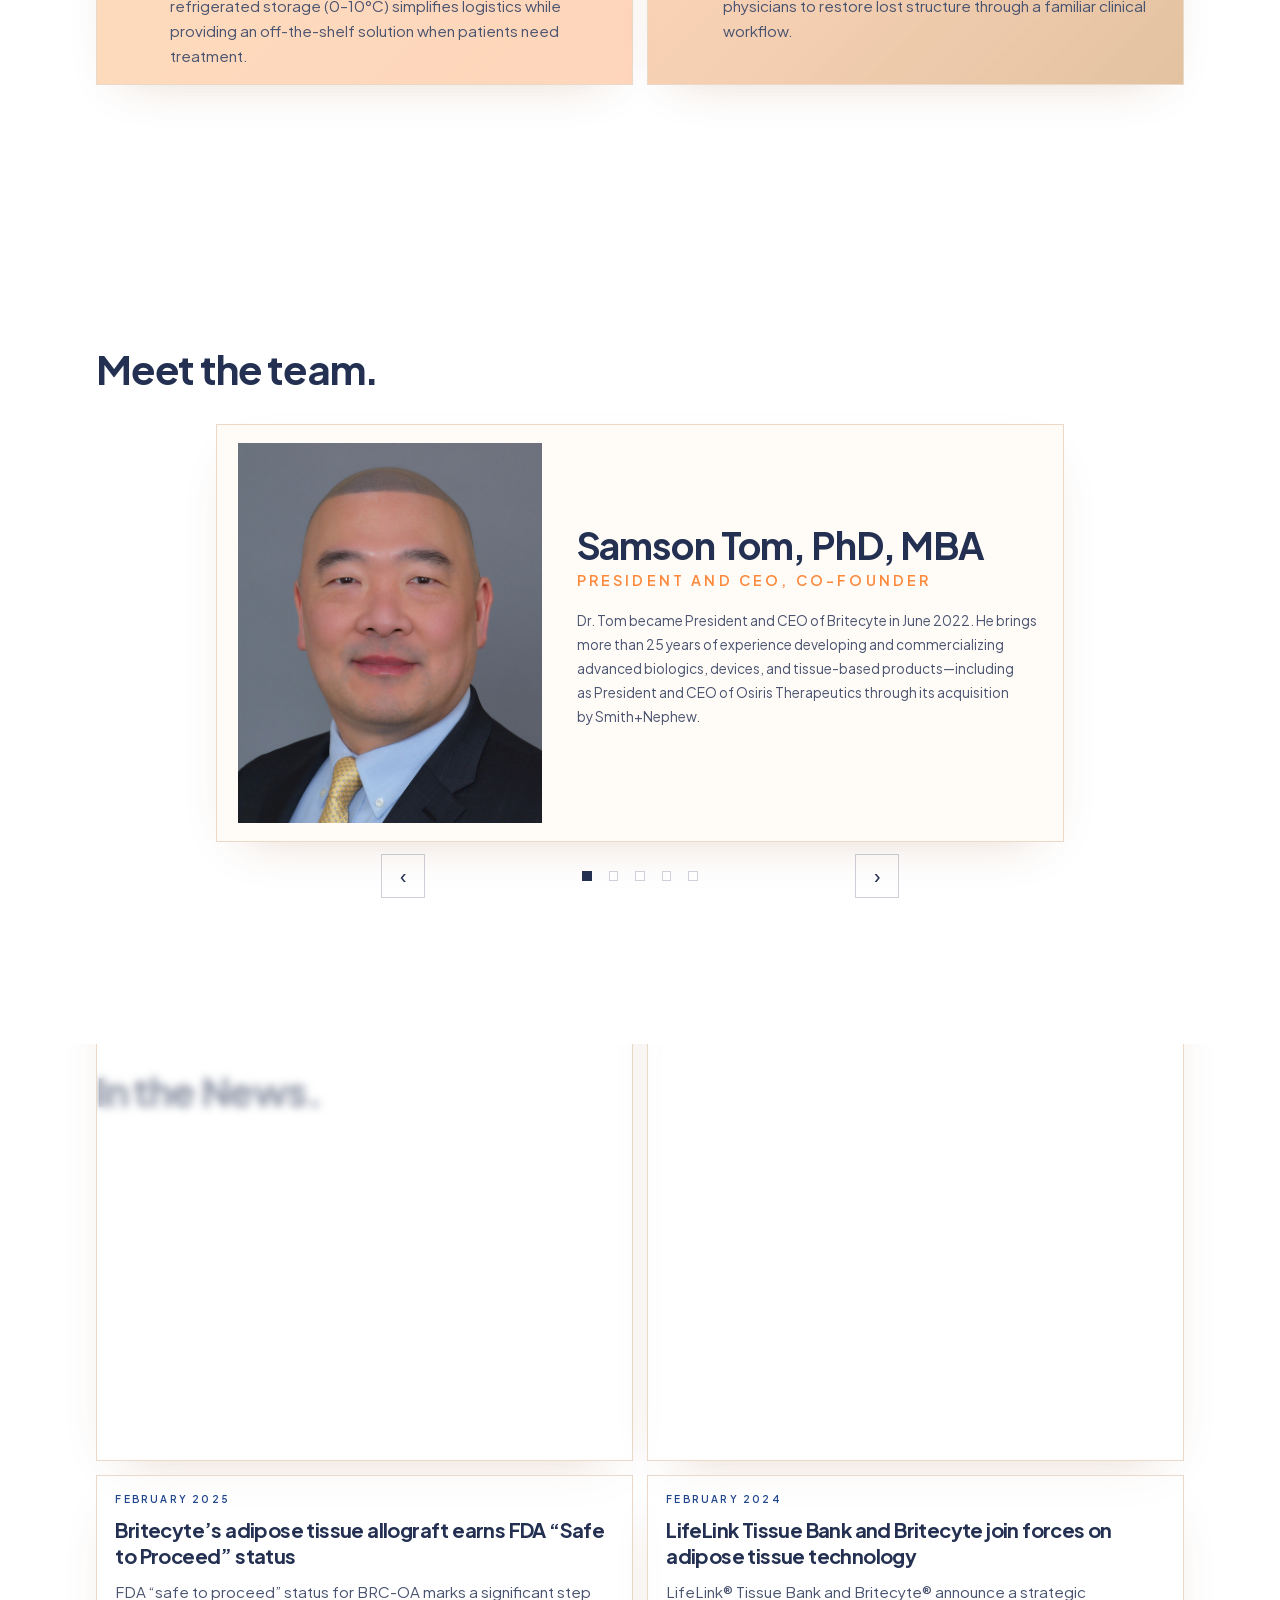
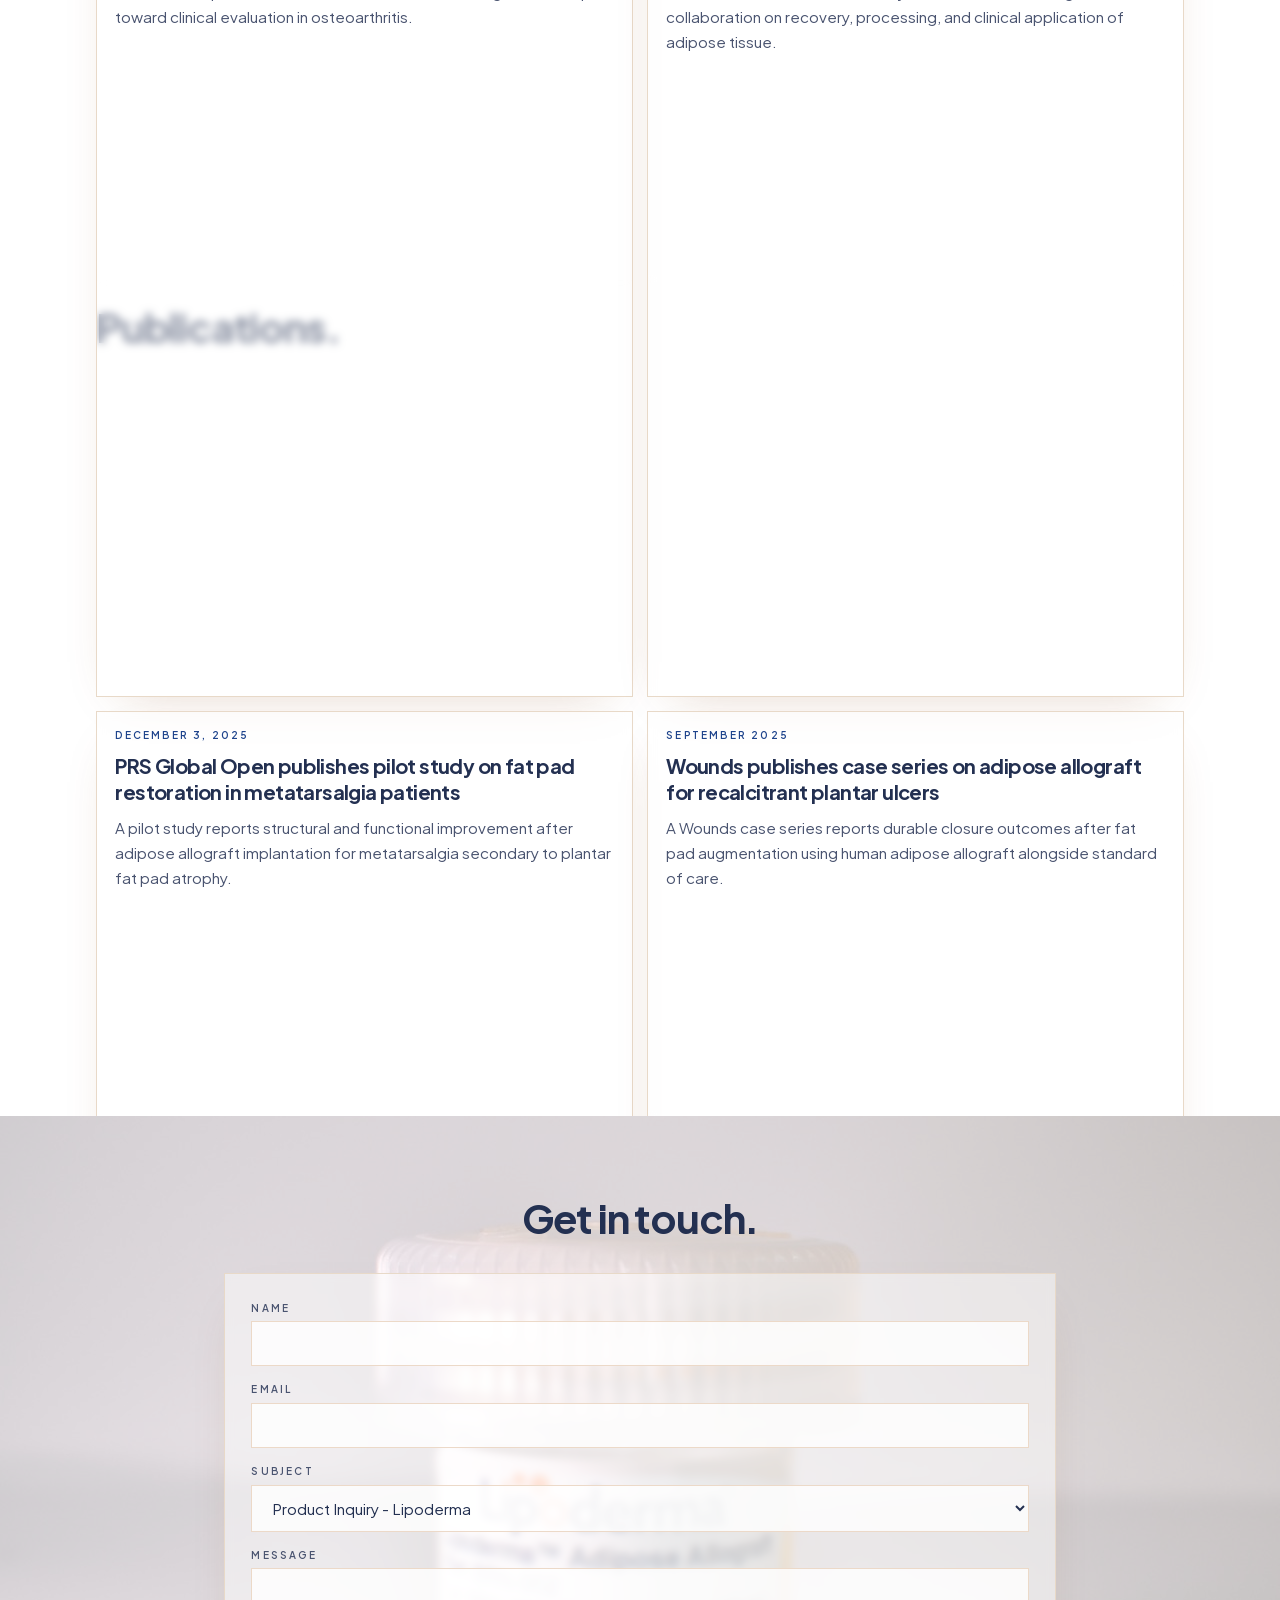
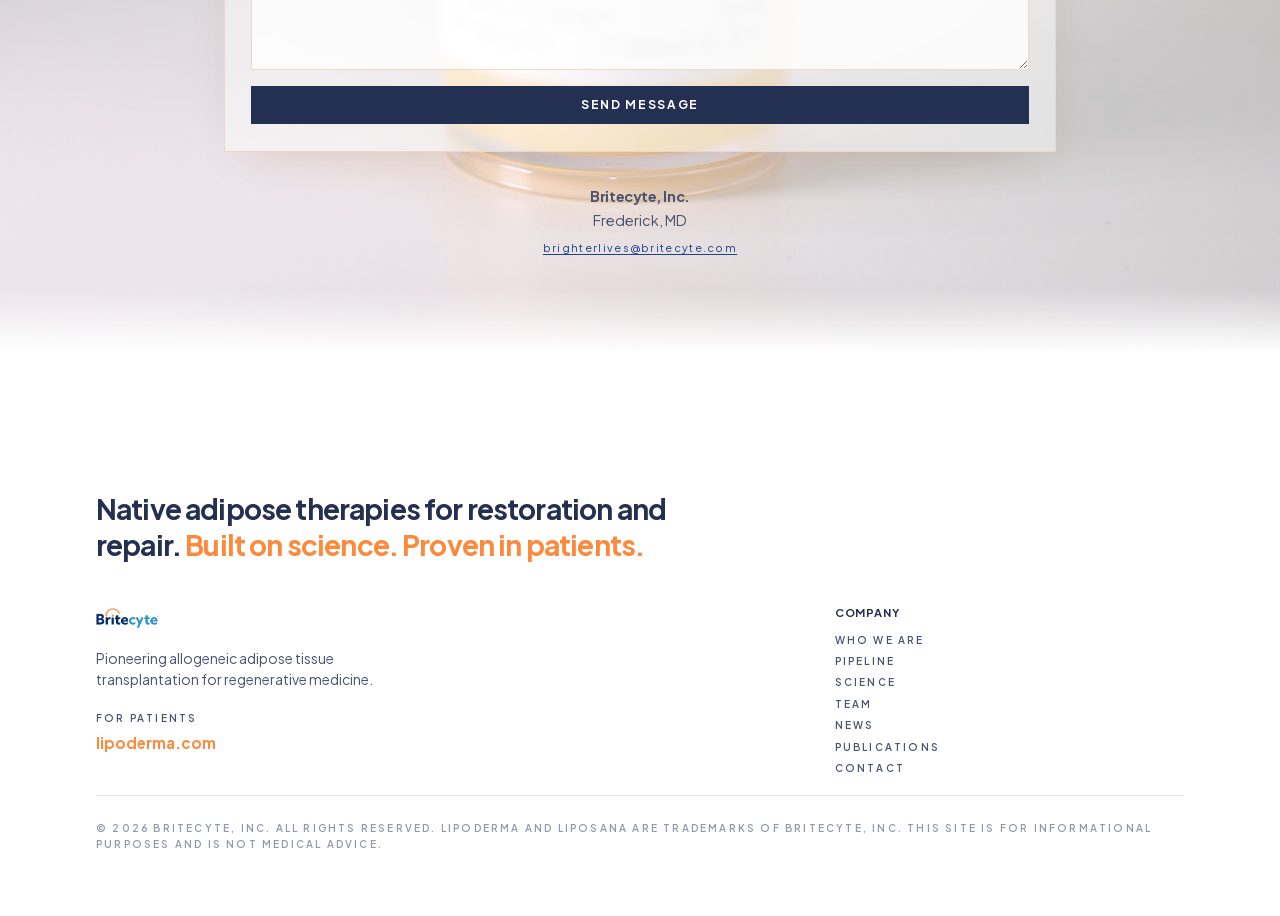
<file: variant-hybrid.html>
<!DOCTYPE html>
<html lang="en">
<head>
  <meta charset="utf-8" />
  <meta name="robots" content="noindex" />
  <title>Britecyte</title>
  <script>window.location.replace('index.html' + window.location.hash);</script>
  <meta http-equiv="refresh" content="0; url=index.html" />
</head>
<body><a href="index.html">Continue to Britecyte</a></body>
</html>
</file>
<file: css/styles.css>
/* ── Fonts ─────────────────────────────────────────────────────────────── */
@font-face {
  font-family: "Plus Jakarta Sans";
  font-style: normal;
  font-weight: 200 800;
  font-display: swap;
  src: url(../assets/fonts/fba5a26ea33df6a3-s.p.18rizl4rsrl42.woff2) format("woff2");
}

/* ── Design tokens (orange ↔ blue inverted vs New V3 Lipoderma) ─────────── */
:root {
  --font-sans: "Plus Jakarta Sans", system-ui, -apple-system, sans-serif;
  --font-display: var(--font-sans);
  --color-ink: #233051;
  --color-ink-soft: #4a5470;
  --color-ivory: #fff;
  --color-cream: #fffbf7;
  --color-sand: #f5e6d8;
  --color-bronze: #c0782e;
  --color-flame: #1e448c;
  --color-orange-bright: #fd893c;
  --color-bronze-deep: var(--color-orange-bright);
  --color-accent-ring: rgba(30, 68, 140, 0.28);
  --color-hairline: #2330511f;
  --color-border-warm: #ecd9c8;
  --color-border-glass: #f0dcc8bf;
  --site-header-h: 4rem;
  --container-max: 72rem;
  --shadow-lift: 0 18px 50px -28px #8b451347;
  --ease-out: cubic-bezier(0.22, 1, 0.36, 1);
  --space-card: 1.35rem;
  --space-card-lg: 1.65rem;
  /* Shared layout rhythm — sections, subpages, header, containers */
  --container-pad-x: 1.5rem;
  --section-padding: 3.75rem;
  --section-header-mb: 2rem;
  --surface-fill: rgba(255, 255, 255, 0.48);
  --type-h2: clamp(1.75rem, 3.6vw, 2.5rem);
  --type-h3: 1.25rem;
  --type-body: 0.95rem;
  --type-lead: 1.05rem;
}

*,
*::before,
*::after {
  box-sizing: border-box;
  margin: 0;
  padding: 0;
}

html {
  scroll-behavior: auto;
  -webkit-text-size-adjust: 100%;
}

body {
  font-family: var(--font-sans);
  color: var(--color-ink);
  background: var(--color-ivory);
  line-height: 1.5;
  -webkit-font-smoothing: antialiased;
}

::selection {
  background: var(--color-bronze);
  color: var(--color-ivory);
}

img {
  max-width: 100%;
  height: auto;
  display: block;
}

a {
  color: inherit;
  text-decoration: none;
}

button:not(:disabled),
input[type="button"]:not(:disabled),
input[type="submit"]:not(:disabled),
input[type="reset"]:not(:disabled),
a[href],
label[for],
summary,
[role="button"]:not([aria-disabled="true"]),
[role="tab"]:not([aria-disabled="true"]) {
  cursor: pointer;
}

button {
  font: inherit;
  border: none;
  background: none;
}

button:disabled,
input[type="button"]:disabled,
input[type="submit"]:disabled,
input[type="reset"]:disabled,
input:disabled,
select:disabled,
textarea:disabled,
[aria-disabled="true"] {
  cursor: not-allowed;
}

.font-display {
  font-family: var(--font-display);
  font-weight: 700;
  letter-spacing: -0.03em;
}

.microtype {
  font-size: 10px;
  font-weight: 600;
  letter-spacing: 0.22em;
  text-transform: uppercase;
  color: rgba(74, 84, 112, 0.75);
}

.text-muted {
  color: rgba(74, 84, 112, 0.7);
}

.text-bronze {
  color: var(--color-orange-bright);
}

.text-bronze-deep {
  color: var(--color-bronze-deep);
}

.text-flame {
  color: var(--color-flame);
}

/* ── Surfaces (glass panels — unified V3-aligned system) ─────────────────── */
.surface {
  padding: var(--space-card);
  border: 1px solid #e8d9c8;
  background-color: var(--surface-fill);
  backdrop-filter: blur(4px);
  -webkit-backdrop-filter: blur(4px);
  box-shadow: var(--shadow-lift);
}

/* Size modifier */
.surface-lg {
  padding: var(--space-card-lg);
}

/* ── Surface / background ────────────────────────────────────────────────── */
.site-surface {
  isolation: isolate;
  min-height: 100vh;
  position: relative;
}

.site-surface::after {
  content: "";
  position: fixed;
  inset: 0;
  z-index: -2;
  pointer-events: none;
  opacity: 0.78;
  background:
    radial-gradient(circle at 12% 18%, rgba(30, 68, 140, 0.1), transparent 34rem),
    radial-gradient(circle at 86% 12%, rgba(192, 120, 46, 0.12), transparent 28rem),
    linear-gradient(135deg, #fff 0%, #fff8f2 54%, #f4f8ff 100%);
}

@media (min-width: 1024px) {
  .site-surface::after {
    background-size: 100vw auto;
  }
}

.site-surface::before {
  content: "";
  position: fixed;
  inset: 0;
  z-index: -1;
  pointer-events: none;
  opacity: 0.5;
  background-image: url(../assets/backgrounds/gradO.png);
  background-position: calc(50% - 5vw) center;
  background-repeat: no-repeat;
  background-size: 350vw auto;
}

@media (min-width: 1024px) {
  .site-surface::before {
    background-position: 95% 50%;
    background-size: 160vw auto;
  }
}

.site-main,
.site-footer {
  position: relative;
  z-index: 1;
}

/* ── Layout ──────────────────────────────────────────────────────────────── */
.container {
  width: 100%;
  max-width: var(--container-max);
  margin-inline: auto;
  padding-inline: var(--container-pad-x);
}

.section {
  padding-block: var(--section-padding);
  position: relative;
}

/* Stacked sections: keep total gap ~ one section pad, not two */
.section.section-cream + .section.section-cream,
.hero + .section {
  padding-top: calc(var(--section-padding) * 0.45);
}

@media (min-width: 768px) {
  :root {
    --section-padding: 5.5rem;
  }
}

@media (min-width: 1024px) {
  :root {
    --container-pad-x: 2rem;
  }
}

.section-header {
  margin-bottom: var(--section-header-mb);
  max-width: 40rem;
}

.section-header > .microtype:first-child {
  margin-bottom: 0.75rem;
}

.section-header-center {
  text-align: left;
  max-width: 40rem;
  margin-inline: 0;
  margin-bottom: var(--section-header-mb);
}

.section-title {
  font-size: var(--type-h2);
  line-height: 1.15;
  margin: 0;
  text-wrap: balance;
  color: var(--color-ink);
}

.section-title-sm {
  font-size: clamp(1.5rem, 3vw, 2rem);
  text-transform: uppercase;
  letter-spacing: 0.12em;
}

.section-title-sm .brand-split {
  text-transform: none;
  letter-spacing: normal;
}

.section-intro {
  margin-top: 0.875rem;
  max-width: 36rem;
  color: var(--color-ink-soft);
  line-height: 1.65;
  font-size: var(--type-lead);
}

.section-intro a {
  color: var(--color-flame);
  text-decoration: underline;
  text-underline-offset: 0.15em;
}

.section-intro a:hover {
  color: var(--color-orange-bright);
}

/* ── Header ──────────────────────────────────────────────────────────────── */
.site-header {
  position: fixed;
  inset: 0 0 auto;
  z-index: 50;
  height: var(--site-header-h);
  border-bottom: 1px solid var(--color-hairline);
  background: rgba(255, 255, 255, 0.82);
  backdrop-filter: blur(12px);
  -webkit-backdrop-filter: blur(12px);
}

.site-header::after {
  content: "";
  position: absolute;
  inset-inline: 0;
  bottom: -0.45rem;
  height: 0.9rem;
  pointer-events: none;
  background: rgba(255, 255, 255, 0.01);
  backdrop-filter: blur(3px);
  -webkit-backdrop-filter: blur(3px);
  mask-image: linear-gradient(to bottom, transparent 0%, #000 45%, transparent 100%);
  -webkit-mask-image: linear-gradient(to bottom, transparent 0%, #000 45%, transparent 100%);
}

.site-header.is-scrolled {
  box-shadow: 0 4px 24px -8px rgba(139, 69, 19, 0.12);
}

.site-header-inner {
  max-width: var(--container-max);
  margin-inline: auto;
  height: 100%;
  padding-inline: var(--container-pad-x);
  display: flex;
  align-items: center;
  justify-content: space-between;
  gap: 1rem;
}

.site-logo {
  display: inline-flex;
  align-items: center;
  flex-shrink: 0;
  padding-block: 0.25rem;
}

.site-logo img {
  height: 2.25rem;
  width: auto;
  display: block;
}

.site-nav {
  display: none;
  align-items: center;
  gap: clamp(0.85rem, 1.6vw, 1.65rem);
}

.site-nav a {
  transition: color 0.15s;
}

.site-nav a:hover,
.site-nav-mobile a:hover {
  color: var(--color-bronze-deep);
}

.site-header-actions {
  display: flex;
  align-items: center;
  gap: 0.75rem;
}

.menu-toggle {
  position: relative;
  z-index: 90;
  display: flex;
  align-items: center;
  justify-content: center;
  width: 2.75rem;
  height: 2.75rem;
  margin: 0;
  padding: 0;
  border: 0;
  background: transparent;
  color: var(--color-ink);
  cursor: pointer;
}

.site-nav-mobile {
  display: none;
}

.site-main {
  padding-top: var(--site-header-h);
}

@media (min-width: 1024px) {
  .site-nav {
    display: flex;
  }

  .menu-toggle,
  .site-nav-mobile {
    display: none !important;
  }
}

@media (max-width: 1023px) {
  .site-header {
    z-index: 90;
  }

  .site-header-inner {
    position: relative;
    z-index: 2;
  }

  .mobile-nav-backdrop {
    display: none;
    position: fixed;
    top: var(--site-header-h);
    right: 0;
    bottom: 0;
    left: 0;
    z-index: 88;
    margin: 0;
    padding: 0;
    border: 0;
    background: rgba(35, 48, 81, 0.28);
    cursor: default;
  }

  .mobile-nav-backdrop.is-visible {
    display: block;
  }

  .site-nav-mobile.is-open {
    display: flex;
    flex-direction: column;
    align-items: stretch;
    gap: 0;
    position: fixed;
    top: var(--site-header-h);
    right: 0;
    left: 0;
    z-index: 89;
    width: 100%;
    max-width: 100vw;
    max-height: min(70dvh, calc(100dvh - var(--site-header-h) - 0.5rem));
    padding: 0.35rem 1.25rem 1rem;
    border: 0;
    border-bottom: 1px solid var(--color-hairline);
    background: #fffbf7;
    overflow: auto;
    -webkit-overflow-scrolling: touch;
    box-sizing: border-box;
    box-shadow: 0 16px 40px -20px rgba(35, 48, 81, 0.45);
  }

  .site-header-actions .btn-primary {
    display: none;
  }

  .site-nav-mobile a {
    display: block;
    padding: 0.95rem 0.35rem;
    font-size: 1.05rem;
    font-weight: 500;
    text-decoration: none;
    color: var(--color-ink);
    border-bottom: 1px solid var(--color-hairline);
  }

  .site-nav-mobile a.is-active {
    color: var(--color-bronze-deep);
  }

  html.is-menu-open .site-header::after {
    display: none;
  }
}

/* ── Buttons ─────────────────────────────────────────────────────────────── */
.btn {
  display: inline-flex;
  align-items: center;
  justify-content: center;
  gap: 0.25rem;
  padding: 0.625rem 1.5rem;
  font-size: 0.75rem;
  font-weight: 700;
  letter-spacing: 0.14em;
  text-transform: uppercase;
  transition: background 0.2s, color 0.2s, border-color 0.2s, transform 0.2s, box-shadow 0.2s;
  white-space: nowrap;
}

.btn-primary {
  background: var(--color-ink);
  color: var(--color-ivory);
}

.btn-primary:hover {
  background: var(--color-bronze);
  transform: translateY(-1px);
  box-shadow: 0 8px 22px -14px rgba(35, 48, 81, 0.75);
}

.btn-ghost {
  border: 1px solid var(--color-sand);
  color: var(--color-ink-soft);
  background: rgba(255, 255, 255, 0.6);
}

.btn-ghost:hover {
  border-color: var(--color-flame);
  color: var(--color-ink);
  transform: translateY(-1px);
  background: #fff;
}

.btn:focus-visible,
.pipe-node:focus-visible,
.menu-toggle:focus-visible {
  outline: 3px solid var(--color-accent-ring);
  outline-offset: 3px;
}

.btn-full {
  width: 100%;
}

/* ── Card copy (typography inside surfaces) ──────────────────────────────── */
.news-title,
.pathway-title {
  font-size: var(--type-h3);
  margin-bottom: 0.625rem;
  line-height: 1.3;
  color: var(--color-ink);
}

.pathway-body,
.news-excerpt {
  color: var(--color-ink-soft);
  line-height: 1.65;
  font-size: var(--type-body);
}

/* ── Hero ────────────────────────────────────────────────────────────────── */
.hero {
  min-height: calc(100svh - var(--site-header-h));
  display: flex;
  align-items: center;
  padding-block: 2rem 3rem;
  position: relative;
}

.hero-grid {
  position: relative;
  z-index: 3;
  width: 100%;
  max-width: var(--container-max);
  margin-inline: auto;
  padding-inline: var(--container-pad-x);
  display: grid;
  gap: 2.5rem;
  align-items: center;
}

.hero-headline {
  font-size: clamp(2rem, 5vw, 3rem);
  line-height: 1.1;
  margin-top: 0;
}

.hero-belief {
  display: inline-block;
  margin-top: 0.35rem;
  max-width: 28rem;
  color: var(--color-orange-bright);
  font-size: clamp(1.15rem, 2.4vw, 1.55rem);
  font-weight: 600;
  line-height: 1.25;
  letter-spacing: -0.02em;
}

.hero-lede {
  margin-top: 1.25rem;
  max-width: 40rem;
  color: var(--color-ink-soft);
  line-height: 1.65;
  font-size: var(--type-lead);
}

.hero-lede {
  display: grid;
  gap: 1rem;
}

.hero-lede p {
  margin: 0;
}

.hero-cta-row {
  display: flex;
  flex-direction: row;
  flex-wrap: nowrap;
  align-items: center;
  gap: 0.75rem;
  margin-top: 1.75rem;
}

@media (max-width: 380px) {
  .hero-cta-row .btn {
    padding-inline: 1rem;
    letter-spacing: 0.12em;
  }
}

.hero-byline {
  margin-top: 1.5rem;
}

/* Mobile hero */
@media (max-width: 767px) {
  .hero {
    min-height: calc(100svh - var(--site-header-h));
    padding-block: 1.5rem calc(4rem + env(safe-area-inset-bottom));
  }

  .hero-grid {
    gap: 1.5rem;
    transform: translateY(0);
  }
}

/* ── Platform / Pathway ──────────────────────────────────────────────────── */
.platform-intro {
  max-width: 42rem;
}

.pathway-grid {
  list-style: none;
  display: grid;
  gap: 1.25rem;
  margin-bottom: 0;
}

.pathway-step {
  display: grid;
  grid-template-columns: auto 1fr;
  gap: 1.25rem;
  align-items: start;
}

.pathway-step--1 {
  background: linear-gradient(135deg, rgba(255, 251, 247, 0.95), rgba(255, 235, 210, 0.75));
}

.pathway-step--2 {
  background: linear-gradient(135deg, rgba(255, 240, 220, 0.92), rgba(253, 200, 154, 0.55));
}

.pathway-step--3 {
  background: linear-gradient(135deg, rgba(253, 200, 154, 0.65), rgba(253, 137, 60, 0.35));
}

.pathway-step--4 {
  background: linear-gradient(135deg, rgba(253, 137, 60, 0.35), rgba(192, 120, 46, 0.45));
}

.pathway-num {
  font-family: var(--font-display);
  font-size: 1.75rem;
  font-weight: 800;
  line-height: 1;
  color: var(--color-bronze-deep);
  opacity: 0.85;
}

.pathway-title {
  margin-bottom: 0.625rem;
}

.pathway-body {
  margin: 0;
}

@media (min-width: 1024px) {
  .pathway-grid {
    grid-template-columns: repeat(2, 1fr);
  }
}

/* ── About ───────────────────────────────────────────────────────────────── */
.about-stats {
  list-style: none;
  display: flex;
  flex-wrap: wrap;
  gap: 1.5rem;
  margin-top: 1.5rem;
  padding-top: 1.25rem;
  border-top: 1px solid var(--color-hairline);
}

.about-stats li {
  display: flex;
  flex-direction: column;
  gap: 0.15rem;
}

.about-stats strong {
  font-size: 1.5rem;
  color: var(--color-bronze-deep);
}

.about-stats span {
  font-size: 0.8rem;
  color: var(--color-ink-soft);
}

.proof-stats {
  display: grid;
  grid-template-columns: repeat(2, minmax(0, 1fr));
  gap: 0;
  margin-top: 2rem;
  padding-top: 0;
  overflow: hidden;
  border: 1px solid var(--color-hairline);
  border-radius: 0;
  background: rgba(255, 255, 255, 0.38);
  box-shadow: 0 18px 42px -34px rgba(35, 48, 81, 0.38);
}

.proof-stats li {
  min-height: 7.25rem;
  align-items: center;
  justify-content: center;
  padding: 1.2rem;
  border-bottom: 1px solid var(--color-hairline);
  background: transparent;
  text-align: center;
}

.proof-stats li:last-child {
  border-bottom: 0;
}

.proof-stats strong {
  font-size: clamp(1.85rem, 4vw, 2.45rem);
  line-height: 0.95;
  letter-spacing: -0.04em;
}

.proof-stats span {
  max-width: none;
  margin-top: 0.55rem;
  line-height: 1.35;
  letter-spacing: -0.01em;
  white-space: nowrap;
}

.proof-stats li:last-child:nth-child(odd) {
  grid-column: 1 / -1;
}

@media (min-width: 768px) {
  .proof-stats {
    grid-template-columns: repeat(5, minmax(0, 1fr));
  }

  .proof-stats li {
    border-bottom: 0;
  }

  .proof-stats li:last-child:nth-child(odd) {
    grid-column: auto;
  }
}

/* Photo sections: full-bleed cover on desktop + mobile */
.products-section,
.section-with-photo {
  isolation: isolate;
}

.products-bg {
  position: absolute;
  inset: 0;
  z-index: 0;
  pointer-events: none;
  overflow: hidden;
}

.products-bg-frame {
  position: absolute;
  inset: 0;
  line-height: 0;
}

.products-bg-frame picture {
  display: contents;
}

.products-bg-photo {
  display: block;
  width: 100%;
  height: 100%;
  max-width: none;
  object-fit: cover;
  object-position: center center;
  opacity: 0.5;
}

/* Contact jar — centered 4:5 plate */
[data-section="contact"] .products-bg-photo {
  object-position: center center;
}

[data-section="about"] .products-bg-photo {
  object-position: 78% 45%;
}

[data-section="pipeline"] .products-bg-photo {
  object-position: 45% 50%;
}

/* MOBILE PHOTO FRAMING — easy revert: delete this whole media block */
@media (max-width: 767px) {
  /* Full-bleed section background, matching the other photo sections. */
  [data-section="about"] .products-bg-photo {
    width: 100%;
    height: 100%;
    object-fit: cover;
    /* Shift the centered vial toward the right side of the mobile frame. */
    object-position: 50% center;
    opacity: 0.5;
    transform: none;
  }

  [data-section="pipeline"] .products-bg-photo {
    object-position: 40% 52%;
  }

  [data-section="contact"] .products-bg-photo {
    object-position: center center;
    transform: none;
  }
}

/* ── News ────────────────────────────────────────────────────────────────── */
.news-grid {
  display: grid;
  gap: 1.5rem;
  grid-template-columns: minmax(0, 1fr);
}

.news-slot {
  min-width: 0;
}

a.news-card {
  display: flex;
  flex-direction: column;
  height: 100%;
  outline: none;
  text-decoration: none;
  color: inherit;
  transition: transform 0.25s var(--ease-out), box-shadow 0.25s var(--ease-out);
}

a.news-card:hover {
  transform: translateY(-2px);
}

a.news-card:focus-visible {
  box-shadow:
    0 0 0 3px var(--color-accent-ring),
    var(--shadow-lift);
}

.news-date {
  color: var(--color-flame);
  display: block;
  margin-bottom: 0.625rem;
}

.news-excerpt {
  flex: 1;
}

.news-load-error {
  color: var(--color-ink-soft);
  font-size: var(--type-body);
}

@media (min-width: 768px) {
  .news-grid {
    grid-template-columns: repeat(2, 1fr);
    gap: 1.25rem;
  }
}

/* ── Contact ─────────────────────────────────────────────────────────────── */
.contact-block {
  width: 100%;
  max-width: 40rem;
  margin-inline: auto;
}

.contact-block > .section-title {
  text-align: center;
  margin-bottom: 2rem;
}

.contact-form {
  margin-top: 1.5rem;
  display: flex;
  flex-direction: column;
  gap: 1rem;
}

.contact-form.surface-lg {
  padding: var(--space-card-lg);
}

.form-row {
  display: flex;
  flex-direction: column;
  gap: 0.35rem;
}

.form-label {
  color: var(--color-ink-soft);
}

.form-input {
  padding: 0.75rem 1rem;
  border: 1px solid var(--color-border-warm);
  background: rgba(255, 255, 255, 0.8);
  font-family: inherit;
  font-size: 0.95rem;
  color: var(--color-ink);
  transition: border-color 0.15s;
}

.form-input:focus {
  outline: none;
  border-color: var(--color-orange-bright);
}

.form-textarea {
  resize: vertical;
  min-height: 6rem;
}

.form-success {
  color: var(--color-bronze-deep);
  text-align: center;
  padding: 0.5rem;
}

.form-error {
  color: #9a3412;
  text-align: center;
  padding: 0.5rem;
}

.contact-address {
  margin-top: 2rem;
  font-style: normal;
  font-size: 0.9rem;
  color: var(--color-ink-soft);
  line-height: 1.7;
  text-align: center;
}

.contact-address a {
  color: var(--color-bronze-deep);
}

.contact-address a:hover {
  text-decoration: underline;
}

@media (min-width: 1024px) {
  .contact-block {
    max-width: 52rem;
  }
}

/* ── Footer ──────────────────────────────────────────────────────────────── */
.site-footer {
  position: relative;
  border-top: 1px solid var(--color-hairline);
  background: var(--color-ivory);
  padding-block: calc(var(--section-padding) * 0.75) 2rem;
}

.footer-gradient {
  position: absolute;
  inset-inline: 0;
  top: 0;
  height: 4rem;
  transform: translateY(-100%);
  background: linear-gradient(to bottom, transparent, var(--color-ivory));
  pointer-events: none;
}

.footer-lead {
  margin-bottom: 2.5rem;
}

.footer-headline {
  font-size: clamp(1.35rem, 3vw, 1.75rem);
  line-height: 1.3;
  max-width: 36rem;
}

.footer-brand {
  margin-bottom: 2.5rem;
}

.footer-logo {
  height: 1.75rem;
  width: auto;
  display: block;
  margin-bottom: 1rem;
  padding: 0.25rem 0;
}

.footer-tagline {
  font-size: 0.875rem;
  color: var(--color-ink-soft);
  max-width: 18rem;
  line-height: 1.55;
}

.footer-audience {
  margin-top: 1.25rem;
  display: flex;
  flex-wrap: wrap;
  gap: 2rem;
}

.footer-patients {
  display: flex;
  flex-direction: column;
  gap: 0.35rem;
}

.footer-patients-label {
  color: var(--color-ink-soft);
}

.footer-patients a {
  font-family: var(--font-display);
  font-size: 0.95rem;
  font-weight: 700;
  color: var(--color-bronze-deep);
  text-decoration: none;
}

.footer-patients a:hover {
  color: var(--color-flame);
}

.footer-social {
  display: flex;
  flex-wrap: wrap;
  gap: 0.5rem 1.25rem;
  margin: 1rem 0 0;
  padding: 0;
  list-style: none;
}

.footer-social a {
  font-size: 0.6875rem;
  font-weight: 600;
  letter-spacing: 0.12em;
  text-transform: uppercase;
  color: rgba(74, 84, 112, 0.72);
  text-decoration: none;
  transition: color 0.15s;
}

.footer-social a:hover {
  color: var(--color-bronze-deep);
}

@media (max-width: 767px) {
  .footer-audience {
    row-gap: 1rem;
  }

  .footer-social {
    row-gap: 0.75rem;
  }
}

.footer-disclaimer {
  padding-top: 1.5rem;
  border-top: 1px solid var(--color-hairline);
  line-height: 1.6;
  color: rgba(74, 84, 112, 0.6);
}

/* ── Section motifs ──────────────────────────────────────────────────────── */
.section-motif-host {
  position: relative;
}

.section-motif-host > .container,
.section-motif-host > .hero-grid,
.section-motif-host > .footer-inner {
  position: relative;
  z-index: 1;
}

/* ── Scroll reveal ───────────────────────────────────────────────────────── */
.reveal {
  opacity: 0;
  transform: translateY(1.25rem);
  transition: opacity 0.7s var(--ease-out), transform 0.7s var(--ease-out);
}

.reveal.is-visible {
  opacity: 1;
  transform: translateY(0);
}

/* Direct hash / programmatic landing: paint immediately, no transition lag. */
.is-direct-target .reveal {
  opacity: 1;
  transform: none;
  transition: none;
}

.reveal-delay-1 {
  transition-delay: 0.1s;
}

.reveal-delay-2 {
  transition-delay: 0.2s;
}

@media (prefers-reduced-motion: reduce) {
  .reveal {
    opacity: 1;
    transform: none;
    transition: none;
  }

  html {
    scroll-behavior: auto;
  }
}
/* ── Interactive pipeline map ────────────────────────────────────────────── */
:root {
  --pipe-structure: var(--color-flame);
  --pipe-function: #2f7a56;
}

.pipe-map {
  position: relative;
  z-index: 1;
  display: grid;
  gap: 1.5rem;
  padding: 0;
  border: 0;
  background: transparent;
  backdrop-filter: none;
}

.pipe-map-hub {
  display: inline-flex;
  align-items: center;
  gap: 0.75rem;
  justify-self: center;
  padding: 0.7rem 1.15rem;
  border: 1px solid var(--color-hairline);
  border-radius: 999px;
  background: #fff;
  font-size: 0.78rem;
  font-weight: 800;
  letter-spacing: 0.14em;
  text-transform: uppercase;
}

.pipe-map-hub-mark {
  width: 1.35rem;
  height: 1.35rem;
  border-radius: 50%;
  background:
    radial-gradient(circle at 30% 30%, var(--pipe-structure) 0 28%, transparent 29%),
    radial-gradient(circle at 70% 35%, var(--pipe-function) 0 22%, transparent 23%),
    radial-gradient(circle at 50% 70%, var(--color-bronze) 0 20%, transparent 21%),
    #eef3fb;
}

.pipe-map-branches {
  display: grid;
  grid-template-columns: 1fr 1fr;
  gap: 1.25rem;
}

.pipe-branch-kicker {
  margin: 0 0 0.35rem;
  font-size: 0.72rem;
  font-weight: 800;
  letter-spacing: 0.16em;
  text-transform: uppercase;
}

.pipe-branch--structure .pipe-branch-kicker {
  color: var(--pipe-structure);
}

.pipe-branch--function .pipe-branch-kicker {
  color: var(--pipe-function);
}

.pipe-branch-lede {
  margin: 0 0 1rem;
  color: var(--color-ink-soft);
  font-size: 0.92rem;
  line-height: 1.5;
}

.pipe-branch-cards {
  display: grid;
  gap: 0.75rem;
}

.pipe-node {
  display: grid;
  grid-template-columns: auto minmax(0, 1fr) auto auto;
  gap: 0.85rem;
  align-items: center;
  width: 100%;
  padding: 0.85rem 1rem;
  border: 1px solid var(--color-hairline);
  border-left-width: 4px;
  background: #fff;
  color: inherit;
  text-align: left;
  cursor: pointer;
  border-radius: 0.7rem;
  transition: border-color 0.18s var(--ease-out), background 0.18s var(--ease-out), transform 0.18s var(--ease-out), box-shadow 0.18s var(--ease-out);
}

.pipe-node::after {
  content: "›";
  color: var(--color-bronze-deep);
  font-size: 1.35rem;
  font-weight: 700;
  line-height: 1;
  transition: transform 180ms var(--ease-out);
}

.pipe-node:hover::after,
.pipe-node.is-active::after {
  transform: translateX(0.18rem);
}

.pipe-branch--structure .pipe-node {
  border-left-color: var(--pipe-structure);
}

.pipe-branch--function .pipe-node {
  border-left-color: var(--pipe-function);
}

.pipe-node:hover,
.pipe-node.is-active {
  transform: translateY(-2px);
  background: #fff;
}

.pipe-node:hover {
  border-color: rgba(212, 137, 74, 0.5);
  box-shadow: 0 12px 28px -22px rgba(35, 48, 81, 0.8);
}

.pipe-branch--structure .pipe-node.is-active {
  border-color: rgba(30, 68, 140, 0.35);
  box-shadow: 0 0 0 1px rgba(30, 68, 140, 0.12);
}

.pipe-branch--function .pipe-node.is-active {
  border-color: rgba(47, 122, 86, 0.35);
  box-shadow: 0 0 0 1px rgba(47, 122, 86, 0.12);
}

.pipe-node-icon {
  display: grid;
  place-items: center;
  width: 2.5rem;
  height: 2.5rem;
  color: var(--color-ink);
}

.pipe-node-icon svg {
  width: 1.75rem;
  height: 1.75rem;
}

.pipe-node-copy {
  display: grid;
  gap: 0.15rem;
  min-width: 0;
}

.pipe-node-area {
  color: var(--color-ink-soft);
  font-size: 0.72rem;
  font-weight: 700;
  letter-spacing: 0.08em;
  text-transform: uppercase;
}

.pipe-node-name {
  font-family: var(--font-display);
  font-size: 1.05rem;
  font-weight: 700;
  letter-spacing: -0.02em;
}

.pipe-node-stage {
  display: inline-flex;
  align-items: center;
  min-height: 1.5rem;
  padding: 0.15rem 0.5rem;
  border-radius: 999px;
  font-size: 0.62rem;
  font-weight: 800;
  letter-spacing: 0.12em;
  text-transform: uppercase;
  white-space: nowrap;
}

.pipe-node-stage--commercial {
  color: var(--pipe-structure);
  background: rgba(30, 68, 140, 0.1);
}

.pipe-node-stage--clinical {
  color: var(--pipe-function);
  background: rgba(47, 122, 86, 0.12);
}

.pipe-node-stage--preclinical {
  color: var(--pipe-function);
  background: rgba(47, 122, 86, 0.08);
  border: 1px dashed rgba(47, 122, 86, 0.35);
}

.pipe-detail {
  padding: 0;
  background: transparent;
  border: 0;
  box-shadow: none;
}

.pipe-detail-eyebrow {
  margin: 0 0 0.5rem;
  color: var(--color-bronze-deep);
}

.pipe-detail-title {
  margin: 0 0 0.5rem;
  font-size: clamp(1.4rem, 3vw, 1.9rem);
  letter-spacing: -0.03em;
}

.pipe-detail-lead {
  margin: 0 0 1rem;
  color: var(--color-ink);
  font-size: 1.05rem;
  line-height: 1.45;
  font-weight: 600;
}

.pipe-detail-body {
  display: grid;
  gap: 0.85rem;
}

.pipe-detail-body p {
  margin: 0;
  color: var(--color-ink-soft);
  line-height: 1.65;
}

.pipe-detail-link a {
  display: inline-block;
  margin-top: 1rem;
  border-bottom: 1px solid currentColor;
  font-size: 0.78rem;
  font-weight: 800;
  letter-spacing: 0.12em;
  text-transform: uppercase;
}

.products-section .products-bg {
  inset: 0;
  width: 100%;
  height: 100%;
}

.pipe-map {
  grid-template-columns: minmax(0, 1.1fr) minmax(19rem, 0.9fr);
  grid-template-areas: "detail controls";
  align-items: start;
  gap: 1rem 1.25rem;
}

.pipe-detail {
  grid-area: detail;
  height: auto;
  max-height: min(32rem, 68vh);
  overflow: visible;
}

.pipe-detail > * {
  transition: opacity 0.18s var(--ease-out), transform 0.18s var(--ease-out);
}

.pipe-detail.is-updating > * {
  animation: pipe-detail-in 0.24s var(--ease-out) both;
}

@keyframes pipe-detail-in {
  from {
    opacity: 0;
    transform: translateY(0.45rem);
  }
  to {
    opacity: 1;
    transform: translateY(0);
  }
}

.pipe-detail-body {
  gap: 0.7rem;
}

.pipe-detail-body p {
  font-size: 0.9rem;
  line-height: 1.55;
}

.pipe-map-controls {
  grid-area: controls;
  display: grid;
  align-content: start;
  gap: 0.55rem;
  min-width: 0;
}

.pipe-map-hub {
  justify-self: stretch;
  justify-content: center;
}

.pipe-map-branches {
  grid-template-columns: 1fr;
  gap: 0.9rem;
}

.pipe-branch-lede {
  display: none;
}

.pipe-branch-cards {
  gap: 0.5rem;
}

.pipe-node {
  padding: 0.65rem 0.75rem;
}

.pipe-node-icon {
  width: 2.15rem;
  height: 2.15rem;
}

.pipe-node-icon svg {
  width: 1.45rem;
  height: 1.45rem;
}

@media (max-width: 860px) {
  .products-section .products-bg {
    inset: 0;
    height: 100%;
  }

  .pipe-map {
    grid-template-columns: 1fr;
    grid-template-areas:
      "controls"
      "detail";
    min-height: 0;
  }

  .pipe-detail {
    height: auto;
    max-height: none;
  }

  .pipe-map-branches {
    grid-template-columns: 1fr;
  }

  .pipe-node {
    grid-template-columns: auto 1fr;
  }

  .pipe-node-stage {
    grid-column: 2;
    justify-self: start;
  }
}

/* ── Type-on reveal ──────────────────────────────────────────────────────── */
.type-sr {
  position: absolute;
  width: 1px;
  height: 1px;
  padding: 0;
  margin: -1px;
  overflow: hidden;
  clip: rect(0, 0, 0, 0);
  white-space: nowrap;
  border: 0;
}

/* Journey carousel photos */
.journey-year {
  margin: 0;
  color: var(--color-bronze);
  font-size: 0.78rem;
  font-weight: 700;
  letter-spacing: 0.12em;
  font-variant-numeric: tabular-nums;
}

.journey-photo {
  position: relative;
  z-index: 1;
  width: 4.75rem;
  height: 4.75rem;
  margin: 0;
  padding: 0.22rem;
  border: 3px solid var(--color-bronze);
  border-radius: 50%;
  background: #fff;
  overflow: hidden;
}

.journey-photo img {
  width: 100%;
  height: 100%;
  border-radius: 50%;
  object-fit: cover;
}

.journey-photo--contain img {
  object-fit: contain;
  padding: 0.5rem;
}

.journey-photo--mscrf {
  background: #6d6d6d;
}

@media (max-width: 640px) {
  .journey-year { font-size: 0.7rem; }
  .journey-photo { width: 3.5rem; height: 3.5rem; }
}

/* Mobile homepage adjustments carried over from the old panel layout. */
@media (max-width: 1023px) {
  .hero {
    position: relative;
    overflow: hidden;
    touch-action: manipulation;
  }

  .hero-grid,
  .hero-copy {
    pointer-events: none;
  }

  .hero-cta-row,
  .hero-cta-row .btn {
    pointer-events: auto;
  }

  .hero-grid {
    position: relative;
    z-index: 3;
    display: flex;
    flex-direction: column;
    align-items: center;
    justify-content: center;
    text-align: center;
    min-height: 0;
  }

  .hero-copy {
    position: relative;
    z-index: 4;
    display: flex;
    flex-direction: column;
    align-items: center;
    text-align: center;
    max-width: 36rem;
    padding: 0.81rem 0.92rem 0.23rem;
    background: none;
  }

  .hero-belief,
  .hero-lede {
    margin-inline: auto;
    max-width: 34rem;
    text-align: center;
  }

  .hero-cta-row { justify-content: center; }
}

@media (max-width: 860px) {
  .hero-cta-row {
    flex-wrap: nowrap;
    margin-top: 1.21rem;
    gap: 0.58rem;
  }

  .hero-cta-row .btn {
    flex: 1 1 auto;
    padding: 0.6rem 0.92rem;
    font-size: 0.76rem;
    letter-spacing: 0.1em;
  }

  .form-input,
  .form-textarea {
    font-size: 16px;
  }
}

.menu-toggle:hover {
  color: var(--color-bronze-deep);
  background: rgba(35, 48, 81, 0.06);
}

a:is(.contact-address a, .pipe-detail-link a) {
  color: var(--color-flame);
  text-decoration: underline;
  text-underline-offset: 0.15em;
    display: inline-flex;
    flex-shrink: 0;
    padding: 0.42rem 0.9rem;
    font-size: 0.68rem;
    letter-spacing: 0.12em;
  }
}
</file>
<file: css/hybrid-home.css>
/* Hybrid scroll homepage — overrides on styles.css */

:root {
  --hybrid-card-fill: #fffbf7;
  --control-border: rgba(35, 48, 81, 0.22);
  --control-fill: rgba(255, 255, 255, 0.72);
  --control-hover-fill: rgba(234, 241, 251, 0.95);
  --control-press-fill: rgba(30, 68, 140, 0.12);
  --photo-placeholder: #ece7df;
}

html {
  scroll-behavior: smooth;
  scroll-padding-top: var(--site-header-h);
}

body,
.site-surface {
  max-width: 100%;
}

/* The window is the only scroller. A section with overflow-x clipped and
   overflow-y visible becomes its own scroll area, so a nav click scrolls twice. */
main > section[data-section] {
  box-sizing: border-box;
}

.site-main {
  --section-padding: clamp(2rem, 4vh, 3.25rem);
}

main > section[data-section] > .container,
main > section[data-section] > .hero-grid {
  width: 100%;
  max-width: var(--container-max);
  min-width: 0;
  margin-inline: auto;
  box-sizing: border-box;
}

.site-main > section[data-section] {
  background-color: transparent;
}

.site-main .hero + .section,
.site-main .section.section-cream + .section.section-cream {
  padding-top: var(--section-padding);
}

/* Hero: first screen */
.site-main [data-section="hero"] {
  display: flex;
  align-items: center;
  min-height: calc(100svh - var(--site-header-h));
  padding-block: clamp(2rem, 5vw, 3.5rem);
}

.site-main [data-section="hero"] .hero-grid {
  width: 100%;
}

.site-main .about-stage,
.site-main .pipe-map,
.site-main .pathway-grid,
.site-main .news-grid,
.site-main .team-feature,
.site-main .contact-grid {
  min-width: 0;
  max-width: 100%;
}

/* Nav links inherit .microtype gray from <nav>; active = brand blue, not orange */
.site-nav.microtype a {
  color: rgba(35, 48, 81, 0.72);
}

.site-nav.microtype a:hover {
  color: var(--color-ink);
}

.site-nav.microtype a.is-active,
.site-nav-mobile a.is-active,
.footer-nav a.is-active {
  color: var(--color-flame) !important;
  font-weight: 700;
}

.section-title,
.hero-headline,
.team-feature-name,
.journey-slide h3 {
  text-wrap: balance;
}

.hero-lede p,
.section-intro,
.team-feature-bio p,
.news-excerpt {
  text-wrap: pretty;
}

.hero-copy {
  max-width: none;
}

.hero-byline {
  max-width: none;
  margin-inline: auto;
  padding-top: 1.25rem;
  border-top: 1px solid var(--color-hairline);
  text-align: center;
}

/* ── Journey carousel ── */
.journey-slides {
  display: grid;
  grid-template-columns: minmax(0, 1fr);
  align-items: start;
}

.journey-slide {
  grid-area: 1 / 1;
  min-width: 0;
  visibility: hidden;
  opacity: 0;
  pointer-events: none;
  border: 1px solid var(--color-border-warm);
  border-radius: 0;
  background: var(--hybrid-card-fill);
  box-shadow: var(--shadow-lift);
  padding: clamp(1.5rem, 3vw, 2.25rem);
  transition: opacity 0.35s var(--ease-out);
}

.journey-slide.is-active {
  visibility: visible;
  opacity: 1;
  pointer-events: auto;
}

.journey-slide-top {
  display: flex;
  align-items: center;
  gap: 1rem;
  margin-bottom: 1.25rem;
}

.journey-slide .journey-year {
  color: var(--color-flame);
  font-weight: 700;
  letter-spacing: 0.1em;
  font-size: 0.85rem;
}

.journey-slide h3 {
  margin: 0 0 0.75rem;
  font-size: clamp(1.35rem, 2.2vw, 1.7rem);
  line-height: 1.15;
}

.journey-slide p {
  margin: 0 0 0.75rem;
  color: var(--color-ink-soft);
  line-height: 1.65;
  font-size: 0.95rem;
}

.journey-controls {
  display: flex;
  align-items: center;
  gap: 0.9rem;
  width: min(100%, 32.4rem);
  margin: 0.75rem auto 0;
}

.journey-arrow,
[data-section="team"] .team-arrow {
  width: 2.75rem;
  height: 2.75rem;
  border: 1px solid var(--control-border);
  border-radius: 0;
  background: var(--control-fill);
  color: var(--color-ink);
  font-size: 1.35rem;
  line-height: 1;
  cursor: pointer;
  transition: background 0.15s var(--ease-out), border-color 0.15s, color 0.15s;
}

.journey-arrow:hover,
[data-section="team"] .team-arrow:hover {
  border-color: var(--color-flame);
  color: var(--color-flame);
  background: var(--control-hover-fill);
}

.journey-dots,
[data-section="team"] .team-dots {
  display: flex;
  gap: 0.15rem;
  margin-inline: auto;
}

.journey-dot,
[data-section="team"] .team-dot {
  position: relative;
  width: 1.5rem;
  height: 1.5rem;
  padding: 0;
  border: 0;
  background: none;
  cursor: pointer;
}

.journey-dot::after,
[data-section="team"] .team-dot::after {
  content: "";
  position: absolute;
  inset: 0.45rem;
  border: 1px solid var(--control-border);
  background: var(--control-fill);
  transition: background 0.15s var(--ease-out), border-color 0.15s;
}

.journey-dot.is-active::after,
[data-section="team"] .team-dot.is-active::after {
  background: var(--color-ink);
  border-color: var(--color-ink);
}

/* ── About ── */
.about-stage {
  display: grid;
  gap: clamp(1.75rem, 4vw, 3rem);
  grid-template-columns: minmax(0, 0.85fr) minmax(0, 1.15fr);
  align-items: start;
  margin-top: 0;
}

.about-aside .section-title {
  margin-top: 0;
}

.about-aside .proof-stats {
  display: grid;
  grid-template-columns: 1fr;
  margin-top: 1.75rem;
  padding-top: 0;
  background: transparent;
  border: 0;
  box-shadow: none;
  overflow: visible;
  border-top: 1px solid var(--color-hairline);
}

.about-aside .proof-stats li {
  min-height: 0;
  padding: 0.85rem 0.25rem;
  text-align: left;
  align-items: flex-start;
  border-bottom: 1px solid var(--color-hairline);
}

.about-aside .proof-stats li:last-child {
  border-bottom: 0;
}

.about-aside .proof-stats strong {
  font-size: 1.5rem;
}

.about-aside .proof-stats span {
  white-space: normal;
  margin-top: 0.15rem;
  font-size: 0.8rem;
  color: var(--color-ink-soft);
}

/* ── Pipeline: stacked detail panels (stable height on tab change), solid card ── */
.site-main .products-section .pipe-map {
  grid-template-columns: minmax(0, 1.05fr) minmax(0, 0.95fr);
  grid-template-areas: "detail controls";
  align-items: start !important;
  gap: 1.25rem;
  min-height: 0 !important;
}

.site-main .products-section .pipe-detail {
  grid-area: detail;
  display: grid !important;
  grid-template-columns: minmax(0, 1fr);
  align-items: start;
  height: auto !important;
  min-height: 0 !important;
  max-height: none !important;
  overflow: visible !important;
  padding: 0;
  border: 0;
  background: none;
  box-shadow: none;
}

.site-main .products-section .pipe-map-controls {
  grid-area: controls;
  min-width: 0;
}

/* Every product stays in the grid so the section keeps the tallest card's
   height. Only the active card is visible, and it stays as tall as its text. */
.site-main .products-section .pipe-detail-item {
  grid-area: 1 / 1;
  align-self: start;
  visibility: hidden;
  min-width: 0;
  width: 100%;
  height: auto;
  overflow: visible;
  padding: clamp(1.25rem, 2.5vw, 1.9rem);
  border: 1px solid var(--color-border-warm);
  background: var(--hybrid-card-fill);
  box-shadow: var(--shadow-lift);
  color: var(--color-ink);
}

.site-main .products-section .pipe-detail-item.is-active {
  visibility: visible;
  z-index: 1;
}

.site-main .products-section .pipe-detail-body,
.site-main .products-section .pipe-detail-lead,
.site-main .products-section .pipe-detail-title {
  overflow-wrap: break-word;
  word-break: normal;
}

@media (min-width: 1024px) {
  .site-main .products-section .pipe-map {
    align-items: start !important;
  }

  .site-main .products-section .pipe-detail {
    height: auto !important;
    min-height: 0 !important;
    max-height: none !important;
    overflow: visible !important;
  }

  .site-main .products-section .pipe-detail-item {
    height: auto;
    max-height: none;
    overflow: visible;
  }

  .site-main .products-section .pipe-detail-lead {
    margin-bottom: 0.65rem;
    font-size: clamp(0.95rem, 1.35vw, 1.02rem);
    line-height: 1.4;
  }

  .site-main .products-section .pipe-detail-body {
    gap: 0.55rem;
  }

  .site-main .products-section .pipe-detail-body p {
    font-size: 0.875rem;
    line-height: 1.52;
  }

  .site-main .products-section .pipe-detail-link a {
    margin-top: 0.65rem;
  }
}

.pipe-node {
  border-radius: 0;
  background: var(--control-fill);
  border-color: var(--control-border);
}

.pipe-node:hover {
  border-color: var(--color-flame);
  background: var(--control-hover-fill);
  box-shadow: none;
}

.pipe-branch-kicker {
  color: var(--color-bronze-deep);
}

/* ── Team (~10% smaller card) ── */
[data-section="team"] .team-feature {
  display: grid;
  grid-template-columns: minmax(10.8rem, 37.8%) minmax(0, 1fr);
  gap: clamp(1.35rem, 2.7vw, 2.475rem);
  padding: clamp(1.35rem, 2.7vw, 2.25rem);
  width: min(100%, 90%);
  max-width: 90%;
  margin-inline: auto;
  border-radius: 0;
  overflow: hidden;
  background: var(--hybrid-card-fill);
  border: 1px solid var(--color-border-warm);
  box-shadow: var(--shadow-lift);
}

[data-section="team"] .team-feature-photo {
  aspect-ratio: 4 / 5;
  overflow: hidden;
  background: var(--photo-placeholder);
}

[data-section="team"] .team-feature-photo img {
  width: 100%;
  height: 100%;
  object-fit: cover;
  object-position: 50% 18%;
  display: block;
}

[data-section="team"] .team-feature-copy {
  display: flex;
  flex-direction: column;
  justify-content: center;
  min-width: 0;
}

[data-section="team"] .team-feature-name {
  margin: 0 0 0.36rem;
  color: var(--color-ink);
  font-size: clamp(1.62rem, 3.06vw, 2.34rem);
  line-height: 1.05;
  letter-spacing: -0.03em;
}

[data-section="team"] .team-feature-role {
  margin: 0 0 1.125rem;
  color: var(--color-orange-bright);
  font-size: 0.9em;
}

[data-section="team"] .team-feature-bio p {
  margin: 0 0 0.765rem;
  color: var(--color-ink-soft);
  font-size: clamp(0.855rem, 0.99vw, 0.945rem);
  line-height: 1.75;
}

[data-section="team"] .team-stage {
  display: flex;
  flex-direction: column;
  align-items: center;
  width: 100%;
}

[data-section="team"] .team-controls {
  display: flex;
  align-items: center;
  gap: 0.9rem;
  width: min(100%, 32.4rem);
  margin: 0.75rem auto 0;
}

/* ── News / publications pager ── */
.news-split {
  overflow: visible;
}

.news-pager-bar {
  display: flex;
  align-items: center;
  gap: 0.9rem;
  width: min(100%, 32.4rem);
  margin: 0.75rem auto 0;
}

.news-pager-bar.is-hidden {
  display: none;
}

.news-pager-btn {
  display: inline-flex;
  align-items: center;
  justify-content: center;
  flex: 0 0 auto;
  width: 2.75rem;
  height: 2.75rem;
  padding: 0;
  border: 1px solid var(--control-border);
  border-radius: 0;
  background: var(--control-fill);
  color: var(--color-ink);
  font-size: 1.35rem;
  line-height: 1;
  cursor: pointer;
  transition: background 0.15s var(--ease-out), border-color 0.15s, color 0.15s;
}

.news-pager-btn:hover {
  border-color: var(--color-flame);
  color: var(--color-flame);
  background: var(--control-hover-fill);
}

.news-pager-dots {
  display: flex;
  gap: 0.15rem;
  margin-inline: auto;
}

.news-pager-dot {
  position: relative;
  width: 1.5rem;
  height: 1.5rem;
  padding: 0;
  border: 0;
  background: none;
  cursor: pointer;
}

.news-pager-dot::after {
  content: "";
  position: absolute;
  inset: 0.45rem;
  border: 1px solid var(--control-border);
  background: var(--control-fill);
  transition: background 0.15s var(--ease-out), border-color 0.15s;
}

.news-pager-dot.is-active::after {
  background: var(--color-ink);
  border-color: var(--color-ink);
}

@media (min-width: 768px) {
  .news-pager-bar {
    margin-top: 0.85rem;
  }
}

@media (min-width: 768px) {
  .news-grid {
    grid-template-columns: repeat(2, minmax(0, 1fr));
    gap: 1.25rem;
  }
}

/* ── Footer ── */
.footer-inner {
  padding-block: clamp(3rem, 6vw, 4.5rem) 2rem;
}

.footer-grid {
  display: grid;
  gap: 2.5rem;
  grid-template-columns: minmax(0, 2fr) minmax(0, 1fr);
  margin-top: 1.5rem;
}

.footer-nav {
  display: grid;
}

.footer-nav-col {
  display: grid;
  gap: 0.4rem;
  align-content: start;
}

.footer-nav-heading {
  font-size: 0.7rem;
  font-weight: 700;
  letter-spacing: 0.08em;
  text-transform: uppercase;
  color: var(--color-ink);
  margin-bottom: 0.35rem;
}

.footer-nav a {
  color: var(--color-ink-soft);
  text-decoration: none;
}

.footer-nav a:hover {
  color: var(--color-bronze-deep);
}

/* ── Hero desktop split ── */
@media (min-width: 900px) {
  .site-main [data-section="hero"] {
    padding-block: clamp(3rem, 6vw, 5rem) clamp(2.5rem, 4.5vw, 4rem);
  }

  .hero-grid {
    grid-template-columns: minmax(0, 1fr);
  }

  .hero-copy {
    display: grid;
    grid-template-columns: minmax(0, 7fr) minmax(0, 5fr);
    column-gap: clamp(3rem, 6vw, 6rem);
    align-items: end;
  }

  .hero-copy > .hero-headline {
    grid-column: 1;
    grid-row: 1;
    margin: 0;
    font-size: clamp(2.75rem, 4.8vw, 4.25rem);
    line-height: 1.02;
    letter-spacing: -0.035em;
  }

  .hero-headline .hero-belief {
    display: block;
    max-width: 34rem;
    margin-top: 1.25rem;
    font-size: clamp(1.2rem, 1.7vw, 1.5rem);
    line-height: 1.35;
    letter-spacing: -0.01em;
  }

  .hero-copy > .hero-lede {
    grid-column: 2;
    grid-row: 1;
    margin: 0;
    max-width: 32rem;
    padding-left: clamp(1.25rem, 2vw, 2rem);
    border-left: 1px solid var(--color-hairline);
    font-size: 1rem;
    line-height: 1.7;
    gap: 1rem;
  }

  .hero-copy > .hero-cta-row {
    grid-column: 1 / -1;
    justify-content: center;
    margin-top: clamp(2rem, 3.5vw, 2.75rem);
  }

  .hero-copy > .hero-byline {
    grid-column: 1 / -1;
    justify-self: center;
    margin-top: 0.9rem;
    padding-top: 0;
    border-top: 0;
  }
}

@media (max-width: 900px) {
  .about-stage {
    grid-template-columns: 1fr;
  }

  [data-section="team"] .team-feature {
    grid-template-columns: 1fr;
    gap: 1.125rem;
    padding: 1.125rem;
    width: min(100%, 92%);
    max-width: 92%;
  }

  [data-section="team"] .team-feature-photo {
    aspect-ratio: 16 / 11;
    max-height: 18rem;
  }

  [data-section="team"] .team-feature-name {
    font-size: clamp(1.44rem, 5.4vw, 1.8rem);
  }
}

/* Pipeline mobile + tablet: wrapping product chips (option 3), detail card below */
@media (max-width: 1023px) {
  .site-main .products-section .pipe-map {
    grid-template-columns: minmax(0, 1fr);
    grid-template-areas:
      "controls"
      "detail";
    gap: 1.25rem;
  }

  .site-main .products-section .pipe-detail {
    height: auto !important;
    min-height: 0 !important;
    max-height: none !important;
    overflow: visible !important;
  }

  .site-main .products-section .pipe-detail-item {
    height: auto;
    max-height: none;
    overflow: visible;
  }

  .pipe-map-hub {
    display: none;
  }

  .pipe-map-branches {
    display: flex;
    flex-direction: column;
    gap: 0.85rem;
    min-width: 0;
  }

  .pipe-branch {
    display: flex;
    flex-direction: column;
    gap: 0.45rem;
    min-width: 0;
  }

  .pipe-branch-head {
    display: block;
  }

  .pipe-branch-kicker {
    margin: 0 0 0.25rem;
    font-size: 0.65rem;
  }

  .pipe-branch-cards {
    display: flex;
    flex-wrap: wrap;
    gap: 0.5rem;
    min-width: 0;
  }

  .pipe-branch--structure .pipe-node {
    flex: 1 1 calc(50% - 0.5rem);
  }

  .pipe-branch--function .pipe-branch-cards {
    flex-wrap: nowrap;
  }

  .pipe-branch--function .pipe-node {
    flex: 1 1 0;
    min-width: 0;
    max-width: none;
  }

  .pipe-node {
    flex: 1 1 calc(50% - 0.5rem);
    min-width: min(100%, 8.75rem);
    max-width: 100%;
    box-sizing: border-box;
    display: flex;
    flex-direction: column;
    align-items: flex-start;
    gap: 0.2rem;
    padding: 0.55rem 0.65rem;
    transform: none !important;
    text-align: left;
  }

  .pipe-node-icon,
  .pipe-node::after {
    display: none;
  }

  .pipe-node-copy {
    display: flex;
    flex-direction: column;
    gap: 0.1rem;
    min-width: 0;
    width: 100%;
  }

  .pipe-node-area {
    display: none;
  }

  .pipe-node-name {
    font-size: 0.82rem;
    line-height: 1.2;
    white-space: normal;
    overflow-wrap: anywhere;
  }

  .pipe-node-stage {
    align-self: flex-start;
    font-size: 0.55rem;
    padding: 0.1rem 0.35rem;
    white-space: nowrap;
  }

  .pipe-node.is-active {
    background: var(--color-ink);
    border-color: var(--color-ink);
    color: #fff;
    box-shadow: none;
  }

  .pipe-node.is-active .pipe-node-stage {
    background: #fff;
    color: var(--color-ink);
    border-color: transparent;
  }
}

@media (max-width: 767px) {
  .footer-grid {
    grid-template-columns: 1fr;
    gap: 1.75rem;
  }
}

@media (max-width: 640px) {
  .journey-slide {
    padding: 1.15rem 1.1rem;
  }

  .journey-slide h3 {
    font-size: 1.2rem;
  }

  .journey-slide p {
    font-size: 0.9rem;
  }

  .journey-slide .journey-photo {
    width: 3.5rem;
    height: 3.5rem;
  }

  .journey-controls,
  .news-pager-bar {
    gap: 0.6rem;
  }

  .news-grid {
    gap: 1rem;
  }

  .site-main .products-section .pipe-detail-item {
    padding: 1.1rem;
  }

  .about-stage {
    gap: 1.5rem;
  }
}

/* Desktop sections are one window tall. Backgrounds stay inside the section,
   and the content is centered in that frame instead of running into the next one. */
@media (min-width: 1024px) {
  main.site-main > section[data-section] {
    position: relative;
    isolation: isolate;
    overflow: hidden;
    box-sizing: border-box;
    height: calc(100svh - var(--site-header-h));
    min-height: calc(100svh - var(--site-header-h));
    max-height: calc(100svh - var(--site-header-h));
    margin: 0;
    padding: 1.5rem 0 2rem;
    display: flex;
    flex-direction: column;
    justify-content: center;
  }

  main.site-main > section[data-section] > .container,
  main.site-main > section[data-section] > .hero-grid {
    position: relative;
    z-index: 1;
    flex: 1 1 auto;
    min-height: 0;
    max-height: 100%;
    display: flex;
    flex-direction: column;
    justify-content: center;
  }

  main.site-main > section[data-section] > .products-bg {
    z-index: 0;
  }

  main.site-main .section-header,
  main.site-main .news-pager-bar,
  main.site-main .journey-controls,
  main.site-main [data-section="team"] .team-controls {
    flex: none;
  }

  main.site-main .about-stage,
  main.site-main .pipe-map,
  main.site-main .pathway-grid,
  main.site-main .news-split,
  main.site-main [data-section="team"] .team-stage {
    flex: 0 1 auto;
    min-height: 0;
    max-height: 100%;
  }

  main.site-main [data-section="team"] .team-feature {
    width: min(100%, 78%);
    max-width: 78%;
    padding: 1.15rem 1.35rem;
  }

  main.site-main .pathway-step.surface-lg,
  main.site-main a.news-card.surface-lg {
    padding: 1rem 1.15rem;
  }

  main.site-main .pathway-grid,
  main.site-main .news-grid {
    gap: 0.85rem;
  }

  main.site-main .news-split {
    display: flex;
    flex-direction: column;
    justify-content: center;
  }

  main.site-main .news-grid {
    align-items: stretch;
  }

  main.site-main a.news-card {
    height: 100%;
  }

  main.site-main > section[data-section="pipeline"] {
    height: auto;
    max-height: none;
    overflow: visible;
  }

  main.site-main > section[data-section="pipeline"] > .container,
  main.site-main > section[data-section="pipeline"] .pipe-map,
  main.site-main > section[data-section="pipeline"] .pipe-detail,
  main.site-main > section[data-section="pipeline"] .pipe-detail-item {
    max-height: none;
    overflow: visible;
  }
}
</file>
